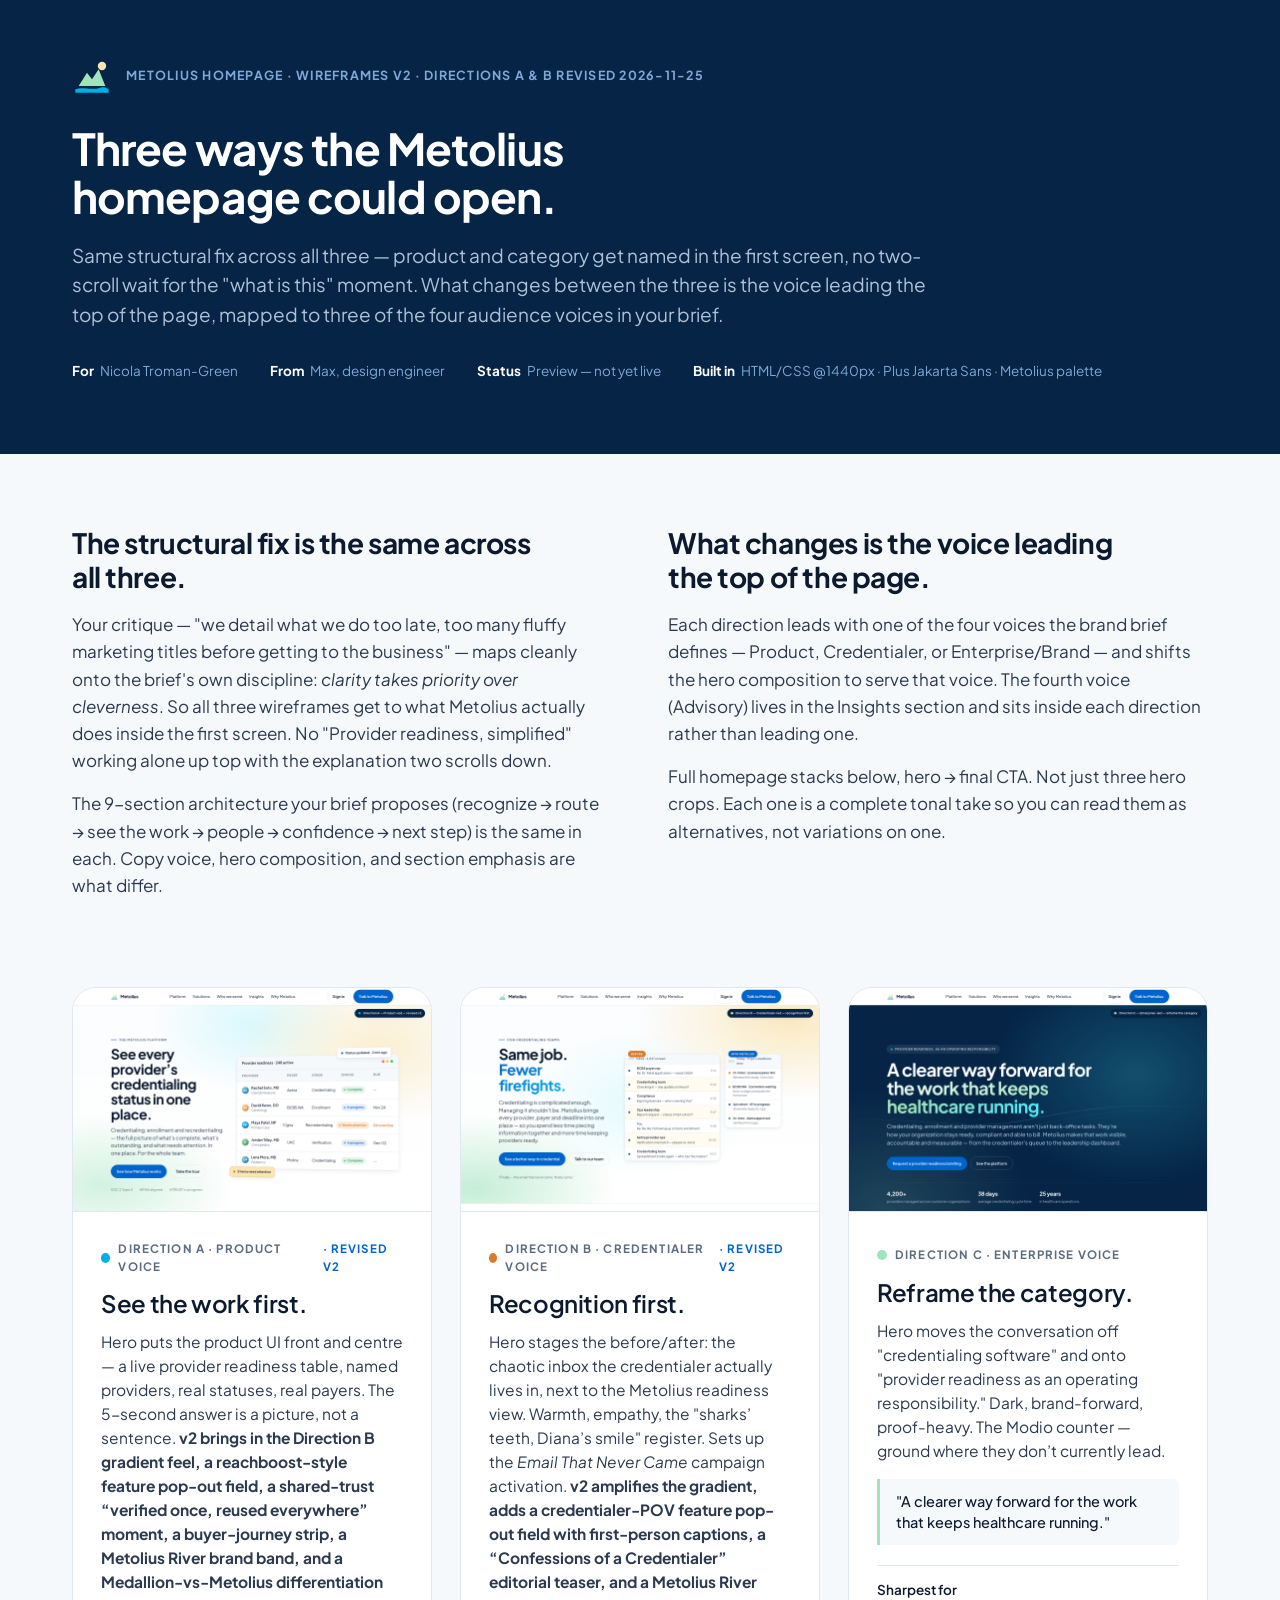
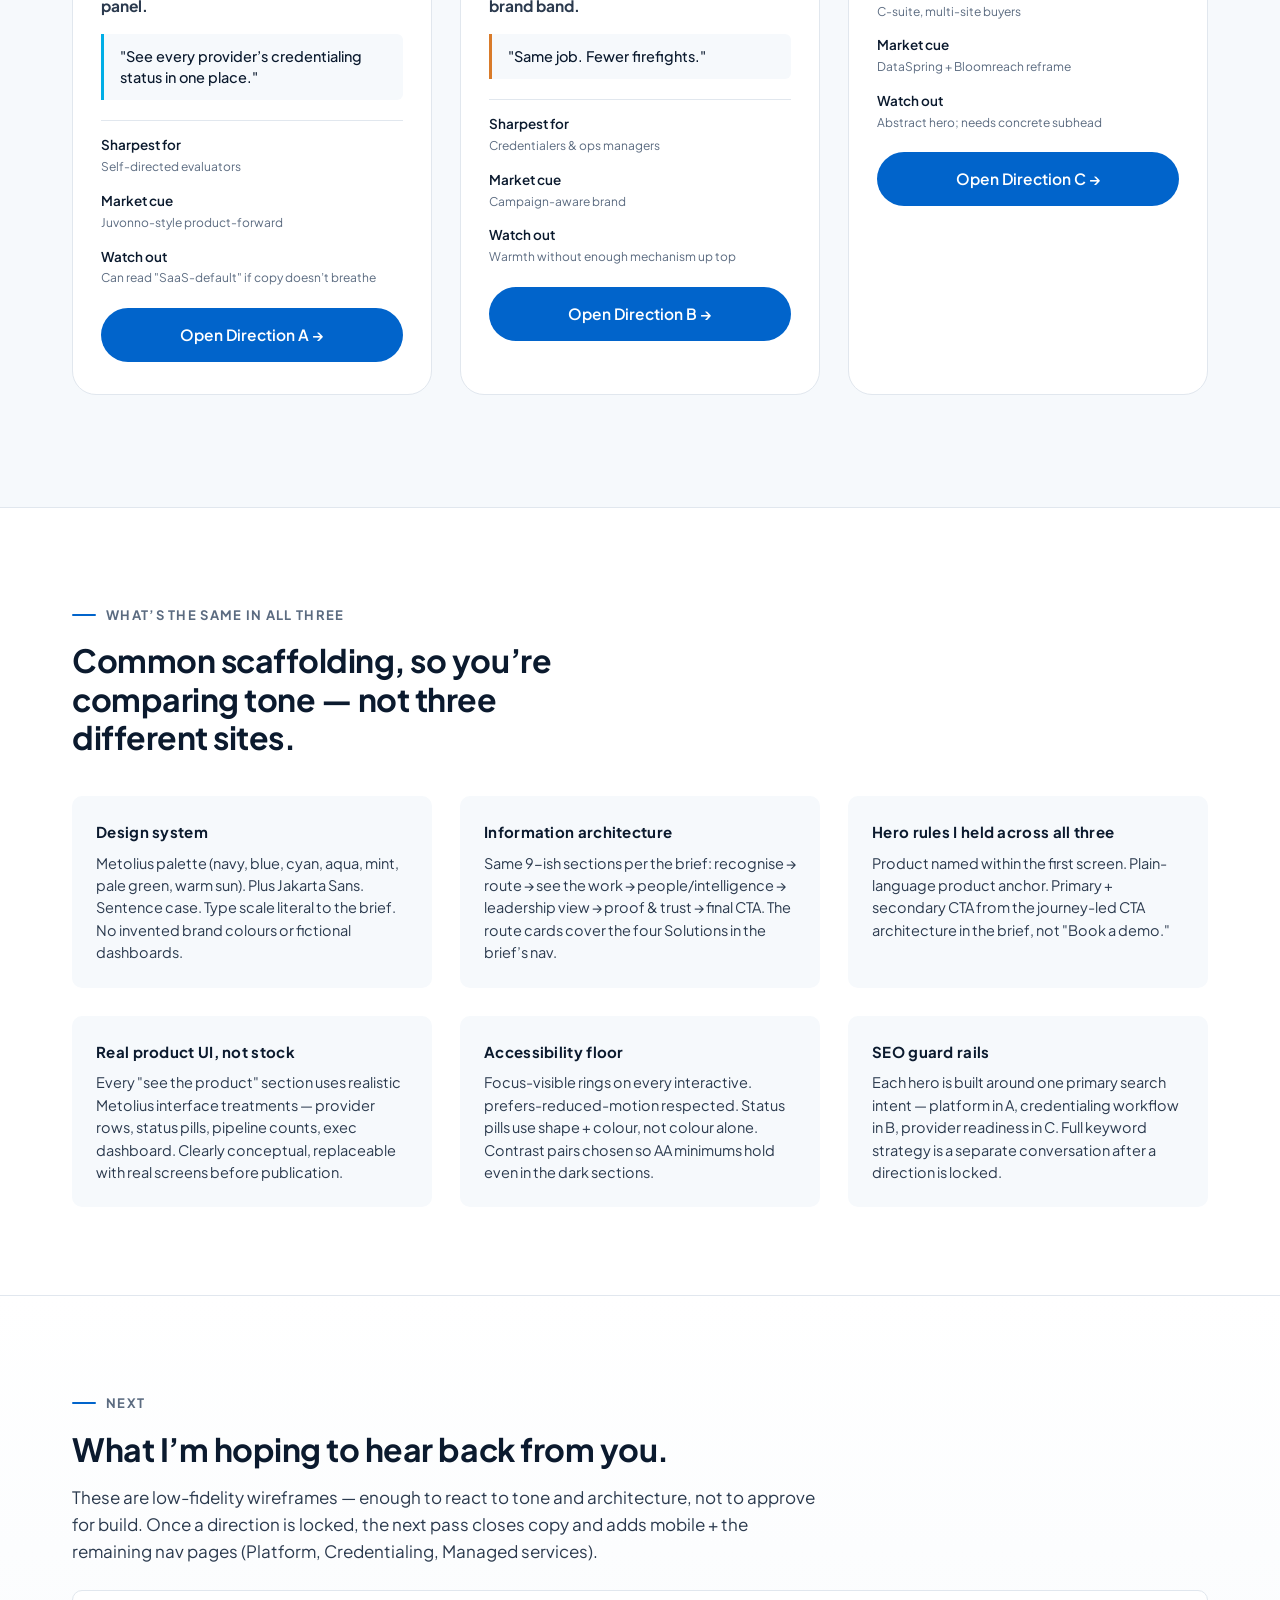
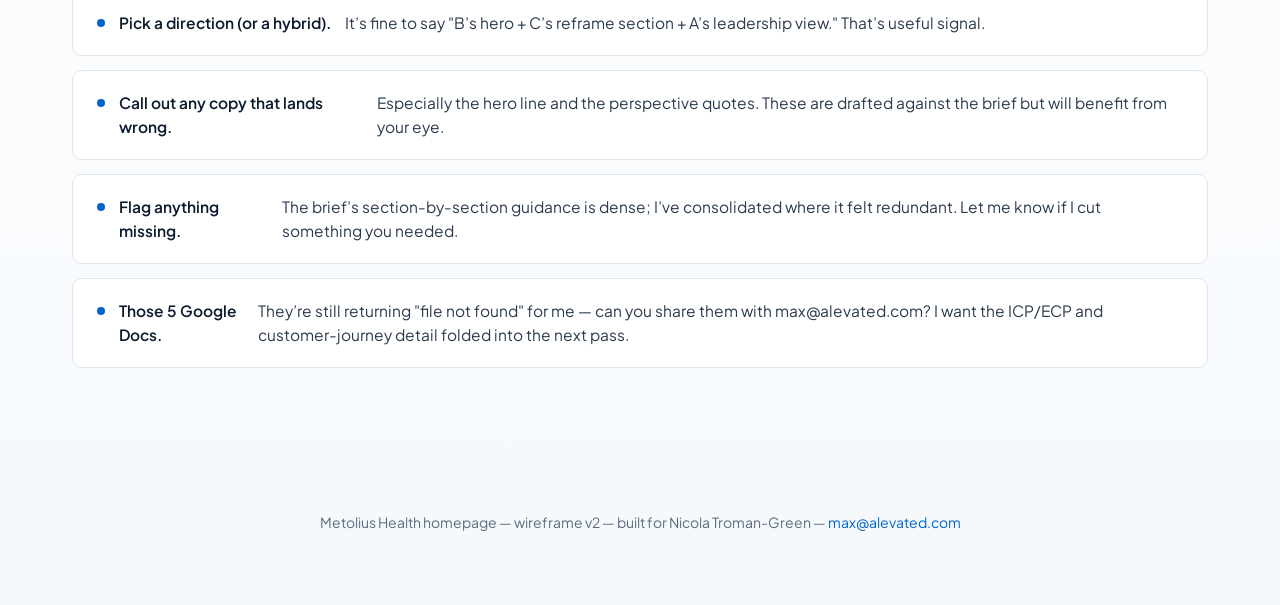
<file: index.html>
<!doctype html>
<html lang="en">
<head>
  <meta charset="utf-8">
  <meta name="viewport" content="width=device-width,initial-scale=1">
  <title>Metolius homepage — three tonal directions</title>
  <link rel="preconnect" href="https://fonts.googleapis.com">
  <link rel="preconnect" href="https://fonts.gstatic.com" crossorigin>
  <link href="https://fonts.googleapis.com/css2?family=Plus+Jakarta+Sans:wght@400;500;600;700;800&display=swap" rel="stylesheet">
  <link rel="stylesheet" href="shared/tokens.css">
  <link rel="stylesheet" href="shared/base.css">
  <style>
    body { background: var(--surface-2); }
    .top {
      background: var(--navy);
      color: #FFFFFF;
      padding: 56px 0 72px;
    }
    .top h1 { color: #FFFFFF; font-size: 44px; line-height: 1.1; letter-spacing: -0.02em; font-weight: 700; max-width: 22ch; margin: 0 0 20px; }
    .top p { color: #AFC1D6; font-size: 19px; line-height: 1.55; max-width: 62ch; margin: 0; }
    .top__meta { margin-top: 32px; display: flex; gap: 32px; color: #7FA8D8; font-size: 13.5px; }
    .top__meta strong { color: #FFFFFF; font-weight: 700; margin-right: 6px; }

    .intro {
      padding: 72px 0 24px;
    }
    .intro__grid { display: grid; grid-template-columns: 1fr 1fr; gap: 56px; }
    .intro h2 { font-size: 28px; letter-spacing: -0.015em; line-height: 1.2; margin: 0 0 18px; max-width: 24ch; }
    .intro p { font-size: 17px; line-height: 1.6; color: var(--ink-2); max-width: 62ch; }
    .intro p + p { margin-top: 16px; }

    .cards { padding: 64px 0 112px; }
    .cards__grid { display: grid; grid-template-columns: repeat(3, 1fr); gap: 28px; }
    .card {
      background: #FFFFFF;
      border: 1px solid var(--line);
      border-radius: var(--radius-xl);
      overflow: hidden;
      display: flex;
      flex-direction: column;
      transition: transform var(--motion-base) var(--ease-out),
                  box-shadow var(--motion-base) var(--ease-out);
    }
    .card:hover { transform: translateY(-4px); box-shadow: var(--shadow-3); }
    .card__preview {
      aspect-ratio: 16 / 10;
      overflow: hidden;
      border-bottom: 1px solid var(--line);
      background: var(--surface-2);
      display: block;
    }
    .card__preview img {
      width: 100%;
      height: 100%;
      object-fit: cover;
      object-position: top center;
      display: block;
    }
    .card__body { padding: 28px 28px 32px; }
    .card__eyebrow {
      display: inline-flex;
      align-items: center;
      gap: 8px;
      font-size: 11.5px;
      letter-spacing: 0.1em;
      text-transform: uppercase;
      font-weight: 700;
      color: var(--ink-3);
      margin-bottom: 14px;
    }
    .card__eyebrow .dot { width: 10px; height: 10px; border-radius: 50%; }
    .card--A .card__eyebrow .dot { background: var(--cyan); }
    .card--B .card__eyebrow .dot { background: #D97B2A; }
    .card--C .card__eyebrow .dot { background: var(--mint); }
    .card h3 { font-size: 24px; font-weight: 600; letter-spacing: -0.015em; line-height: 1.2; margin: 0 0 12px; }
    .card p { font-size: 15.5px; line-height: 1.55; color: var(--ink-2); margin: 0 0 16px; }
    .card__quote {
      margin: 16px 0 20px;
      padding: 12px 16px;
      border-left: 3px solid var(--accent);
      font-size: 14.5px;
      color: var(--ink);
      font-weight: 500;
      line-height: 1.45;
      background: var(--surface-2);
      border-radius: 0 var(--radius-sm) var(--radius-sm) 0;
    }
    .card--A .card__quote { border-left-color: var(--cyan); }
    .card--B .card__quote { border-left-color: #D97B2A; }
    .card--C .card__quote { border-left-color: var(--mint); }

    .card__meta {
      display: flex;
      flex-wrap: wrap;
      gap: 14px;
      margin: 0 0 20px;
      padding: 14px 0 0;
      border-top: 1px solid var(--line);
    }
    .card__meta div {
      font-size: 12px;
      color: var(--ink-3);
      display: flex;
      flex-direction: column;
      gap: 2px;
    }
    .card__meta strong {
      color: var(--ink);
      font-weight: 600;
      font-size: 13.5px;
    }

    .card__cta { margin-top: auto; }
    .card__cta .btn { width: 100%; justify-content: center; }

    /* What they share */
    .shared {
      background: #FFFFFF;
      border-top: 1px solid var(--line);
      border-bottom: 1px solid var(--line);
      padding: 88px 0;
    }
    .shared h2 { font-size: 32px; letter-spacing: -0.015em; line-height: 1.2; margin: 0 0 16px; max-width: 24ch; }
    .shared__grid { display: grid; grid-template-columns: repeat(3, 1fr); gap: 28px; margin-top: 40px; }
    .shared__item { padding: 24px; border-radius: var(--radius); background: var(--surface-2); }
    .shared__item h4 { font-size: 15px; font-weight: 700; letter-spacing: 0.02em; margin: 0 0 8px; color: var(--ink); }
    .shared__item p { font-size: 14.5px; line-height: 1.55; color: var(--ink-2); margin: 0; }

    .next {
      padding: 88px 0;
      background: linear-gradient(180deg, #FFFFFF 0%, var(--surface-2) 100%);
    }
    .next h2 { font-size: 32px; letter-spacing: -0.015em; line-height: 1.2; margin: 0 0 16px; max-width: 26ch; }
    .next p { font-size: 17px; line-height: 1.6; color: var(--ink-2); max-width: 62ch; }
    .next ul { margin: 24px 0 0; padding: 0; list-style: none; display: flex; flex-direction: column; gap: 14px; }
    .next li {
      padding: 20px 24px;
      background: #FFFFFF;
      border: 1px solid var(--line);
      border-radius: var(--radius);
      font-size: 15.5px;
      color: var(--ink-2);
      display: flex;
      align-items: flex-start;
      gap: 14px;
    }
    .next li::before {
      content: '';
      width: 8px; height: 8px;
      background: var(--accent);
      border-radius: 50%;
      margin-top: 8px;
      flex-shrink: 0;
    }
    .next strong { color: var(--ink); font-weight: 600; }

    .signature {
      padding: 56px 0 72px;
      text-align: center;
      color: var(--ink-3);
      font-size: 14px;
    }
    .signature a { color: var(--accent); }
  </style>
</head>
<body>

<section class="top">
  <div class="container">
    <div style="display:flex; align-items:center; gap:14px; margin-bottom:28px;">
      <svg width="40" height="40" viewBox="0 0 48 48" fill="none" xmlns="http://www.w3.org/2000/svg" aria-hidden="true">
        <path d="M8 36 L18 20 L24 28 L32 16 L40 36 Z" fill="#A0E4BC"/>
        <circle cx="36" cy="12" r="5" fill="#FCE5B0"/>
        <path d="M4 40 C14 36, 22 42, 34 38 C40 36, 44 40, 44 40 L44 44 L4 44 Z" fill="#00AEE6"/>
      </svg>
      <span style="color:#7FA8D8; letter-spacing:0.1em; text-transform:uppercase; font-size:12.5px; font-weight:700;">Metolius homepage · wireframes v2 · directions A &amp; B revised 2026-11-25</span>
    </div>
    <h1>Three ways the Metolius homepage could open.</h1>
    <p>Same structural fix across all three — product and category get named in the first screen, no two-scroll wait for the "what is this" moment. What changes between the three is the voice leading the top of the page, mapped to three of the four audience voices in your brief.</p>
    <div class="top__meta">
      <div><strong>For</strong>Nicola Troman-Green</div>
      <div><strong>From</strong>Max, design engineer</div>
      <div><strong>Status</strong>Preview — not yet live</div>
      <div><strong>Built in</strong>HTML/CSS @1440px · Plus Jakarta Sans · Metolius palette</div>
    </div>
  </div>
</section>

<section class="intro">
  <div class="container">
    <div class="intro__grid">
      <div>
        <h2>The structural fix is the same across all three.</h2>
        <p>Your critique — "we detail what we do too late, too many fluffy marketing titles before getting to the business" — maps cleanly onto the brief's own discipline: <em>clarity takes priority over cleverness</em>. So all three wireframes get to what Metolius actually does inside the first screen. No "Provider readiness, simplified" working alone up top with the explanation two scrolls down.</p>
        <p>The 9-section architecture your brief proposes (recognize → route → see the work → people → confidence → next step) is the same in each. Copy voice, hero composition, and section emphasis are what differ.</p>
      </div>
      <div>
        <h2>What changes is the voice leading the top of the page.</h2>
        <p>Each direction leads with one of the four voices the brand brief defines — Product, Credentialer, or Enterprise/Brand — and shifts the hero composition to serve that voice. The fourth voice (Advisory) lives in the Insights section and sits inside each direction rather than leading one.</p>
        <p>Full homepage stacks below, hero → final CTA. Not just three hero crops. Each one is a complete tonal take so you can read them as alternatives, not variations on one.</p>
      </div>
    </div>
  </div>
</section>

<section class="cards">
  <div class="container">
    <div class="cards__grid">

      <!-- Direction A -->
      <div class="card card--A">
        <a class="card__preview" href="A-product/index.html" target="_blank" rel="noopener">
          <img src="assets/preview-A-product-hero.png" alt="Direction A hero preview: product-led, with a live credentialing status table">
        </a>
        <div class="card__body">
          <span class="card__eyebrow"><span class="dot"></span>Direction A · Product voice <span style="color: var(--accent); font-weight:700;">· revised v2</span></span>
          <h3>See the work first.</h3>
          <p>Hero puts the product UI front and centre — a live provider readiness table, named providers, real statuses, real payers. The 5-second answer is a picture, not a sentence. <strong>v2 brings in the Direction B gradient feel, a reachboost-style feature pop-out field, a shared-trust &ldquo;verified once, reused everywhere&rdquo; moment, a buyer-journey strip, a Metolius River brand band, and a Medallion-vs-Metolius differentiation panel.</strong></p>
          <div class="card__quote">"See every provider&rsquo;s credentialing status in one place."</div>
          <div class="card__meta">
            <div><strong>Sharpest for</strong>Self-directed evaluators</div>
            <div><strong>Market cue</strong>Juvonno-style product-forward</div>
            <div><strong>Watch out</strong>Can read "SaaS-default" if copy doesn&rsquo;t breathe</div>
          </div>
          <div class="card__cta">
            <a class="btn btn--primary" href="A-product/index.html" target="_blank" rel="noopener">Open Direction A &rarr;</a>
          </div>
        </div>
      </div>

      <!-- Direction B -->
      <div class="card card--B">
        <a class="card__preview" href="B-credentialer/index.html" target="_blank" rel="noopener">
          <img src="assets/preview-B-credentialer-hero.png" alt="Direction B hero preview: credentialer-led, with chaotic inbox vs clean Metolius queue">
        </a>
        <div class="card__body">
          <span class="card__eyebrow"><span class="dot"></span>Direction B · Credentialer voice <span style="color: var(--accent); font-weight:700;">· revised v2</span></span>
          <h3>Recognition first.</h3>
          <p>Hero stages the before/after: the chaotic inbox the credentialer actually lives in, next to the Metolius readiness view. Warmth, empathy, the "sharks&rsquo; teeth, Diana&rsquo;s smile" register. Sets up the <em>Email That Never Came</em> campaign activation. <strong>v2 amplifies the gradient, adds a credentialer-POV feature pop-out field with first-person captions, a &ldquo;Confessions of a Credentialer&rdquo; editorial teaser, and a Metolius River brand band.</strong></p>
          <div class="card__quote">"Same job. Fewer firefights."</div>
          <div class="card__meta">
            <div><strong>Sharpest for</strong>Credentialers &amp; ops managers</div>
            <div><strong>Market cue</strong>Campaign-aware brand</div>
            <div><strong>Watch out</strong>Warmth without enough mechanism up top</div>
          </div>
          <div class="card__cta">
            <a class="btn btn--primary" href="B-credentialer/index.html" target="_blank" rel="noopener">Open Direction B &rarr;</a>
          </div>
        </div>
      </div>

      <!-- Direction C -->
      <div class="card card--C">
        <a class="card__preview" href="C-enterprise/index.html" target="_blank" rel="noopener">
          <img src="assets/preview-C-enterprise-hero.png" alt="Direction C hero preview: enterprise-led, dark brand hero with provider readiness framing">
        </a>
        <div class="card__body">
          <span class="card__eyebrow"><span class="dot"></span>Direction C · Enterprise voice</span>
          <h3>Reframe the category.</h3>
          <p>Hero moves the conversation off "credentialing software" and onto "provider readiness as an operating responsibility." Dark, brand-forward, proof-heavy. The Modio counter — ground where they don&rsquo;t currently lead.</p>
          <div class="card__quote">"A clearer way forward for the work that keeps healthcare running."</div>
          <div class="card__meta">
            <div><strong>Sharpest for</strong>C-suite, multi-site buyers</div>
            <div><strong>Market cue</strong>DataSpring + Bloomreach reframe</div>
            <div><strong>Watch out</strong>Abstract hero; needs concrete subhead</div>
          </div>
          <div class="card__cta">
            <a class="btn btn--primary" href="C-enterprise/index.html" target="_blank" rel="noopener">Open Direction C &rarr;</a>
          </div>
        </div>
      </div>

    </div>
  </div>
</section>

<section class="shared">
  <div class="container">
    <span class="kicker">What&rsquo;s the same in all three</span>
    <h2>Common scaffolding, so you&rsquo;re comparing tone — not three different sites.</h2>
    <div class="shared__grid">
      <div class="shared__item">
        <h4>Design system</h4>
        <p>Metolius palette (navy, blue, cyan, aqua, mint, pale green, warm sun). Plus Jakarta Sans. Sentence case. Type scale literal to the brief. No invented brand colours or fictional dashboards.</p>
      </div>
      <div class="shared__item">
        <h4>Information architecture</h4>
        <p>Same 9-ish sections per the brief: recognise → route → see the work → people/intelligence → leadership view → proof &amp; trust → final CTA. The route cards cover the four Solutions in the brief&rsquo;s nav.</p>
      </div>
      <div class="shared__item">
        <h4>Hero rules I held across all three</h4>
        <p>Product named within the first screen. Plain-language product anchor. Primary + secondary CTA from the journey-led CTA architecture in the brief, not "Book a demo."</p>
      </div>
      <div class="shared__item">
        <h4>Real product UI, not stock</h4>
        <p>Every "see the product" section uses realistic Metolius interface treatments — provider rows, status pills, pipeline counts, exec dashboard. Clearly conceptual, replaceable with real screens before publication.</p>
      </div>
      <div class="shared__item">
        <h4>Accessibility floor</h4>
        <p>Focus-visible rings on every interactive. prefers-reduced-motion respected. Status pills use shape + colour, not colour alone. Contrast pairs chosen so AA minimums hold even in the dark sections.</p>
      </div>
      <div class="shared__item">
        <h4>SEO guard rails</h4>
        <p>Each hero is built around one primary search intent — platform in A, credentialing workflow in B, provider readiness in C. Full keyword strategy is a separate conversation after a direction is locked.</p>
      </div>
    </div>
  </div>
</section>

<section class="next">
  <div class="container">
    <span class="kicker">Next</span>
    <h2>What I&rsquo;m hoping to hear back from you.</h2>
    <p>These are low-fidelity wireframes — enough to react to tone and architecture, not to approve for build. Once a direction is locked, the next pass closes copy and adds mobile + the remaining nav pages (Platform, Credentialing, Managed services).</p>
    <ul>
      <li><strong>Pick a direction (or a hybrid).</strong> It&rsquo;s fine to say "B&rsquo;s hero + C&rsquo;s reframe section + A&rsquo;s leadership view." That&rsquo;s useful signal.</li>
      <li><strong>Call out any copy that lands wrong.</strong> Especially the hero line and the perspective quotes. These are drafted against the brief but will benefit from your eye.</li>
      <li><strong>Flag anything missing.</strong> The brief&rsquo;s section-by-section guidance is dense; I&rsquo;ve consolidated where it felt redundant. Let me know if I cut something you needed.</li>
      <li><strong>Those 5 Google Docs.</strong> They&rsquo;re still returning "file not found" for me — can you share them with max@alevated.com? I want the ICP/ECP and customer-journey detail folded into the next pass.</li>
    </ul>
  </div>
</section>

<section class="signature">
  <div class="container">
    Metolius Health homepage — wireframe v2 — built for Nicola Troman-Green — <a href="mailto:max@alevated.com">max@alevated.com</a>
  </div>
</section>

<script>
  // Hide the direction badge on this overview page (it's only for the direction pages themselves).
</script>
</body>
</html>
</file>
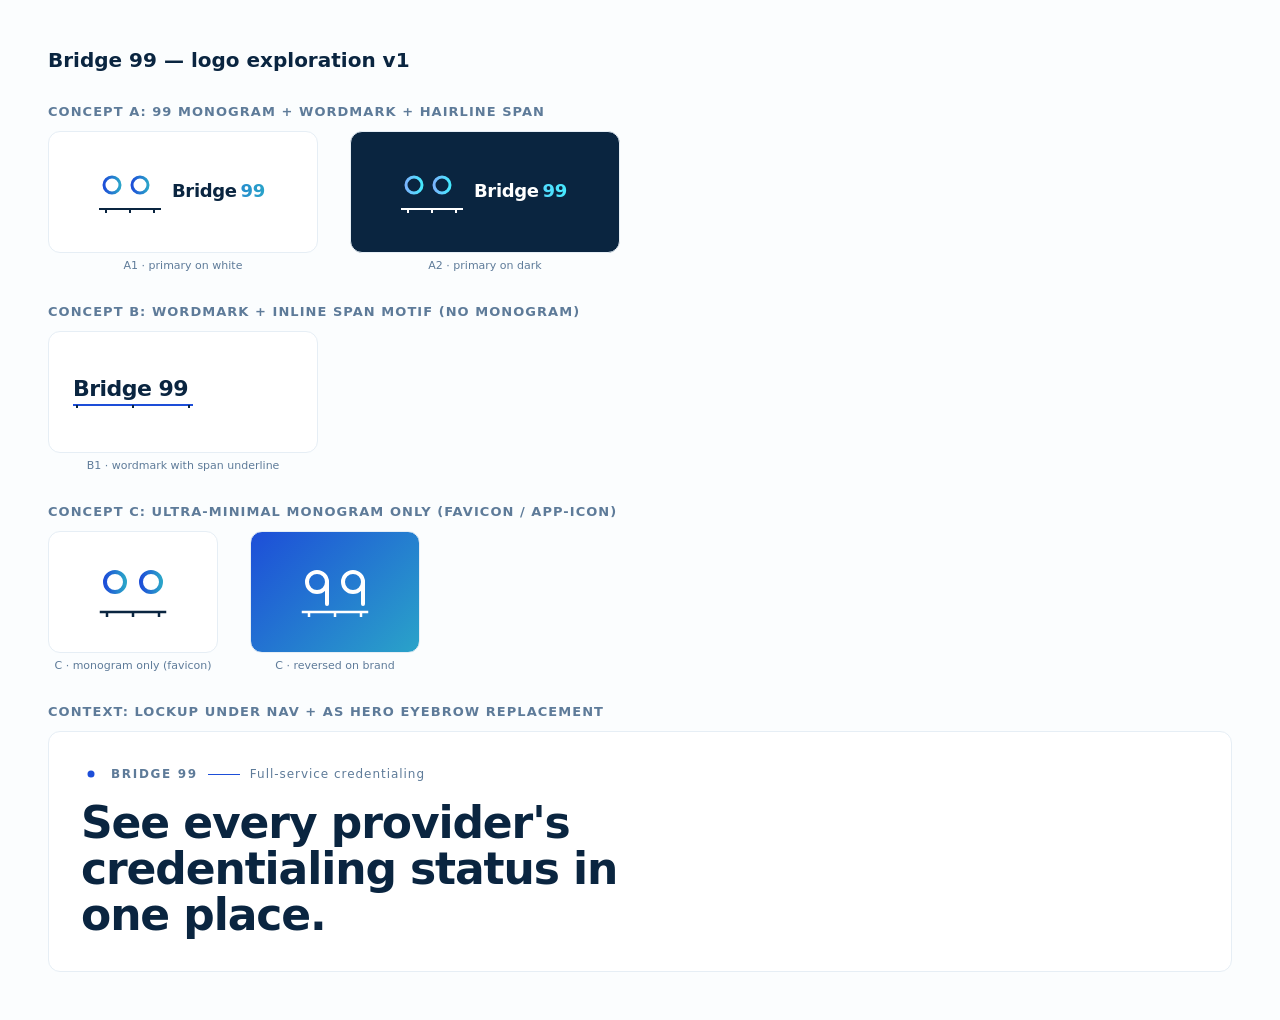
<file: _logo-preview/index.html>
<!DOCTYPE html>
<html>
<head>
<meta charset="utf-8">
<title>Bridge 99 logo exploration</title>
<style>
  body { font-family: -apple-system, 'Inter', system-ui, sans-serif; background: #FBFDFE; margin: 0; padding: 48px; color: #0A2540; }
  h1 { font-size: 20px; font-weight: 700; margin: 0 0 24px; }
  h2 { font-size: 13px; font-weight: 600; text-transform: uppercase; letter-spacing: 0.08em; color: #5E7B99; margin: 32px 0 12px; }
  .row { display: flex; gap: 32px; align-items: center; flex-wrap: wrap; margin-bottom: 16px; }
  .swatch { background: #FFF; border: 1px solid #E6EEF5; border-radius: 12px; padding: 24px; display: flex; align-items: center; justify-content: center; min-width: 220px; min-height: 72px; }
  .swatch--dark { background: #0A2540; }
  .swatch--brand { background: linear-gradient(135deg, #1D4ED8 0%, #2AA3C9 100%); }
  .tiny { font-size: 11px; color: #5E7B99; margin-top: 6px; text-align: center; }
  svg { display: block; }
</style>
</head>
<body>

<h1>Bridge 99 — logo exploration v1</h1>

<h2>Concept A: 99 monogram + wordmark + hairline span</h2>
<div class="row">
  <div>
    <div class="swatch">
      <!-- Primary -->
      <svg xmlns="http://www.w3.org/2000/svg" viewBox="0 0 170 50" width="170" height="50" role="img" aria-label="Bridge 99">
        <defs>
          <linearGradient id="g1" x1="0" y1="0" x2="1" y2="0">
            <stop offset="0" stop-color="#1D4ED8"/>
            <stop offset="1" stop-color="#2AA3C9"/>
          </linearGradient>
        </defs>
        <g fill="none" stroke="url(#g1)" stroke-width="3" stroke-linecap="round" stroke-linejoin="round">
          <circle cx="14" cy="18" r="8"/>
          <path d="M22 18 L22 34"/>
          <circle cx="42" cy="18" r="8"/>
          <path d="M50 18 L50 34"/>
        </g>
        <line x1="2" y1="42" x2="62" y2="42" stroke="#0A2540" stroke-width="2" stroke-linecap="square"/>
        <line x1="8" y1="42" x2="8" y2="46" stroke="#0A2540" stroke-width="2"/>
        <line x1="32" y1="42" x2="32" y2="46" stroke="#0A2540" stroke-width="2"/>
        <line x1="56" y1="42" x2="56" y2="46" stroke="#0A2540" stroke-width="2"/>
        <text x="74" y="30" font-family="Inter, system-ui" font-size="18" font-weight="700" letter-spacing="-0.02em" fill="#0A2540">Bridge<tspan dx="4" fill="url(#g1)">99</tspan></text>
      </svg>
    </div>
    <div class="tiny">A1 · primary on white</div>
  </div>

  <div>
    <div class="swatch swatch--dark">
      <svg xmlns="http://www.w3.org/2000/svg" viewBox="0 0 170 50" width="170" height="50">
        <defs>
          <linearGradient id="g1b" x1="0" y1="0" x2="1" y2="0">
            <stop offset="0" stop-color="#7AB5FF"/>
            <stop offset="1" stop-color="#45E9FE"/>
          </linearGradient>
        </defs>
        <g fill="none" stroke="url(#g1b)" stroke-width="3" stroke-linecap="round" stroke-linejoin="round">
          <circle cx="14" cy="18" r="8"/>
          <path d="M22 18 L22 34"/>
          <circle cx="42" cy="18" r="8"/>
          <path d="M50 18 L50 34"/>
        </g>
        <line x1="2" y1="42" x2="62" y2="42" stroke="#FFF" stroke-width="2" stroke-linecap="square"/>
        <line x1="8" y1="42" x2="8" y2="46" stroke="#FFF" stroke-width="2"/>
        <line x1="32" y1="42" x2="32" y2="46" stroke="#FFF" stroke-width="2"/>
        <line x1="56" y1="42" x2="56" y2="46" stroke="#FFF" stroke-width="2"/>
        <text x="74" y="30" font-family="Inter, system-ui" font-size="18" font-weight="700" letter-spacing="-0.02em" fill="#FFF">Bridge<tspan dx="4" fill="url(#g1b)">99</tspan></text>
      </svg>
    </div>
    <div class="tiny">A2 · primary on dark</div>
  </div>
</div>

<h2>Concept B: wordmark + inline span motif (no monogram)</h2>
<div class="row">
  <div>
    <div class="swatch">
      <svg xmlns="http://www.w3.org/2000/svg" viewBox="0 0 220 40" width="220" height="40">
        <text x="0" y="24" font-family="Inter, system-ui" font-size="22" font-weight="700" letter-spacing="-0.025em" fill="#0A2540">Bridge 99</text>
        <line x1="0" y1="33" x2="120" y2="33" stroke="#1D4ED8" stroke-width="2"/>
        <line x1="4" y1="33" x2="4" y2="36" stroke="#0A2540" stroke-width="2"/>
        <line x1="60" y1="33" x2="60" y2="36" stroke="#0A2540" stroke-width="2"/>
        <line x1="116" y1="33" x2="116" y2="36" stroke="#0A2540" stroke-width="2"/>
      </svg>
    </div>
    <div class="tiny">B1 · wordmark with span underline</div>
  </div>
</div>

<h2>Concept C: ultra-minimal monogram only (favicon / app-icon)</h2>
<div class="row">
  <div>
    <div class="swatch" style="min-width:120px;">
      <svg xmlns="http://www.w3.org/2000/svg" viewBox="0 0 72 56" width="72" height="56">
        <defs>
          <linearGradient id="gc1" x1="0" y1="0" x2="1" y2="0">
            <stop offset="0" stop-color="#1D4ED8"/>
            <stop offset="1" stop-color="#2AA3C9"/>
          </linearGradient>
        </defs>
        <g fill="none" stroke="url(#gc1)" stroke-width="4" stroke-linecap="round" stroke-linejoin="round">
          <circle cx="18" cy="18" r="10"/>
          <path d="M28 18 L28 40"/>
          <circle cx="54" cy="18" r="10"/>
          <path d="M64 18 L64 40"/>
        </g>
        <line x1="4" y1="48" x2="68" y2="48" stroke="#0A2540" stroke-width="2.5" stroke-linecap="square"/>
        <line x1="10" y1="48" x2="10" y2="53" stroke="#0A2540" stroke-width="2.5"/>
        <line x1="36" y1="48" x2="36" y2="53" stroke="#0A2540" stroke-width="2.5"/>
        <line x1="62" y1="48" x2="62" y2="53" stroke="#0A2540" stroke-width="2.5"/>
      </svg>
    </div>
    <div class="tiny">C · monogram only (favicon)</div>
  </div>

  <div>
    <div class="swatch swatch--brand" style="min-width:120px;">
      <svg xmlns="http://www.w3.org/2000/svg" viewBox="0 0 72 56" width="72" height="56">
        <g fill="none" stroke="#FFF" stroke-width="4" stroke-linecap="round" stroke-linejoin="round">
          <circle cx="18" cy="18" r="10"/>
          <path d="M28 18 L28 40"/>
          <circle cx="54" cy="18" r="10"/>
          <path d="M64 18 L64 40"/>
        </g>
        <line x1="4" y1="48" x2="68" y2="48" stroke="#FFF" stroke-width="2.5" stroke-linecap="square"/>
        <line x1="10" y1="48" x2="10" y2="53" stroke="#FFF" stroke-width="2.5"/>
        <line x1="36" y1="48" x2="36" y2="53" stroke="#FFF" stroke-width="2.5"/>
        <line x1="62" y1="48" x2="62" y2="53" stroke="#FFF" stroke-width="2.5"/>
      </svg>
    </div>
    <div class="tiny">C · reversed on brand</div>
  </div>
</div>

<h2>Context: lockup under nav + as hero eyebrow replacement</h2>
<div class="swatch" style="min-width: 600px; align-items: flex-start; flex-direction: column; padding: 32px;">
  <div style="display:flex; align-items:center; gap: 10px;">
    <svg width="20" height="20" viewBox="0 0 20 20" aria-hidden="true">
      <circle cx="10" cy="10" r="3.5" fill="#1D4ED8"/>
    </svg>
    <span style="font-size:12px; letter-spacing:0.14em; text-transform:uppercase; color:#5E7B99; font-weight:600;">Bridge 99</span>
    <span style="width:32px; height:1px; background:#1D4ED8;"></span>
    <span style="font-size:12px; letter-spacing:0.08em; color:#5E7B99;">Full-service credentialing</span>
  </div>
  <div style="font-size: 44px; font-weight: 700; letter-spacing:-0.025em; line-height:1.05; margin-top: 16px; max-width: 580px;">
    See every provider's credentialing status in one place.
  </div>
</div>

</body>
</html>
</file>
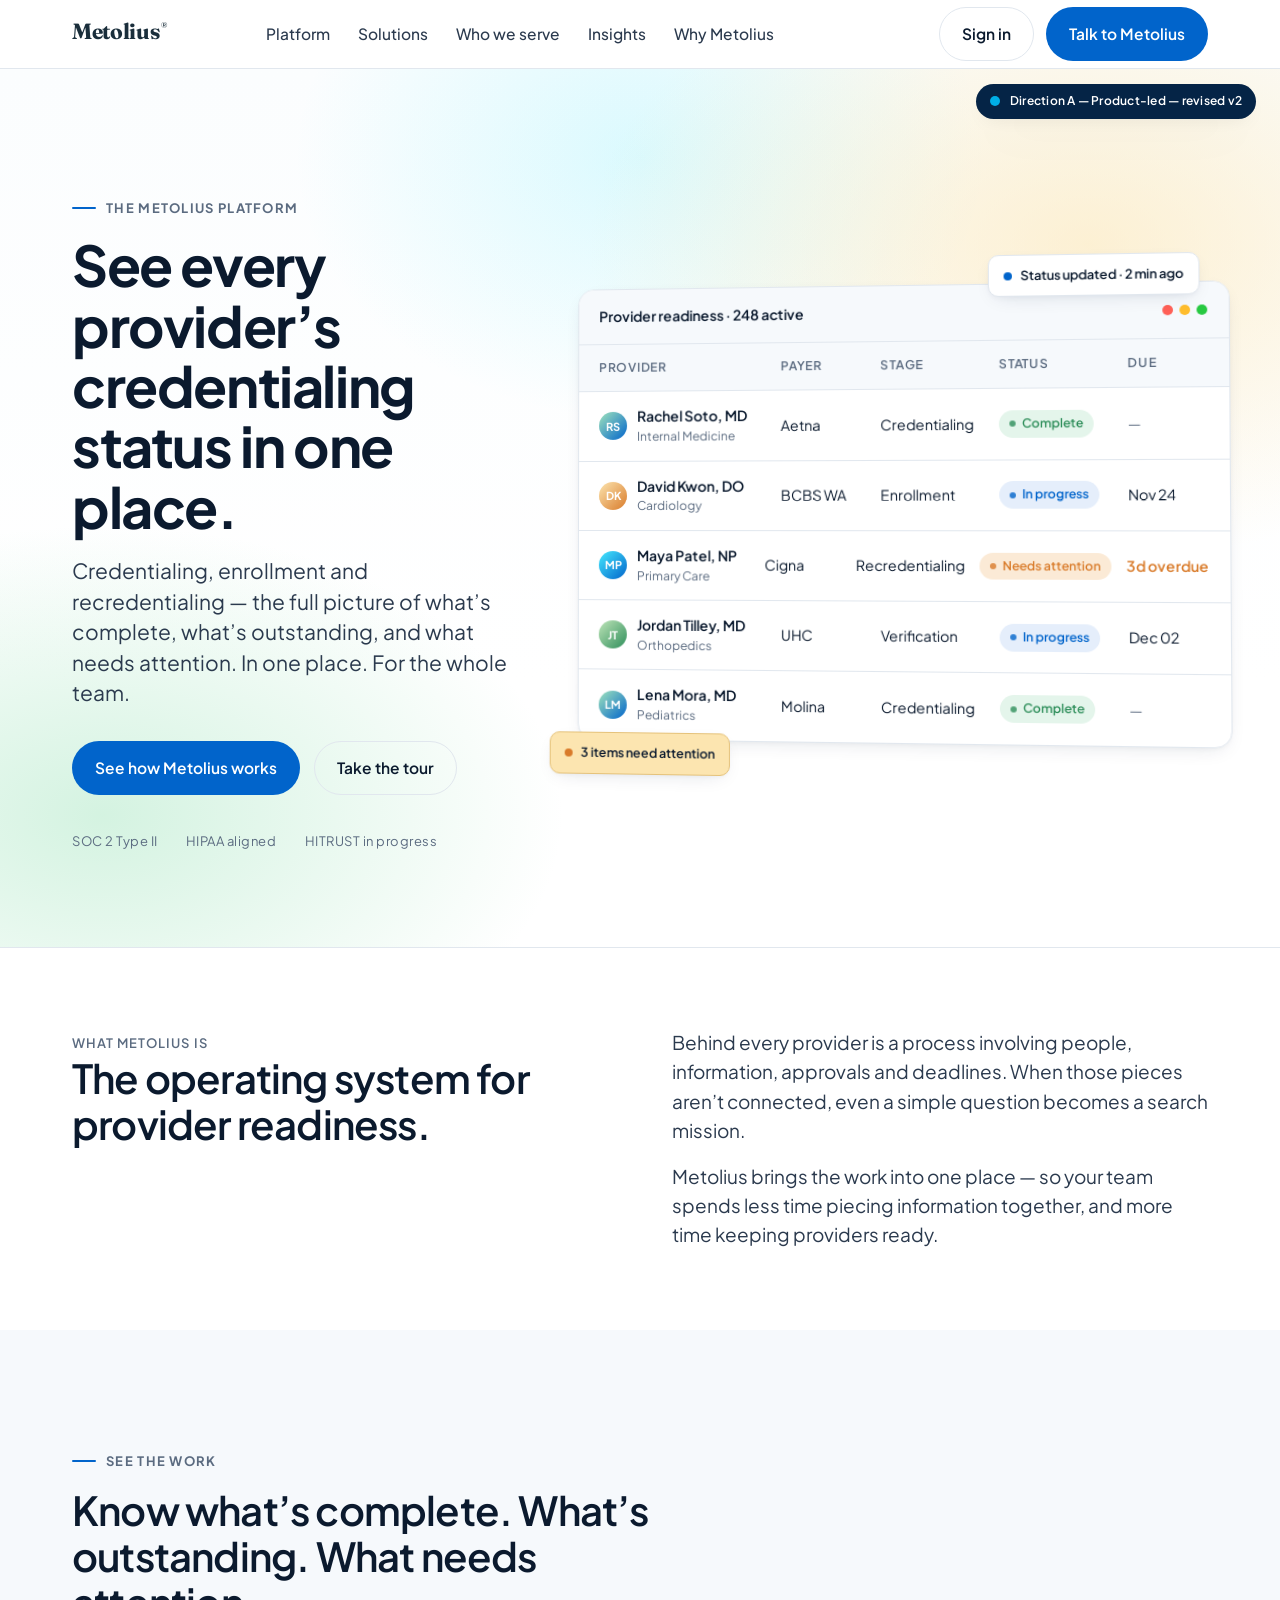
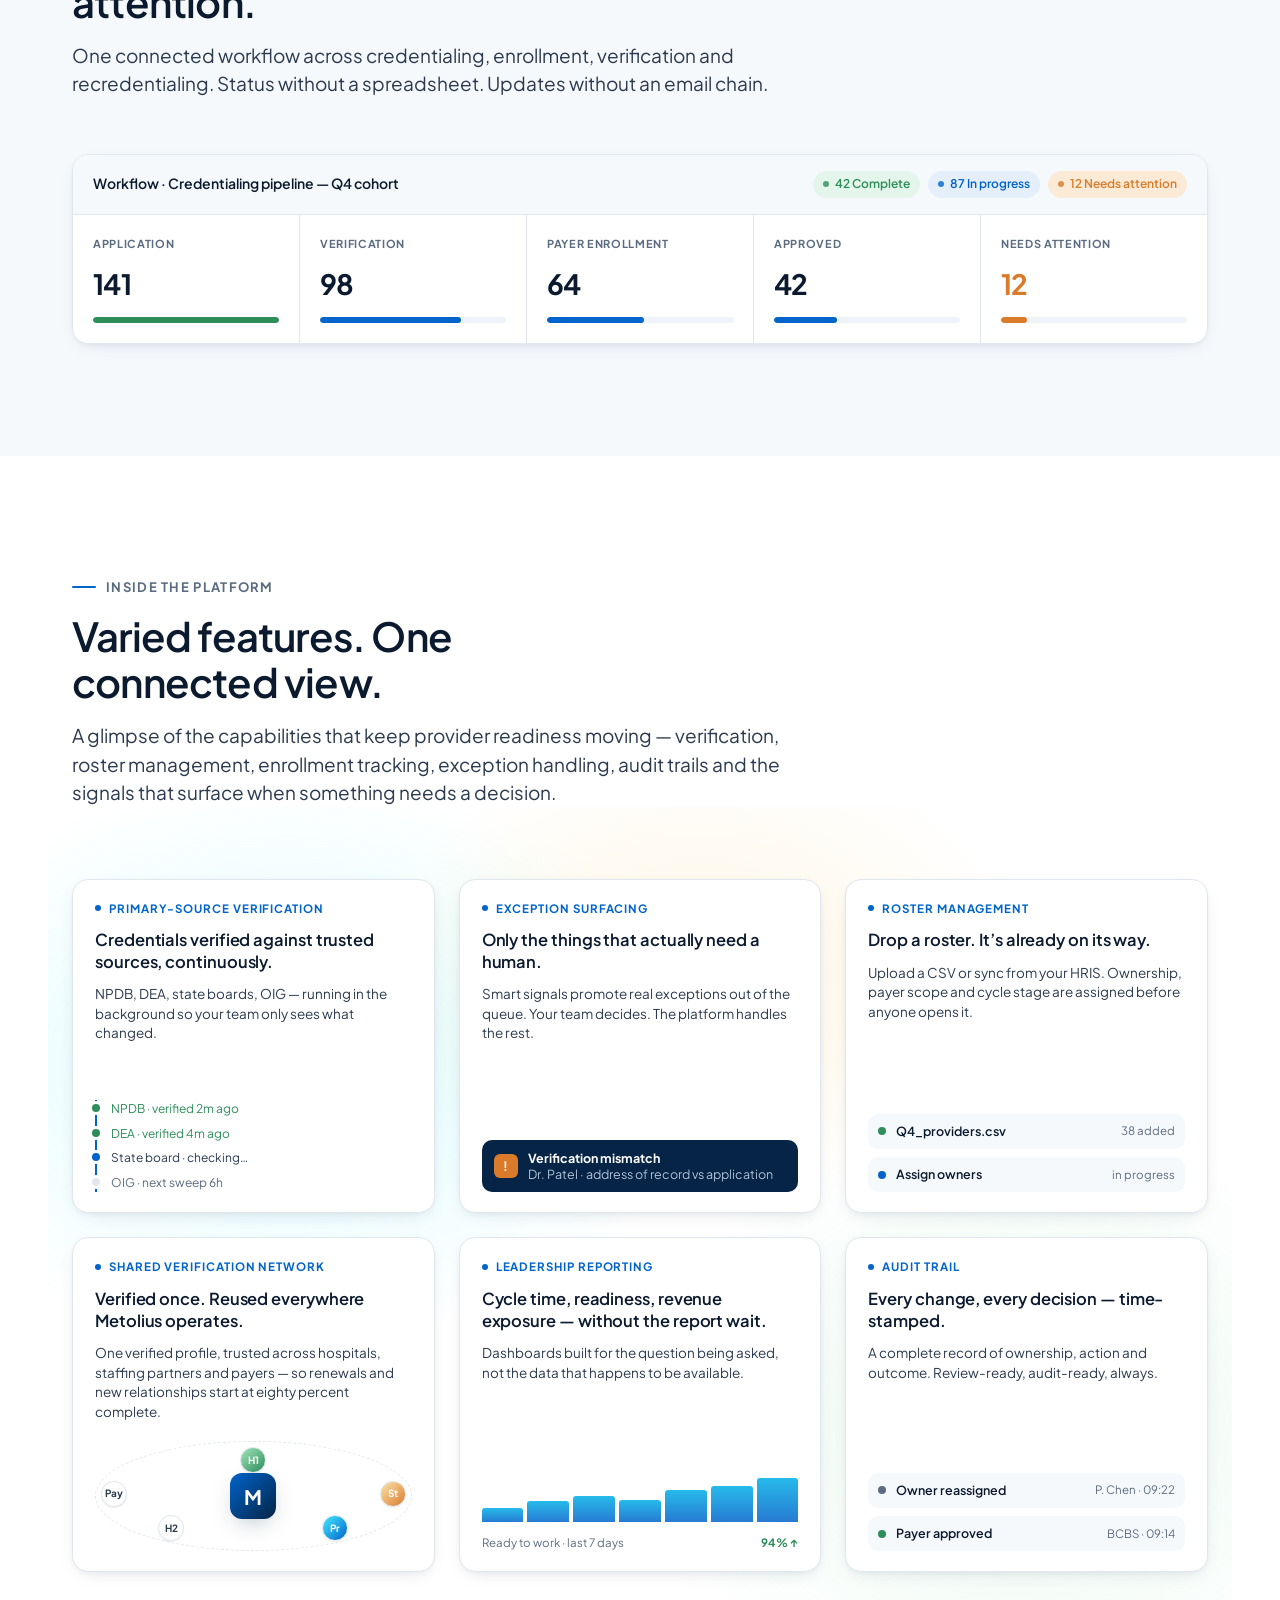
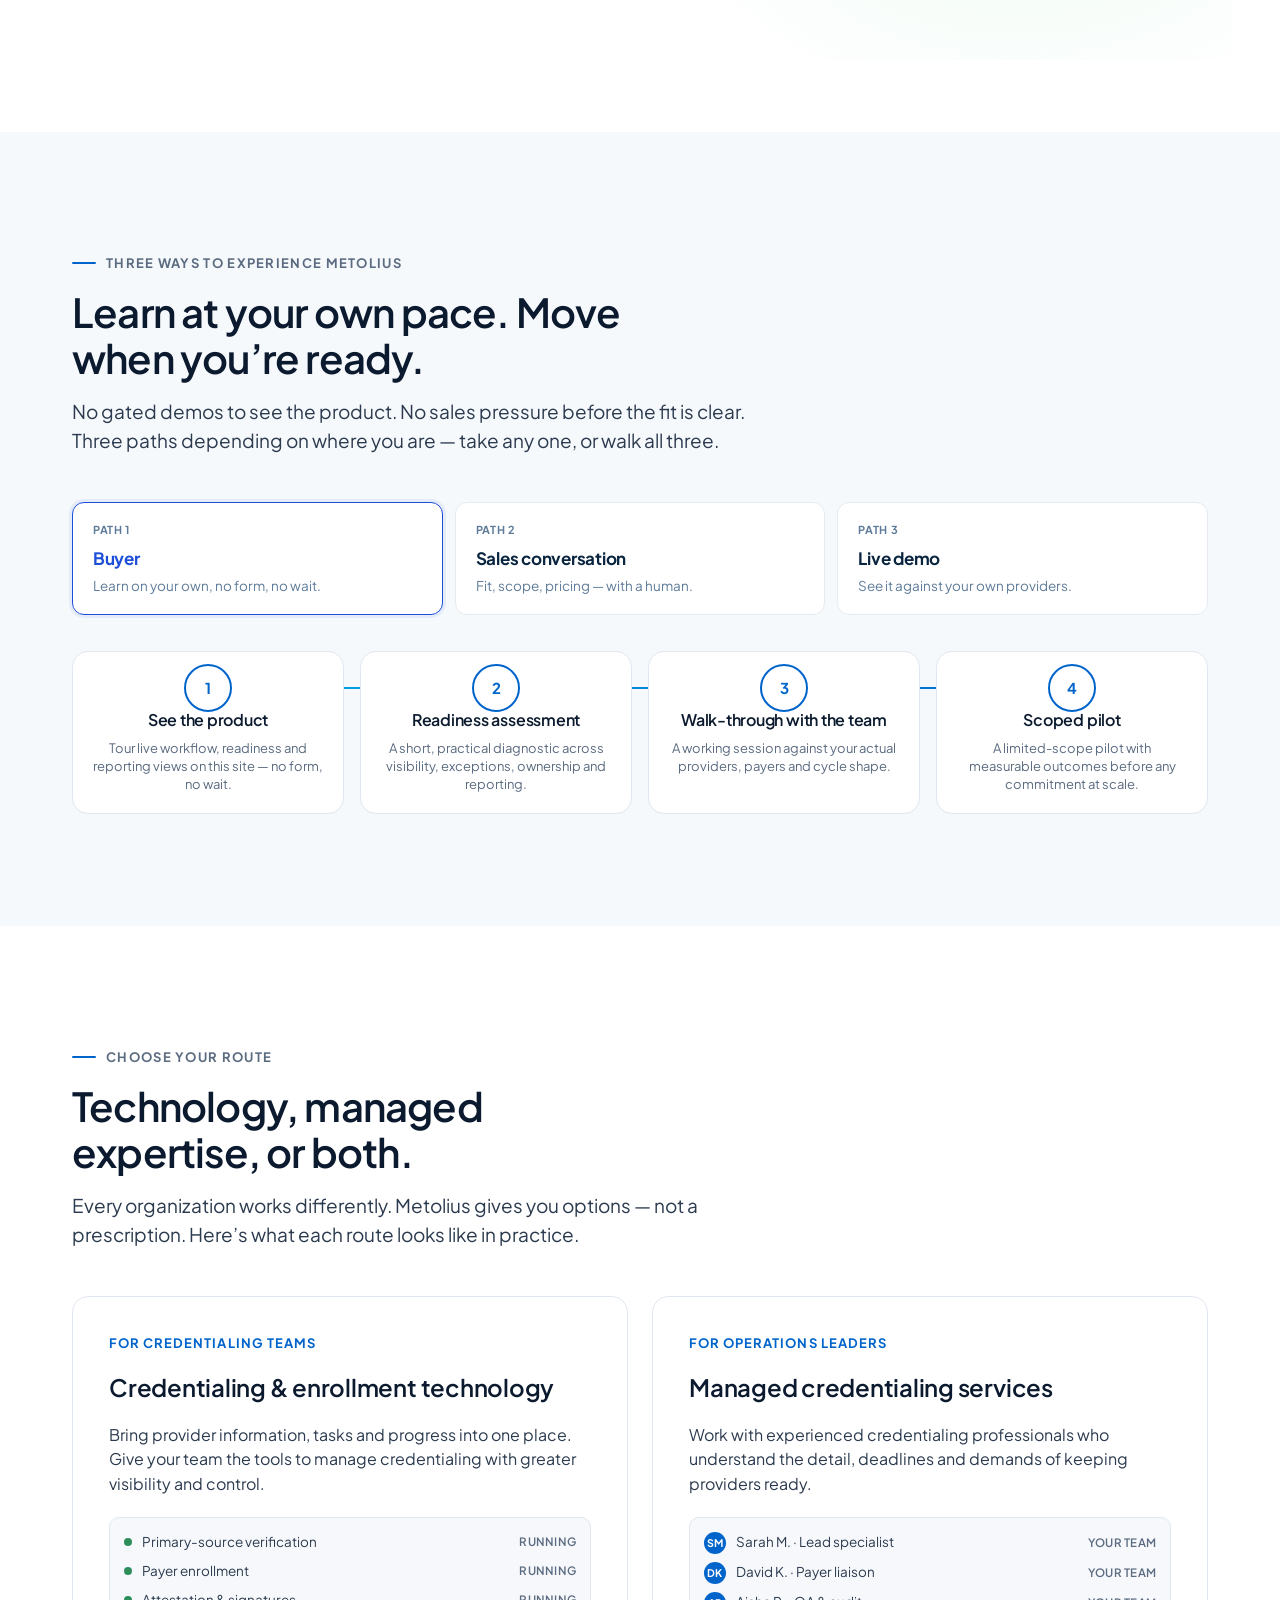
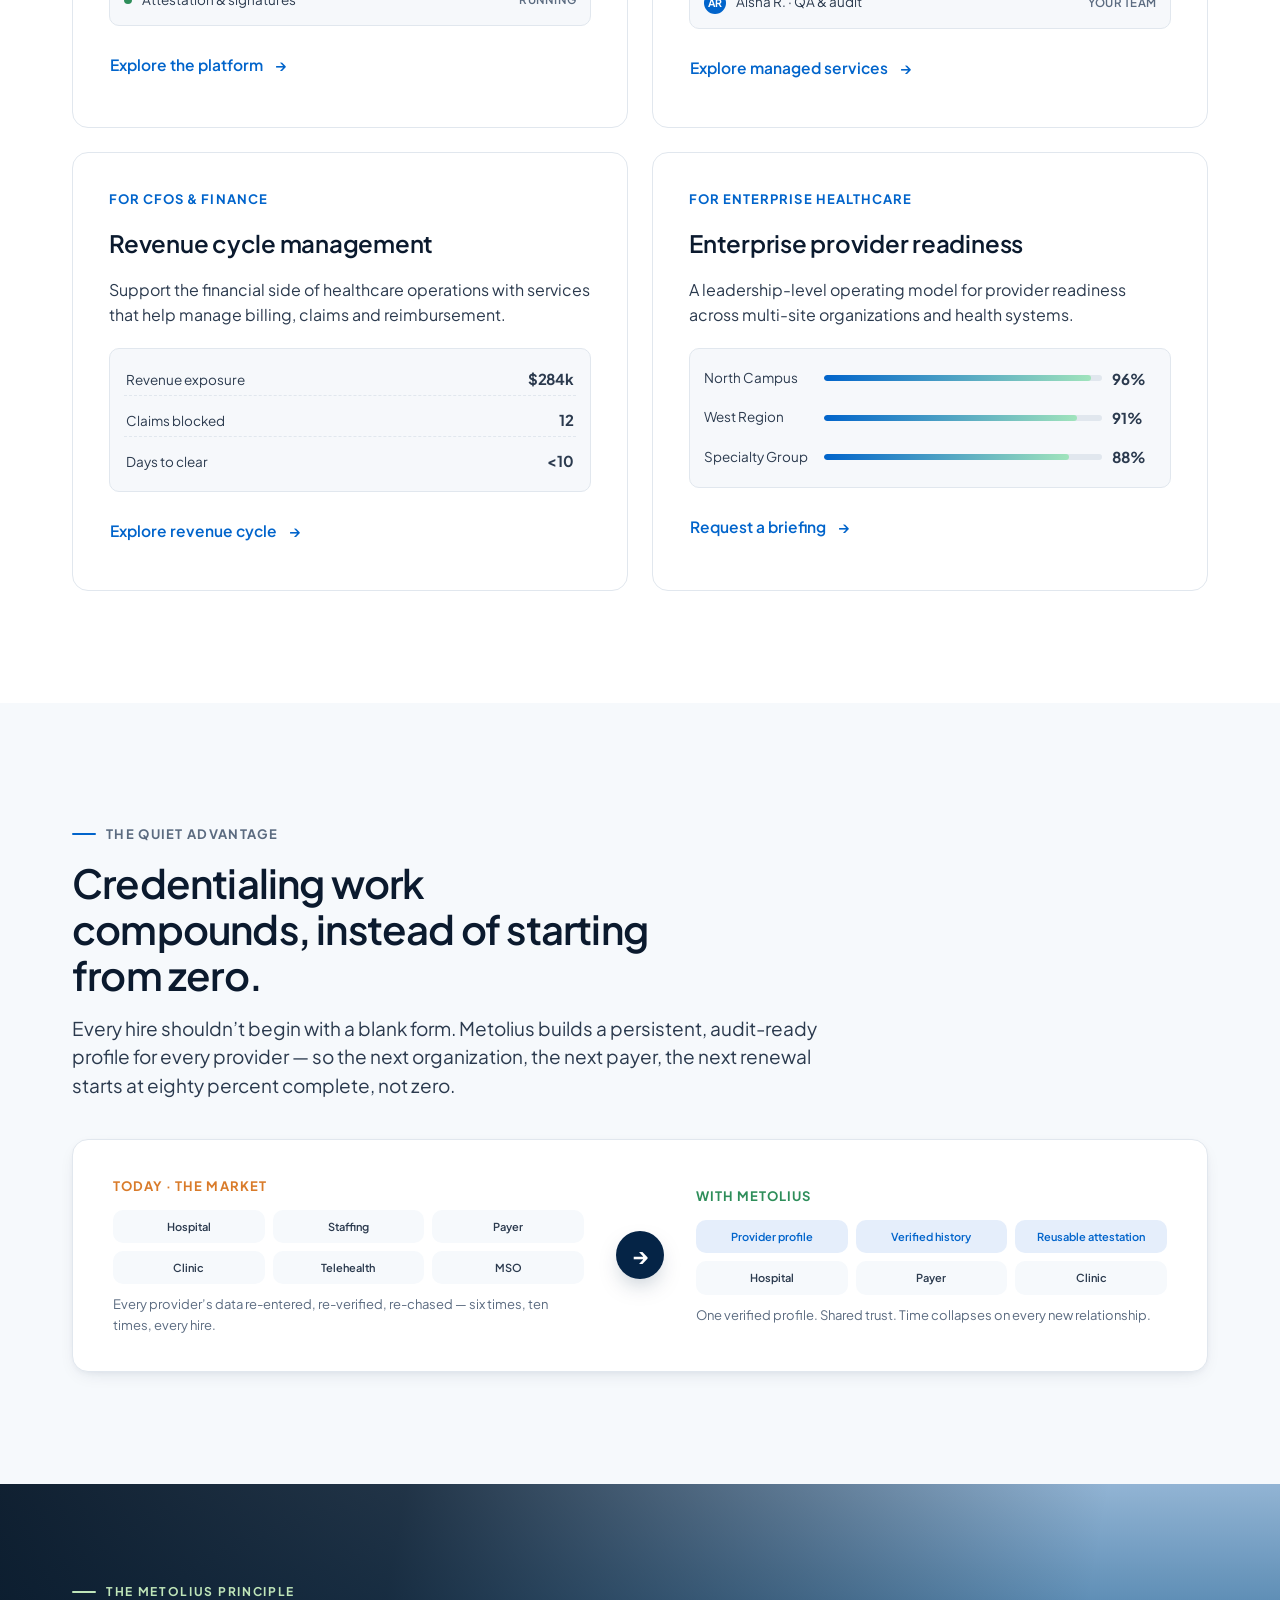
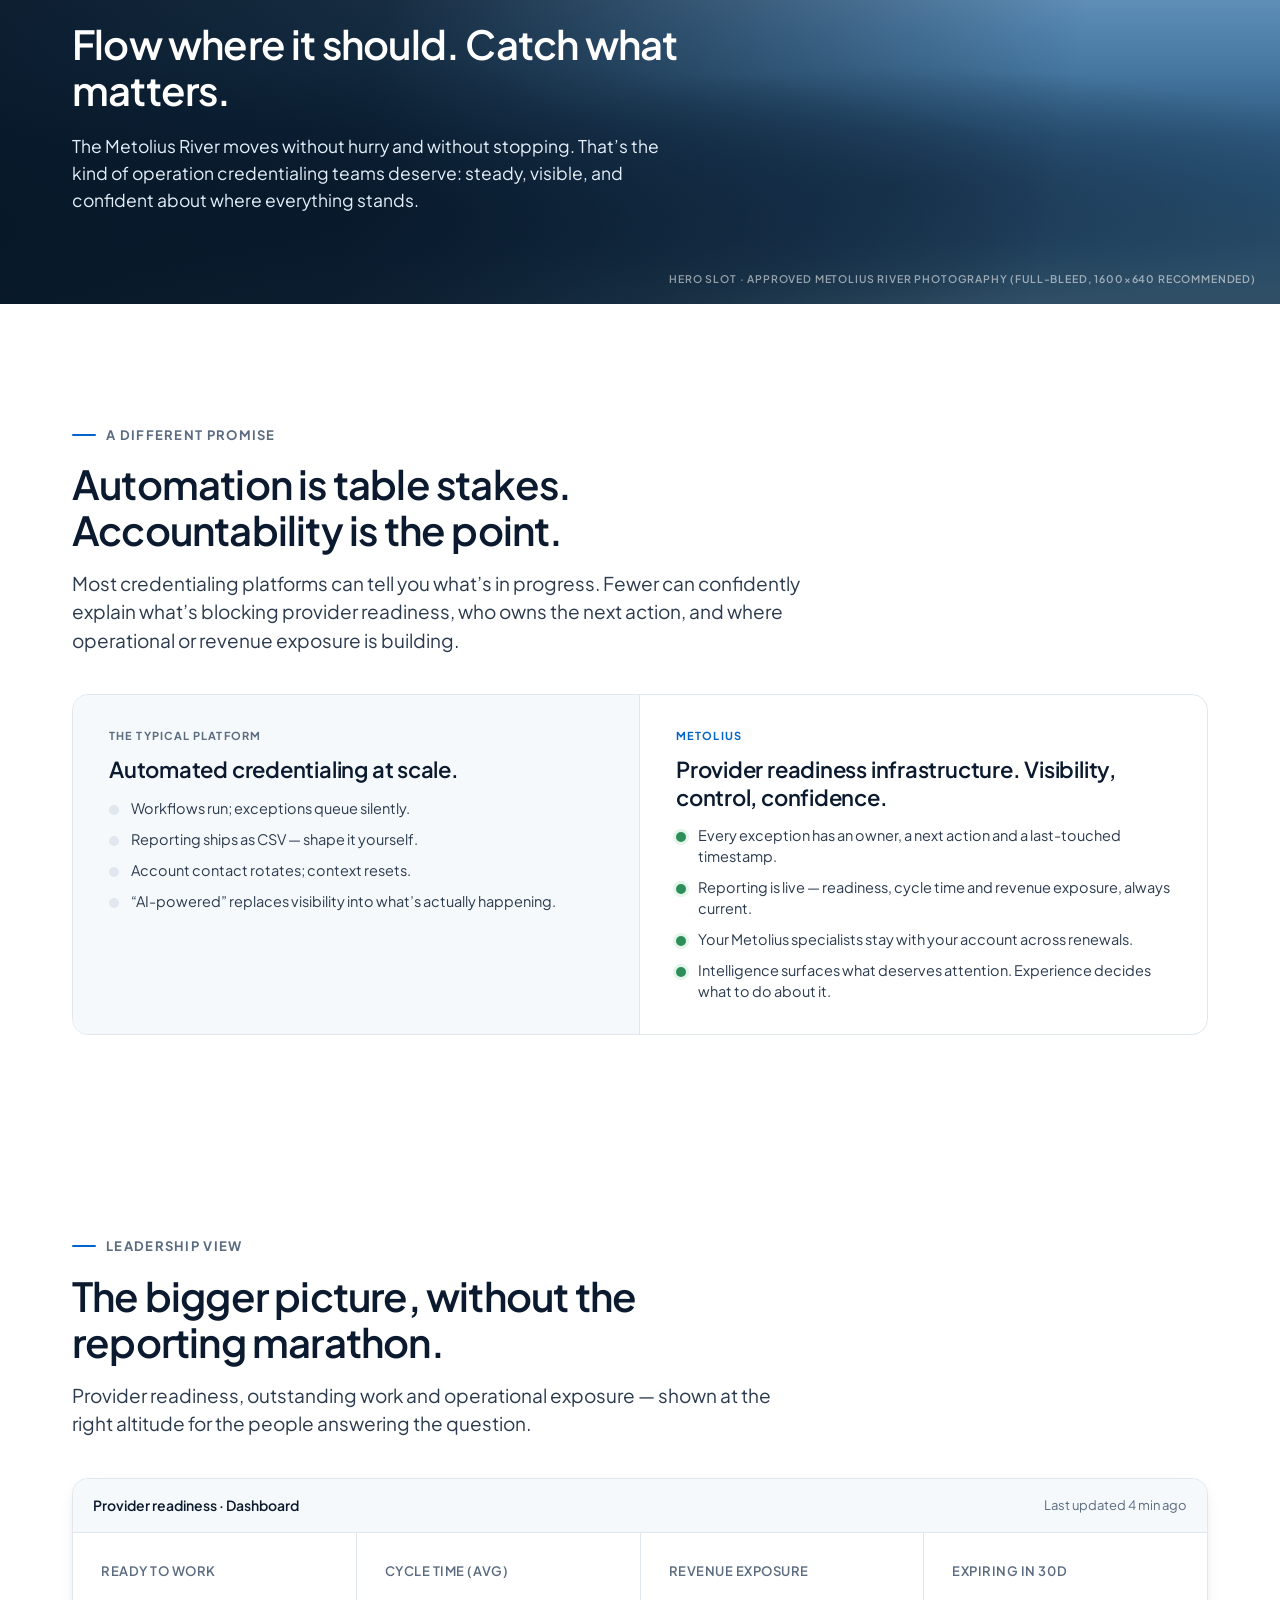
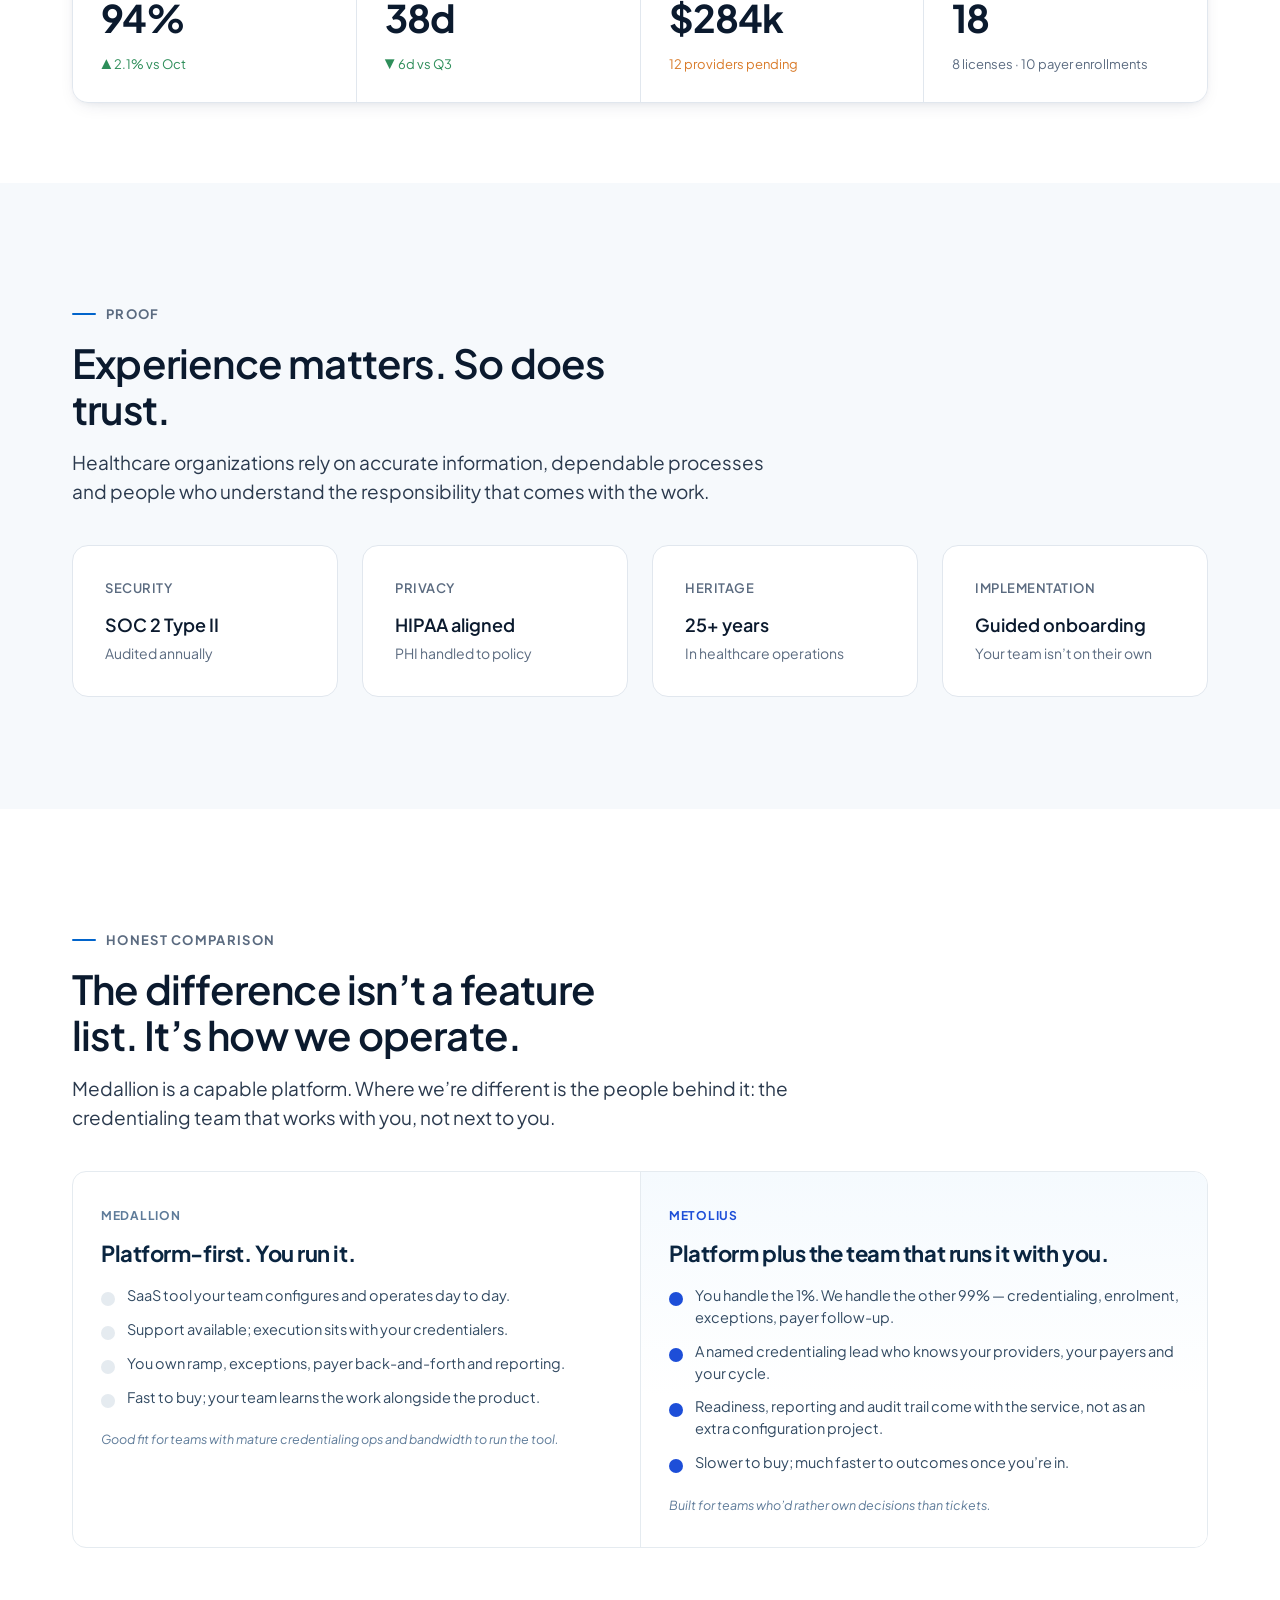
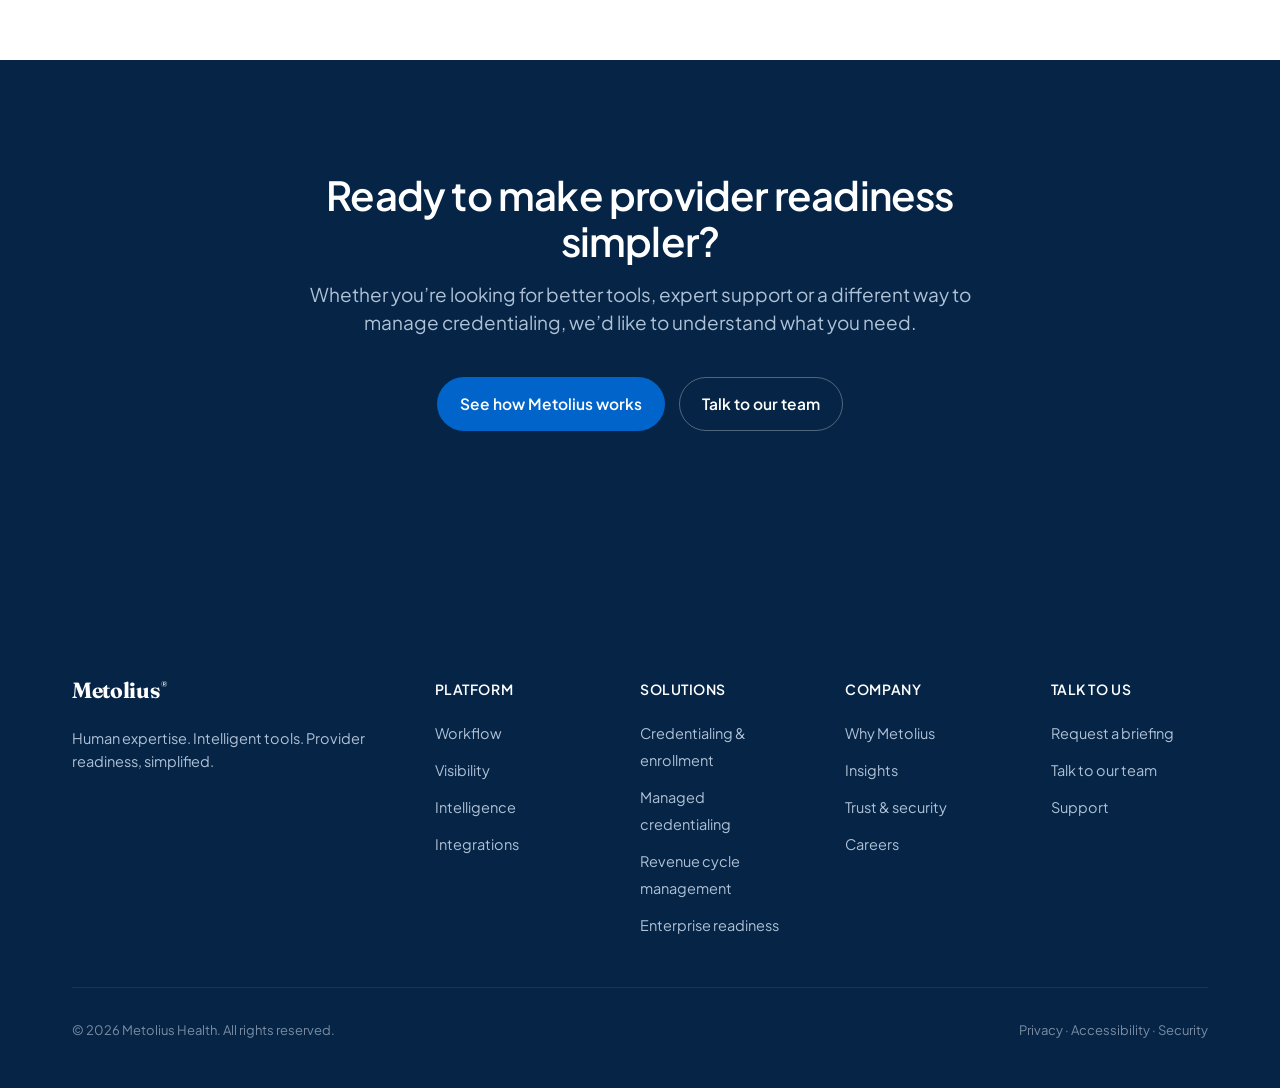
<file: A-product/index.html>
<!doctype html>
<html lang="en">
<head>
  <meta charset="utf-8">
  <meta name="viewport" content="width=device-width,initial-scale=1">
  <title>Metolius — Direction A (v2): Product-led, revised</title>
  <link rel="preconnect" href="https://fonts.googleapis.com">
  <link rel="preconnect" href="https://fonts.gstatic.com" crossorigin>
  <link href="https://fonts.googleapis.com/css2?family=Plus+Jakarta+Sans:wght@400;500;600;700;800&family=Fraunces:opsz,wght@9..144,600;9..144,700;9..144,800&display=swap" rel="stylesheet">
  <link rel="stylesheet" href="../shared/tokens.css?v=20261126-journey">
  <link rel="stylesheet" href="../shared/base.css?v=20261126-journey2">
  <style>
    /* Direction A v2 specifics —
     * Nicola 11/19 asks folded in:
     *  - keep product focus (hero still product-led)
     *  - bring B's gradient feel (warm-sun + mint + river-blue, approved palette)
     *  - more platform feature pop-outs in varied elements (reachboost pattern)
     *  - Metolius River brand moment
     *  - buyer/sales/demo journey consideration (GTM PDF)
     *  - Medallion differentiation (competitor landscape PDF)
     */
    .hero-A {
      position: relative;
      overflow: hidden;
      background:
        radial-gradient(ellipse 65% 60% at 85% 20%, rgba(252, 229, 176, 0.55) 0%, rgba(252, 229, 176, 0) 60%),
        radial-gradient(ellipse 60% 55% at 8% 85%, rgba(160, 228, 188, 0.45) 0%, rgba(160, 228, 188, 0) 60%),
        radial-gradient(ellipse 45% 50% at 50% 10%, rgba(69, 233, 254, 0.18) 0%, rgba(69, 233, 254, 0) 60%),
        linear-gradient(180deg, #FBFDFE 0%, #FFFFFF 70%);
      border-bottom: 1px solid var(--line);
    }
    .hero-A .container { position: relative; }
    .hero-A__grid {
      display: grid;
      grid-template-columns: 5fr 7fr;
      gap: 56px;
      align-items: center;
    }
    .hero-A__ui {
      position: relative;
      transform: perspective(1400px) rotateY(-5deg) rotateX(1deg);
      transform-origin: left center;
      padding: 8px 0 20px;
    }
    .hero-A__ui-callout {
      position: absolute;
      padding: 10px 14px;
      background: #FFFFFF;
      border: 1px solid var(--line);
      border-radius: 10px;
      box-shadow: var(--shadow-2);
      font-size: 12.5px;
      font-weight: 600;
      color: var(--ink);
      display: flex; align-items: center; gap: 8px;
      z-index: 3;
    }
    .hero-A__ui-callout::before {
      content: ''; width: 8px; height: 8px; border-radius: 50%; background: var(--accent);
    }
    .hero-A__ui-callout--1 { top: -20px; right: 28px; }
    .hero-A__ui-callout--2 {
      bottom: -14px; left: -28px;
      background: var(--warm-sun); border-color: #E5C27A;
    }
    .hero-A__ui-callout--2::before { background: var(--status-attention); }
    .hero-A__ui-callout--3 {
      top: 44%; right: -60px;
      background: var(--navy); color: #FFF; border-color: var(--navy);
      max-width: 220px;
      z-index: 4;
    }
    .hero-A__ui-callout--3::before { background: var(--mint); }
  </style>
</head>
<body data-direction="A" data-direction-name="Product-led — revised v2">
<div id="nav-mount"></div>

<!-- ============ HERO (Product voice, revised) ============ -->
<section class="hero-A section--hero">
  <div class="container">
    <div class="hero-A__grid">
      <div>
        <span class="kicker">The Metolius platform</span>
        <h1 class="hero-h">See every provider&rsquo;s credentialing status in one place.</h1>
        <p class="hero-sub">
          Credentialing, enrollment and recredentialing &mdash; the full picture of what&rsquo;s complete, what&rsquo;s outstanding, and what needs attention. In one place. For the whole team.
        </p>
        <div class="btn-row">
          <a class="btn btn--primary" href="#platform">See how Metolius works</a>
          <a class="btn btn--ghost" href="#journey">Take the tour</a>
        </div>
        <div style="margin-top:36px; display:flex; gap:28px; color:var(--ink-3); font-size:13px; letter-spacing:0.04em;">
          <span>SOC 2 Type II</span>
          <span>HIPAA aligned</span>
          <span>HITRUST in progress</span>
        </div>
      </div>
      <div class="hero-A__ui">
        <div class="ui-card">
          <div class="ui-card__header">
            <div class="ui-card__title">Provider readiness · 248 active</div>
            <div class="ui-dots"><span></span><span></span><span></span></div>
          </div>
          <div class="ui-row ui-row--head">
            <div>Provider</div><div>Payer</div><div>Stage</div><div>Status</div><div>Due</div>
          </div>
          <div class="ui-row">
            <div class="ui-provider"><span class="ui-avatar">RS</span><div><div style="font-weight:600;">Rachel Soto, MD</div><div style="color:var(--ink-3); font-size:12px;">Internal Medicine</div></div></div>
            <div>Aetna</div>
            <div>Credentialing</div>
            <div><span class="pill pill--complete">Complete</span></div>
            <div style="color:var(--ink-3);">&mdash;</div>
          </div>
          <div class="ui-row">
            <div class="ui-provider"><span class="ui-avatar ui-avatar--b">DK</span><div><div style="font-weight:600;">David Kwon, DO</div><div style="color:var(--ink-3); font-size:12px;">Cardiology</div></div></div>
            <div>BCBS WA</div>
            <div>Enrollment</div>
            <div><span class="pill pill--progress">In progress</span></div>
            <div>Nov 24</div>
          </div>
          <div class="ui-row">
            <div class="ui-provider"><span class="ui-avatar ui-avatar--c">MP</span><div><div style="font-weight:600;">Maya Patel, NP</div><div style="color:var(--ink-3); font-size:12px;">Primary Care</div></div></div>
            <div>Cigna</div>
            <div>Recredentialing</div>
            <div><span class="pill pill--attention">Needs attention</span></div>
            <div style="color:var(--status-attention); font-weight:600; white-space:nowrap;">3d overdue</div>
          </div>
          <div class="ui-row">
            <div class="ui-provider"><span class="ui-avatar ui-avatar--d">JT</span><div><div style="font-weight:600;">Jordan Tilley, MD</div><div style="color:var(--ink-3); font-size:12px;">Orthopedics</div></div></div>
            <div>UHC</div>
            <div>Verification</div>
            <div><span class="pill pill--progress">In progress</span></div>
            <div>Dec 02</div>
          </div>
          <div class="ui-row">
            <div class="ui-provider"><span class="ui-avatar">LM</span><div><div style="font-weight:600;">Lena Mora, MD</div><div style="color:var(--ink-3); font-size:12px;">Pediatrics</div></div></div>
            <div>Molina</div>
            <div>Credentialing</div>
            <div><span class="pill pill--complete">Complete</span></div>
            <div style="color:var(--ink-3);">&mdash;</div>
          </div>
        </div>
        <div class="hero-A__ui-callout hero-A__ui-callout--1">Status updated &middot; 2 min ago</div>
        <div class="hero-A__ui-callout hero-A__ui-callout--2">3 items need attention</div>
      </div>
    </div>
  </div>
</section>

<!-- ============ SECTION 2 — Introduction / product anchor ============ -->
<section class="section section--tight">
  <div class="container">
    <div class="grid-2">
      <div>
        <span class="eyebrow">What Metolius is</span>
        <h2 class="section-h">The operating system for provider readiness.</h2>
      </div>
      <div>
        <p style="font-size:19px; line-height:1.55; color:var(--ink-2); max-width:54ch; margin:0;">
          Behind every provider is a process involving people, information,
          approvals and deadlines. When those pieces aren&rsquo;t connected, even
          a simple question becomes a search mission.
        </p>
        <p style="font-size:19px; line-height:1.55; color:var(--ink-2); max-width:54ch; margin:16px 0 0;">
          Metolius brings the work into one place &mdash; so your team spends less time
          piecing information together, and more time keeping providers ready.
        </p>
      </div>
    </div>
  </div>
</section>

<!-- ============ SECTION 3 — See the work (workflow card) ============ -->
<section id="platform" class="section section--soft">
  <div class="container">
    <div class="section-intro" style="max-width:720px; margin-bottom:56px;">
      <span class="kicker">See the work</span>
      <h2 class="section-h">Know what&rsquo;s complete. What&rsquo;s outstanding. What needs attention.</h2>
      <p class="section-sub">
        One connected workflow across credentialing, enrollment, verification
        and recredentialing. Status without a spreadsheet. Updates without an
        email chain.
      </p>
    </div>

    <div class="ui-card" style="max-width:none;">
      <div class="ui-card__header">
        <div class="ui-card__title">Workflow &middot; Credentialing pipeline &mdash; Q4 cohort</div>
        <div style="display:flex; gap:8px;">
          <span class="pill pill--complete">42 Complete</span>
          <span class="pill pill--progress">87 In progress</span>
          <span class="pill pill--attention">12 Needs attention</span>
        </div>
      </div>
      <div style="display:grid; grid-template-columns:repeat(5, 1fr); gap:1px; background:var(--line);">
        <div style="padding:20px; background:#FFF;">
          <div style="font-size:11px; color:var(--ink-3); letter-spacing:0.06em; text-transform:uppercase; font-weight:700; margin-bottom:10px;">Application</div>
          <div style="font-size:28px; font-weight:700; letter-spacing:-0.02em;">141</div>
          <div class="progress" style="margin-top:12px;"><span style="width:100%; background:var(--status-complete);"></span></div>
        </div>
        <div style="padding:20px; background:#FFF;">
          <div style="font-size:11px; color:var(--ink-3); letter-spacing:0.06em; text-transform:uppercase; font-weight:700; margin-bottom:10px;">Verification</div>
          <div style="font-size:28px; font-weight:700; letter-spacing:-0.02em;">98</div>
          <div class="progress" style="margin-top:12px;"><span style="width:76%;"></span></div>
        </div>
        <div style="padding:20px; background:#FFF;">
          <div style="font-size:11px; color:var(--ink-3); letter-spacing:0.06em; text-transform:uppercase; font-weight:700; margin-bottom:10px;">Payer enrollment</div>
          <div style="font-size:28px; font-weight:700; letter-spacing:-0.02em;">64</div>
          <div class="progress" style="margin-top:12px;"><span style="width:52%;"></span></div>
        </div>
        <div style="padding:20px; background:#FFF;">
          <div style="font-size:11px; color:var(--ink-3); letter-spacing:0.06em; text-transform:uppercase; font-weight:700; margin-bottom:10px;">Approved</div>
          <div style="font-size:28px; font-weight:700; letter-spacing:-0.02em;">42</div>
          <div class="progress" style="margin-top:12px;"><span style="width:34%;"></span></div>
        </div>
        <div style="padding:20px; background:#FFF;">
          <div style="font-size:11px; color:var(--ink-3); letter-spacing:0.06em; text-transform:uppercase; font-weight:700; margin-bottom:10px;">Needs attention</div>
          <div style="font-size:28px; font-weight:700; letter-spacing:-0.02em; color:var(--status-attention);">12</div>
          <div class="progress" style="margin-top:12px;"><span style="width:14%; background:var(--status-attention);"></span></div>
        </div>
      </div>
    </div>
  </div>
</section>

<!-- ============ SECTION 3.5 — Feature pop-out field (NEW, reachboost-inspired) ============ -->
<section class="section">
  <div class="container">
    <div class="section-intro" style="max-width:760px; margin-bottom:12px;">
      <span class="kicker">Inside the platform</span>
      <h2 class="section-h">Varied features. One connected view.</h2>
      <p class="section-sub">
        A glimpse of the capabilities that keep provider readiness moving &mdash;
        verification, roster management, enrollment tracking, exception handling,
        audit trails and the signals that surface when something needs a decision.
      </p>
    </div>

    <div class="popout-field">
      <!-- Row 1 -->
      <!-- 1. Verification radar -->
      <div class="popout" style="grid-column: 1 / span 4;">
        <span class="popout__label">Primary-source verification</span>
        <h3 class="popout__title">Credentials verified against trusted sources, continuously.</h3>
        <p class="popout__body">NPDB, DEA, state boards, OIG &mdash; running in the background so your team only sees what changed.</p>
        <div class="popout__ui">
          <div class="popout-timeline">
            <div class="popout-timeline__step popout-timeline__step--done">NPDB &middot; verified 2m ago</div>
            <div class="popout-timeline__step popout-timeline__step--done">DEA &middot; verified 4m ago</div>
            <div class="popout-timeline__step">State board &middot; checking&hellip;</div>
            <div class="popout-timeline__step popout-timeline__step--muted">OIG &middot; next sweep 6h</div>
          </div>
        </div>
      </div>

      <!-- 2. Exception surfacing -->
      <div class="popout" style="grid-column: 5 / span 4;">
        <span class="popout__label">Exception surfacing</span>
        <h3 class="popout__title">Only the things that actually need a human.</h3>
        <p class="popout__body">Smart signals promote real exceptions out of the queue. Your team decides. The platform handles the rest.</p>
        <div class="popout__ui">
          <div class="popout-notif">
            <div class="popout-notif__icon">!</div>
            <div class="popout-notif__text">
              <strong>Verification mismatch</strong>
              <span>Dr. Patel &middot; address of record vs application</span>
            </div>
          </div>
        </div>
      </div>

      <!-- 3. Roster management -->
      <div class="popout" style="grid-column: 9 / span 4;">
        <span class="popout__label">Roster management</span>
        <h3 class="popout__title">Drop a roster. It&rsquo;s already on its way.</h3>
        <p class="popout__body">Upload a CSV or sync from your HRIS. Ownership, payer scope and cycle stage are assigned before anyone opens it.</p>
        <div class="popout__ui">
          <div class="popout-mini-row">
            <span class="popout-mini-row__dot" style="background: var(--status-complete);"></span>
            <span class="popout-mini-row__name">Q4_providers.csv</span>
            <span class="popout-mini-row__meta">38 added</span>
          </div>
          <div class="popout-mini-row">
            <span class="popout-mini-row__dot" style="background: var(--status-progress);"></span>
            <span class="popout-mini-row__name">Assign owners</span>
            <span class="popout-mini-row__meta">in progress</span>
          </div>
        </div>
      </div>

      <!-- Row 2 -->
      <!-- 4. Shared trust / network -->
      <div class="popout" style="grid-column: 1 / span 4;">
        <span class="popout__label">Shared verification network</span>
        <h3 class="popout__title">Verified once. Reused everywhere Metolius operates.</h3>
        <p class="popout__body">One verified profile, trusted across hospitals, staffing partners and payers &mdash; so renewals and new relationships start at eighty percent complete.</p>
        <div class="popout__ui">
          <div class="popout-ring">
            <div class="popout-ring__orbit"></div>
            <div class="popout-ring__core">M</div>
            <div class="popout-ring__node popout-ring__node--1">H1</div>
            <div class="popout-ring__node popout-ring__node--2">St</div>
            <div class="popout-ring__node popout-ring__node--3">Pr</div>
            <div class="popout-ring__node popout-ring__node--4">H2</div>
            <div class="popout-ring__node popout-ring__node--5">Pay</div>
          </div>
        </div>
      </div>

      <!-- 5. Leadership reporting -->
      <div class="popout" style="grid-column: 5 / span 4;">
        <span class="popout__label">Leadership reporting</span>
        <h3 class="popout__title">Cycle time, readiness, revenue exposure &mdash; without the report wait.</h3>
        <p class="popout__body">Dashboards built for the question being asked, not the data that happens to be available.</p>
        <div class="popout__ui">
          <div class="popout-spark">
            <div class="popout-spark__bar" style="height: 30%;"></div>
            <div class="popout-spark__bar" style="height: 45%;"></div>
            <div class="popout-spark__bar" style="height: 55%;"></div>
            <div class="popout-spark__bar" style="height: 48%;"></div>
            <div class="popout-spark__bar" style="height: 68%;"></div>
            <div class="popout-spark__bar" style="height: 78%;"></div>
            <div class="popout-spark__bar" style="height: 95%;"></div>
          </div>
          <div style="display:flex; justify-content:space-between; font-size:11.5px; color:var(--ink-3);">
            <span>Ready to work &middot; last 7 days</span>
            <span style="color:var(--status-complete); font-weight:700;">94% &uarr;</span>
          </div>
        </div>
      </div>

      <!-- 6. Audit trail -->
      <div class="popout" style="grid-column: 9 / span 4;">
        <span class="popout__label">Audit trail</span>
        <h3 class="popout__title">Every change, every decision &mdash; time-stamped.</h3>
        <p class="popout__body">A complete record of ownership, action and outcome. Review-ready, audit-ready, always.</p>
        <div class="popout__ui">
          <div class="popout-mini-row">
            <span class="popout-mini-row__dot" style="background: var(--ink-3);"></span>
            <span class="popout-mini-row__name">Owner reassigned</span>
            <span class="popout-mini-row__meta">P. Chen &middot; 09:22</span>
          </div>
          <div class="popout-mini-row">
            <span class="popout-mini-row__dot" style="background: var(--status-complete);"></span>
            <span class="popout-mini-row__name">Payer approved</span>
            <span class="popout-mini-row__meta">BCBS &middot; 09:14</span>
          </div>
        </div>
      </div>
    </div>
  </div>
</section>

<!-- ============ SECTION 4 — Three journeys: buyer / sales / demo (NEW, from GTM PDF) ============ -->
<section id="journey" class="section section--soft">
  <div class="container">
    <div class="section-intro" style="max-width:720px; margin-bottom:48px;">
      <span class="kicker">Three ways to experience Metolius</span>
      <h2 class="section-h">Learn at your own pace. Move when you&rsquo;re ready.</h2>
      <p class="section-sub">
        No gated demos to see the product. No sales pressure before the fit is clear.
        Three paths depending on where you are &mdash; take any one, or walk all three.
      </p>
    </div>

    <div class="journey-tabs" role="tablist" aria-label="Choose a path">
      <button class="journey-tab journey-tab--active" role="tab" aria-selected="true" data-tab="buyer">
        <span class="journey-tab__kicker">Path 1</span>
        <span class="journey-tab__title">Buyer</span>
        <span class="journey-tab__sub">Learn on your own, no form, no wait.</span>
      </button>
      <button class="journey-tab" role="tab" aria-selected="false" data-tab="sales">
        <span class="journey-tab__kicker">Path 2</span>
        <span class="journey-tab__title">Sales conversation</span>
        <span class="journey-tab__sub">Fit, scope, pricing &mdash; with a human.</span>
      </button>
      <button class="journey-tab" role="tab" aria-selected="false" data-tab="demo">
        <span class="journey-tab__kicker">Path 3</span>
        <span class="journey-tab__title">Live demo</span>
        <span class="journey-tab__sub">See it against your own providers.</span>
      </button>
    </div>

    <div class="journey" id="journey-buyer" role="tabpanel">
      <div class="journey__step">
        <div class="journey__num">1</div>
        <h4>See the product</h4>
        <p>Tour live workflow, readiness and reporting views on this site &mdash; no form, no wait.</p>
      </div>
      <div class="journey__step">
        <div class="journey__num">2</div>
        <h4>Readiness assessment</h4>
        <p>A short, practical diagnostic across visibility, exceptions, ownership and reporting.</p>
      </div>
      <div class="journey__step">
        <div class="journey__num">3</div>
        <h4>Walk-through with the team</h4>
        <p>A working session against your actual providers, payers and cycle shape.</p>
      </div>
      <div class="journey__step">
        <div class="journey__num">4</div>
        <h4>Scoped pilot</h4>
        <p>A limited-scope pilot with measurable outcomes before any commitment at scale.</p>
      </div>
    </div>

    <div class="journey" id="journey-sales" role="tabpanel" hidden>
      <div class="journey__step">
        <div class="journey__num">1</div>
        <h4>Fit call &mdash; 20 minutes</h4>
        <p>Your situation, your cycle shape, where the bottleneck actually lives. No deck.</p>
      </div>
      <div class="journey__step">
        <div class="journey__num">2</div>
        <h4>Scope &amp; pricing</h4>
        <p>What you&rsquo;d turn on, what you&rsquo;d keep, what it costs. Written, not spoken.</p>
      </div>
      <div class="journey__step">
        <div class="journey__num">3</div>
        <h4>Reference conversation</h4>
        <p>A credentialing leader at a similar organisation, on a direct call. No performance.</p>
      </div>
      <div class="journey__step">
        <div class="journey__num">4</div>
        <h4>Paper + pilot</h4>
        <p>MSA, SOW and a scoped pilot anchored in measurable outcomes.</p>
      </div>
    </div>

    <div class="journey" id="journey-demo" role="tabpanel" hidden>
      <div class="journey__step">
        <div class="journey__num">1</div>
        <h4>Bring your roster</h4>
        <p>Send a provider list in whatever shape it&rsquo;s already in. CSV, HRIS export, spreadsheet.</p>
      </div>
      <div class="journey__step">
        <div class="journey__num">2</div>
        <h4>We stand it up</h4>
        <p>Your own tenant, your real providers, inside 48 hours. Not a sandbox.</p>
      </div>
      <div class="journey__step">
        <div class="journey__num">3</div>
        <h4>Working session</h4>
        <p>Walk the readiness view, exception queue and reporting against your actual data.</p>
      </div>
      <div class="journey__step">
        <div class="journey__num">4</div>
        <h4>Decide from evidence</h4>
        <p>Keep the tenant or close it. Either way, you&rsquo;ve seen it on your providers, not ours.</p>
      </div>
    </div>
  </div>
</section>

<!-- ============ SECTION 5 — Audience routing (live preview of each route) ============ -->
<section id="solutions" class="section">
  <div class="container">
    <div class="section-intro" style="max-width:720px; margin-bottom:48px;">
      <span class="kicker">Choose your route</span>
      <h2 class="section-h">Technology, managed expertise, or both.</h2>
      <p class="section-sub">Every organization works differently. Metolius gives you options &mdash; not a prescription. Here&rsquo;s what each route looks like in practice.</p>
    </div>
    <div class="route-grid">
      <a class="route route--live" href="#">
        <span class="route__eyebrow">For credentialing teams</span>
        <h3>Credentialing &amp; enrollment technology</h3>
        <p>Bring provider information, tasks and progress into one place. Give your team the tools to manage credentialing with greater visibility and control.</p>
        <div class="route__ui">
          <div class="route__ui-row"><span class="route__ui-dot route__ui-dot--go"></span><span>Primary-source verification</span><span class="route__ui-meta">running</span></div>
          <div class="route__ui-row"><span class="route__ui-dot route__ui-dot--go"></span><span>Payer enrollment</span><span class="route__ui-meta">running</span></div>
          <div class="route__ui-row"><span class="route__ui-dot route__ui-dot--go"></span><span>Attestation &amp; signatures</span><span class="route__ui-meta">running</span></div>
        </div>
        <span class="btn btn--link">Explore the platform</span>
      </a>
      <a class="route route--live" href="#">
        <span class="route__eyebrow">For operations leaders</span>
        <h3>Managed credentialing services</h3>
        <p>Work with experienced credentialing professionals who understand the detail, deadlines and demands of keeping providers ready.</p>
        <div class="route__ui">
          <div class="route__ui-row"><span class="route__ui-avatar">SM</span><span>Sarah M. &middot; Lead specialist</span><span class="route__ui-meta">your team</span></div>
          <div class="route__ui-row"><span class="route__ui-avatar">DK</span><span>David K. &middot; Payer liaison</span><span class="route__ui-meta">your team</span></div>
          <div class="route__ui-row"><span class="route__ui-avatar">AR</span><span>Aisha R. &middot; QA &amp; audit</span><span class="route__ui-meta">your team</span></div>
        </div>
        <span class="btn btn--link">Explore managed services</span>
      </a>
      <a class="route route--live" href="#">
        <span class="route__eyebrow">For CFOs &amp; finance</span>
        <h3>Revenue cycle management</h3>
        <p>Support the financial side of healthcare operations with services that help manage billing, claims and reimbursement.</p>
        <div class="route__ui">
          <div class="route__ui-metric"><span>Revenue exposure</span><span class="route__ui-val">$284k</span></div>
          <div class="route__ui-metric"><span>Claims blocked</span><span class="route__ui-val">12</span></div>
          <div class="route__ui-metric"><span>Days to clear</span><span class="route__ui-val">&lt;10</span></div>
        </div>
        <span class="btn btn--link">Explore revenue cycle</span>
      </a>
      <a class="route route--live" href="#">
        <span class="route__eyebrow">For enterprise healthcare</span>
        <h3>Enterprise provider readiness</h3>
        <p>A leadership-level operating model for provider readiness across multi-site organizations and health systems.</p>
        <div class="route__ui">
          <div class="route__ui-site"><span>North Campus</span><span class="route__ui-bar"><span style="width:96%;"></span></span><span class="route__ui-val">96%</span></div>
          <div class="route__ui-site"><span>West Region</span><span class="route__ui-bar"><span style="width:91%;"></span></span><span class="route__ui-val">91%</span></div>
          <div class="route__ui-site"><span>Specialty Group</span><span class="route__ui-bar"><span style="width:88%;"></span></span><span class="route__ui-val">88%</span></div>
        </div>
        <span class="btn btn--link">Request a briefing</span>
      </a>
    </div>
  </div>
</section>

<!-- ============ SECTION 6 — MOAT / network effect (NEW, from MOAT PDF) ============ -->
<section class="section section--soft">
  <div class="container">
    <div class="section-intro" style="max-width:760px; margin-bottom:40px;">
      <span class="kicker">The quiet advantage</span>
      <h2 class="section-h">Credentialing work compounds, instead of starting from zero.</h2>
      <p class="section-sub">
        Every hire shouldn&rsquo;t begin with a blank form. Metolius builds a persistent,
        audit-ready profile for every provider &mdash; so the next organization, the next
        payer, the next renewal starts at eighty percent complete, not zero.
      </p>
    </div>
    <div class="moat">
      <div class="moat__col moat__col--before">
        <h4>Today &middot; the market</h4>
        <div class="moat__nodes">
          <div class="moat__node">Hospital</div>
          <div class="moat__node">Staffing</div>
          <div class="moat__node">Payer</div>
          <div class="moat__node">Clinic</div>
          <div class="moat__node">Telehealth</div>
          <div class="moat__node">MSO</div>
        </div>
        <p class="moat__caption">Every provider&rsquo;s data re-entered, re-verified, re-chased &mdash; six times, ten times, every hire.</p>
      </div>
      <div class="moat__arrow">&rarr;</div>
      <div class="moat__col moat__col--after">
        <h4>With Metolius</h4>
        <div class="moat__nodes">
          <div class="moat__node moat__node--data">Provider profile</div>
          <div class="moat__node moat__node--data">Verified history</div>
          <div class="moat__node moat__node--data">Reusable attestation</div>
          <div class="moat__node">Hospital</div>
          <div class="moat__node">Payer</div>
          <div class="moat__node">Clinic</div>
        </div>
        <p class="moat__caption">One verified profile. Shared trust. Time collapses on every new relationship.</p>
      </div>
    </div>
  </div>
</section>

<!-- ============ SECTION 7 — Metolius River brand moment ============ -->
<section class="river-band" role="img" aria-label="Metolius River — placeholder for approved photography">
  <div class="river-band__img" aria-hidden="true"></div>
  <div class="river-band__scrim" aria-hidden="true"></div>
  <div class="river-band__inner">
    <span class="river-band__eyebrow">The Metolius principle</span>
    <h2 class="river-band__h">Flow where it should. Catch what matters.</h2>
    <p class="river-band__sub">
      The Metolius River moves without hurry and without stopping. That&rsquo;s the
      kind of operation credentialing teams deserve: steady, visible, and
      confident about where everything stands.
    </p>
  </div>
  <span class="river-band__placeholder-tag">Hero slot &middot; approved Metolius River photography (full-bleed, 1600&times;640 recommended)</span>
</section>

<!-- ============ SECTION 8 — Differentiation (NEW, from Competitor PDF) ============ -->
<section class="section">
  <div class="container">
    <div class="section-intro" style="max-width:760px; margin-bottom:40px;">
      <span class="kicker">A different promise</span>
      <h2 class="section-h">Automation is table stakes. Accountability is the point.</h2>
      <p class="section-sub">
        Most credentialing platforms can tell you what&rsquo;s in progress. Fewer can
        confidently explain what&rsquo;s blocking provider readiness, who owns the next
        action, and where operational or revenue exposure is building.
      </p>
    </div>
    <div class="vs-split">
      <div class="vs-split__col vs-split__col--them">
        <div class="vs-split__eyebrow">The typical platform</div>
        <h3 class="vs-split__h">Automated credentialing at scale.</h3>
        <ul class="vs-split__list">
          <li>Workflows run; exceptions queue silently.</li>
          <li>Reporting ships as CSV &mdash; shape it yourself.</li>
          <li>Account contact rotates; context resets.</li>
          <li>&ldquo;AI-powered&rdquo; replaces visibility into what&rsquo;s actually happening.</li>
        </ul>
      </div>
      <div class="vs-split__col vs-split__col--us">
        <div class="vs-split__eyebrow">Metolius</div>
        <h3 class="vs-split__h">Provider readiness infrastructure. Visibility, control, confidence.</h3>
        <ul class="vs-split__list">
          <li>Every exception has an owner, a next action and a last-touched timestamp.</li>
          <li>Reporting is live &mdash; readiness, cycle time and revenue exposure, always current.</li>
          <li>Your Metolius specialists stay with your account across renewals.</li>
          <li>Intelligence surfaces what deserves attention. Experience decides what to do about it.</li>
        </ul>
      </div>
    </div>
  </div>
</section>

<!-- ============ SECTION 9 — Leadership view ============ -->
<section class="section section--tight">
  <div class="container">
    <div class="section-intro" style="max-width:720px; margin-bottom:40px;">
      <span class="kicker">Leadership view</span>
      <h2 class="section-h">The bigger picture, without the reporting marathon.</h2>
      <p class="section-sub">
        Provider readiness, outstanding work and operational exposure &mdash; shown
        at the right altitude for the people answering the question.
      </p>
    </div>
    <div class="ui-card">
      <div class="ui-card__header">
        <div class="ui-card__title">Provider readiness &middot; Dashboard</div>
        <div style="display:flex; gap:12px; font-size:13px; color:var(--ink-3);">
          <span>Last updated 4 min ago</span>
        </div>
      </div>
      <div style="display:grid; grid-template-columns: repeat(4, 1fr); gap:1px; background:var(--line);">
        <div style="padding:28px; background:#FFF;">
          <div style="font-size:13px; color:var(--ink-3); font-weight:600; letter-spacing:0.04em; text-transform:uppercase; margin-bottom:8px;">Ready to work</div>
          <div style="font-size:38px; font-weight:700; letter-spacing:-0.02em;">94%</div>
          <div style="font-size:13px; color:var(--status-complete); margin-top:6px;">&#9650; 2.1% vs Oct</div>
        </div>
        <div style="padding:28px; background:#FFF;">
          <div style="font-size:13px; color:var(--ink-3); font-weight:600; letter-spacing:0.04em; text-transform:uppercase; margin-bottom:8px;">Cycle time (avg)</div>
          <div style="font-size:38px; font-weight:700; letter-spacing:-0.02em;">38d</div>
          <div style="font-size:13px; color:var(--status-complete); margin-top:6px;">&#9660; 6d vs Q3</div>
        </div>
        <div style="padding:28px; background:#FFF;">
          <div style="font-size:13px; color:var(--ink-3); font-weight:600; letter-spacing:0.04em; text-transform:uppercase; margin-bottom:8px;">Revenue exposure</div>
          <div style="font-size:38px; font-weight:700; letter-spacing:-0.02em;">$284k</div>
          <div style="font-size:13px; color:var(--status-attention); margin-top:6px;">12 providers pending</div>
        </div>
        <div style="padding:28px; background:#FFF;">
          <div style="font-size:13px; color:var(--ink-3); font-weight:600; letter-spacing:0.04em; text-transform:uppercase; margin-bottom:8px;">Expiring in 30d</div>
          <div style="font-size:38px; font-weight:700; letter-spacing:-0.02em;">18</div>
          <div style="font-size:13px; color:var(--ink-3); margin-top:6px;">8 licenses &middot; 10 payer enrollments</div>
        </div>
      </div>
    </div>
  </div>
</section>

<!-- ============ SECTION 10 — Proof / trust ============ -->
<section id="why" class="section section--soft">
  <div class="container">
    <div class="section-intro" style="max-width:720px; margin-bottom:40px;">
      <span class="kicker">Proof</span>
      <h2 class="section-h">Experience matters. So does trust.</h2>
      <p class="section-sub">Healthcare organizations rely on accurate information, dependable processes and people who understand the responsibility that comes with the work.</p>
    </div>
    <div style="display:grid; grid-template-columns: repeat(4, 1fr); gap:24px;">
      <div class="feature">
        <div style="font-size:13px; color:var(--ink-3); font-weight:600; letter-spacing:0.04em; text-transform:uppercase; margin-bottom:12px;">Security</div>
        <div style="font-size:18px; font-weight:600;">SOC 2 Type II</div>
        <div style="font-size:14px; color:var(--ink-3); margin-top:4px;">Audited annually</div>
      </div>
      <div class="feature">
        <div style="font-size:13px; color:var(--ink-3); font-weight:600; letter-spacing:0.04em; text-transform:uppercase; margin-bottom:12px;">Privacy</div>
        <div style="font-size:18px; font-weight:600;">HIPAA aligned</div>
        <div style="font-size:14px; color:var(--ink-3); margin-top:4px;">PHI handled to policy</div>
      </div>
      <div class="feature">
        <div style="font-size:13px; color:var(--ink-3); font-weight:600; letter-spacing:0.04em; text-transform:uppercase; margin-bottom:12px;">Heritage</div>
        <div style="font-size:18px; font-weight:600;">25+ years</div>
        <div style="font-size:14px; color:var(--ink-3); margin-top:4px;">In healthcare operations</div>
      </div>
      <div class="feature">
        <div style="font-size:13px; color:var(--ink-3); font-weight:600; letter-spacing:0.04em; text-transform:uppercase; margin-bottom:12px;">Implementation</div>
        <div style="font-size:18px; font-weight:600;">Guided onboarding</div>
        <div style="font-size:14px; color:var(--ink-3); margin-top:4px;">Your team isn&rsquo;t on their own</div>
      </div>
    </div>
  </div>
</section>

<!-- ============ SECTION 10.5 — Medallion contrast (NEW, from MOAT + competitor PDF) ============ -->
<section id="why-metolius-not-medallion" class="section">
  <div class="container">
    <div class="section-intro" style="max-width:720px; margin-bottom:36px;">
      <span class="kicker">Honest comparison</span>
      <h2 class="section-h">The difference isn&rsquo;t a feature list. It&rsquo;s how we operate.</h2>
      <p class="section-sub">
        Medallion is a capable platform. Where we&rsquo;re different is the people behind it:
        the credentialing team that works with you, not next to you.
      </p>
    </div>
    <div class="contrast-grid">
      <div class="contrast-col">
        <div class="contrast-col__name">Medallion</div>
        <h3 class="contrast-col__h">Platform-first. You run it.</h3>
        <ul class="contrast-col__list">
          <li>SaaS tool your team configures and operates day to day.</li>
          <li>Support available; execution sits with your credentialers.</li>
          <li>You own ramp, exceptions, payer back-and-forth and reporting.</li>
          <li>Fast to buy; your team learns the work alongside the product.</li>
        </ul>
        <div class="contrast-col__foot">
          Good fit for teams with mature credentialing ops and bandwidth to run the tool.
        </div>
      </div>
      <div class="contrast-col contrast-col--metolius">
        <div class="contrast-col__name">Metolius</div>
        <h3 class="contrast-col__h">Platform plus the team that runs it with you.</h3>
        <ul class="contrast-col__list">
          <li>You handle the 1%. We handle the other 99% &mdash; credentialing, enrolment, exceptions, payer follow-up.</li>
          <li>A named credentialing lead who knows your providers, your payers and your cycle.</li>
          <li>Readiness, reporting and audit trail come with the service, not as an extra configuration project.</li>
          <li>Slower to buy; much faster to outcomes once you&rsquo;re in.</li>
        </ul>
        <div class="contrast-col__foot">
          Built for teams who&rsquo;d rather own decisions than tickets.
        </div>
      </div>
    </div>
  </div>
</section>

<!-- ============ SECTION 11 — Final CTA ============ -->
<section id="cta" class="section section--dark">
  <div class="container">
    <div class="section-intro section-intro--center" style="text-align:center;">
      <h2 class="section-h" style="max-width:24ch; margin-left:auto; margin-right:auto;">Ready to make provider readiness simpler?</h2>
      <p class="section-sub" style="max-width:54ch; margin-left:auto; margin-right:auto;">Whether you&rsquo;re looking for better tools, expert support or a different way to manage credentialing, we&rsquo;d like to understand what you need.</p>
      <div class="btn-row" style="justify-content:center;">
        <a class="btn btn--primary" href="#">See how Metolius works</a>
        <a class="btn btn--ghost btn--on-dark" href="#">Talk to our team</a>
      </div>
    </div>
  </div>
</section>

<div id="footer-mount"></div>
<script src="../shared/shell.js?v=20261126-journey"></script>
</body>
</html>
</file>
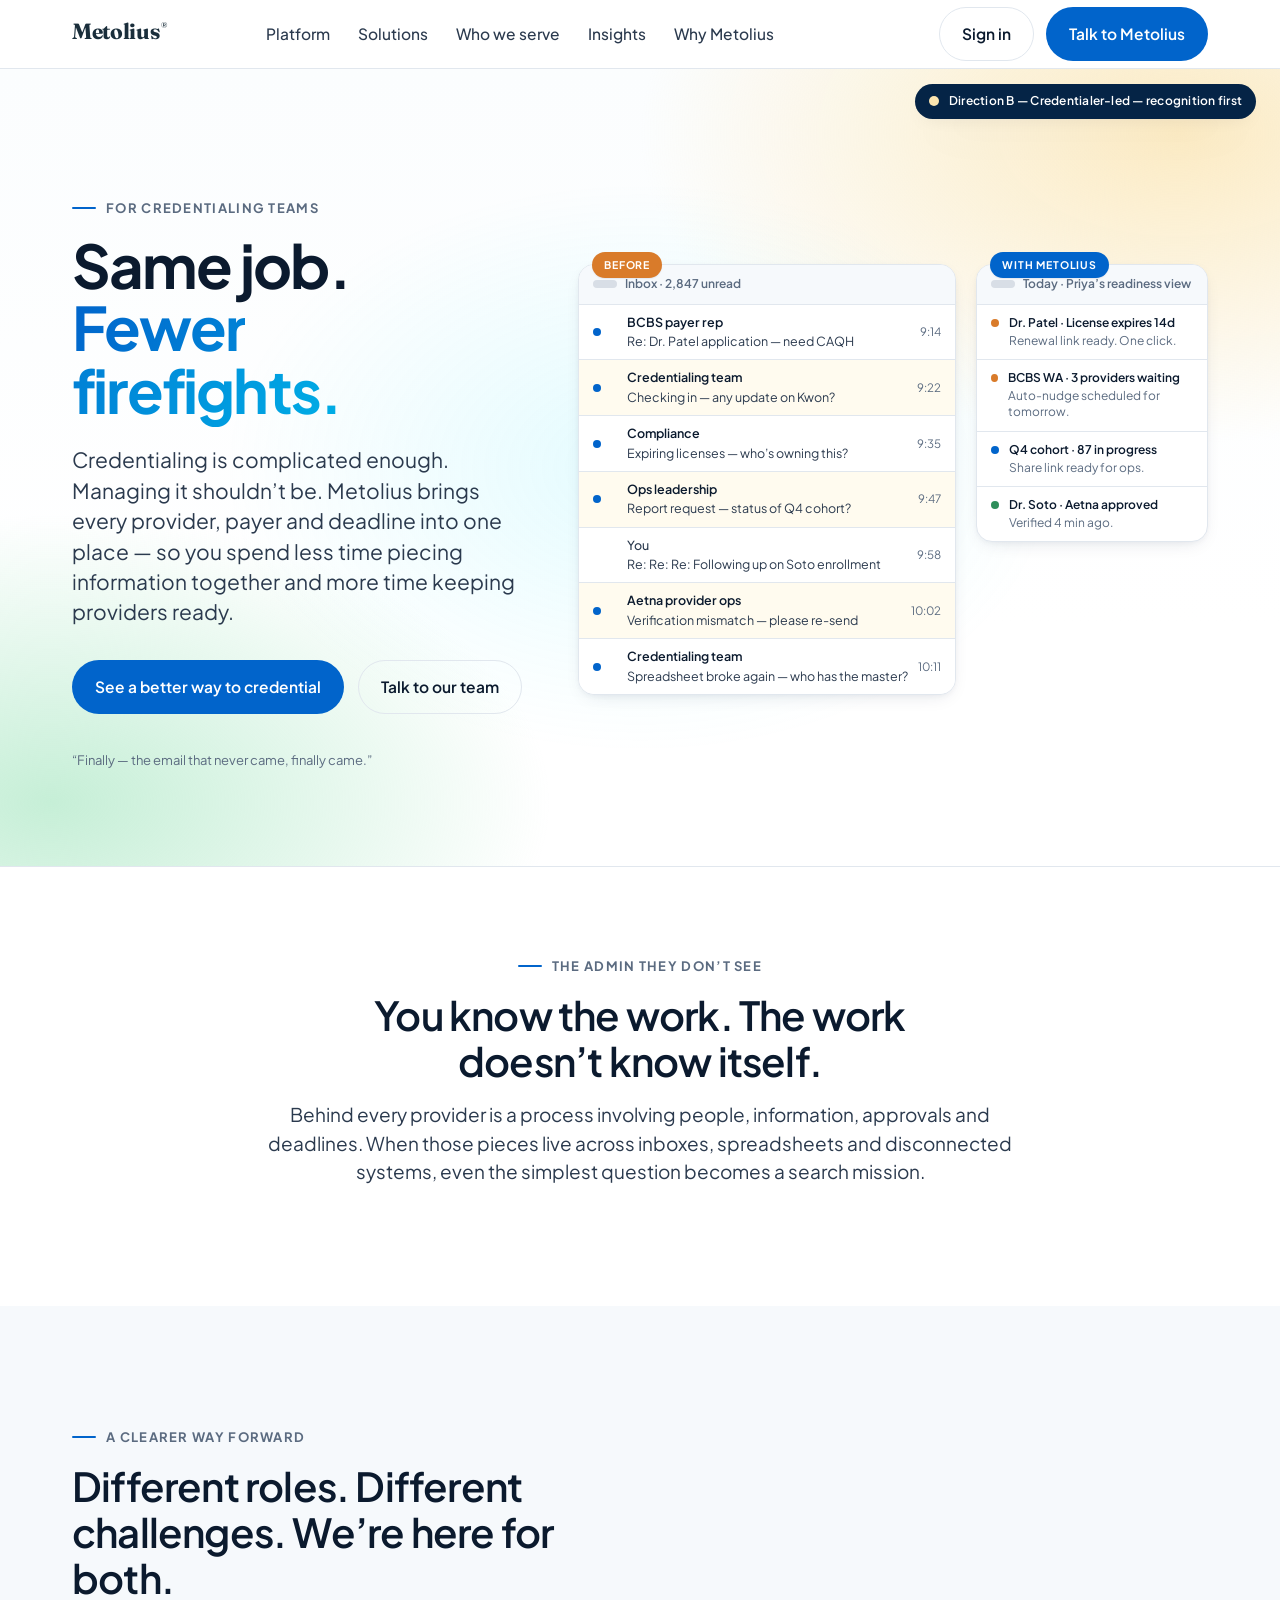
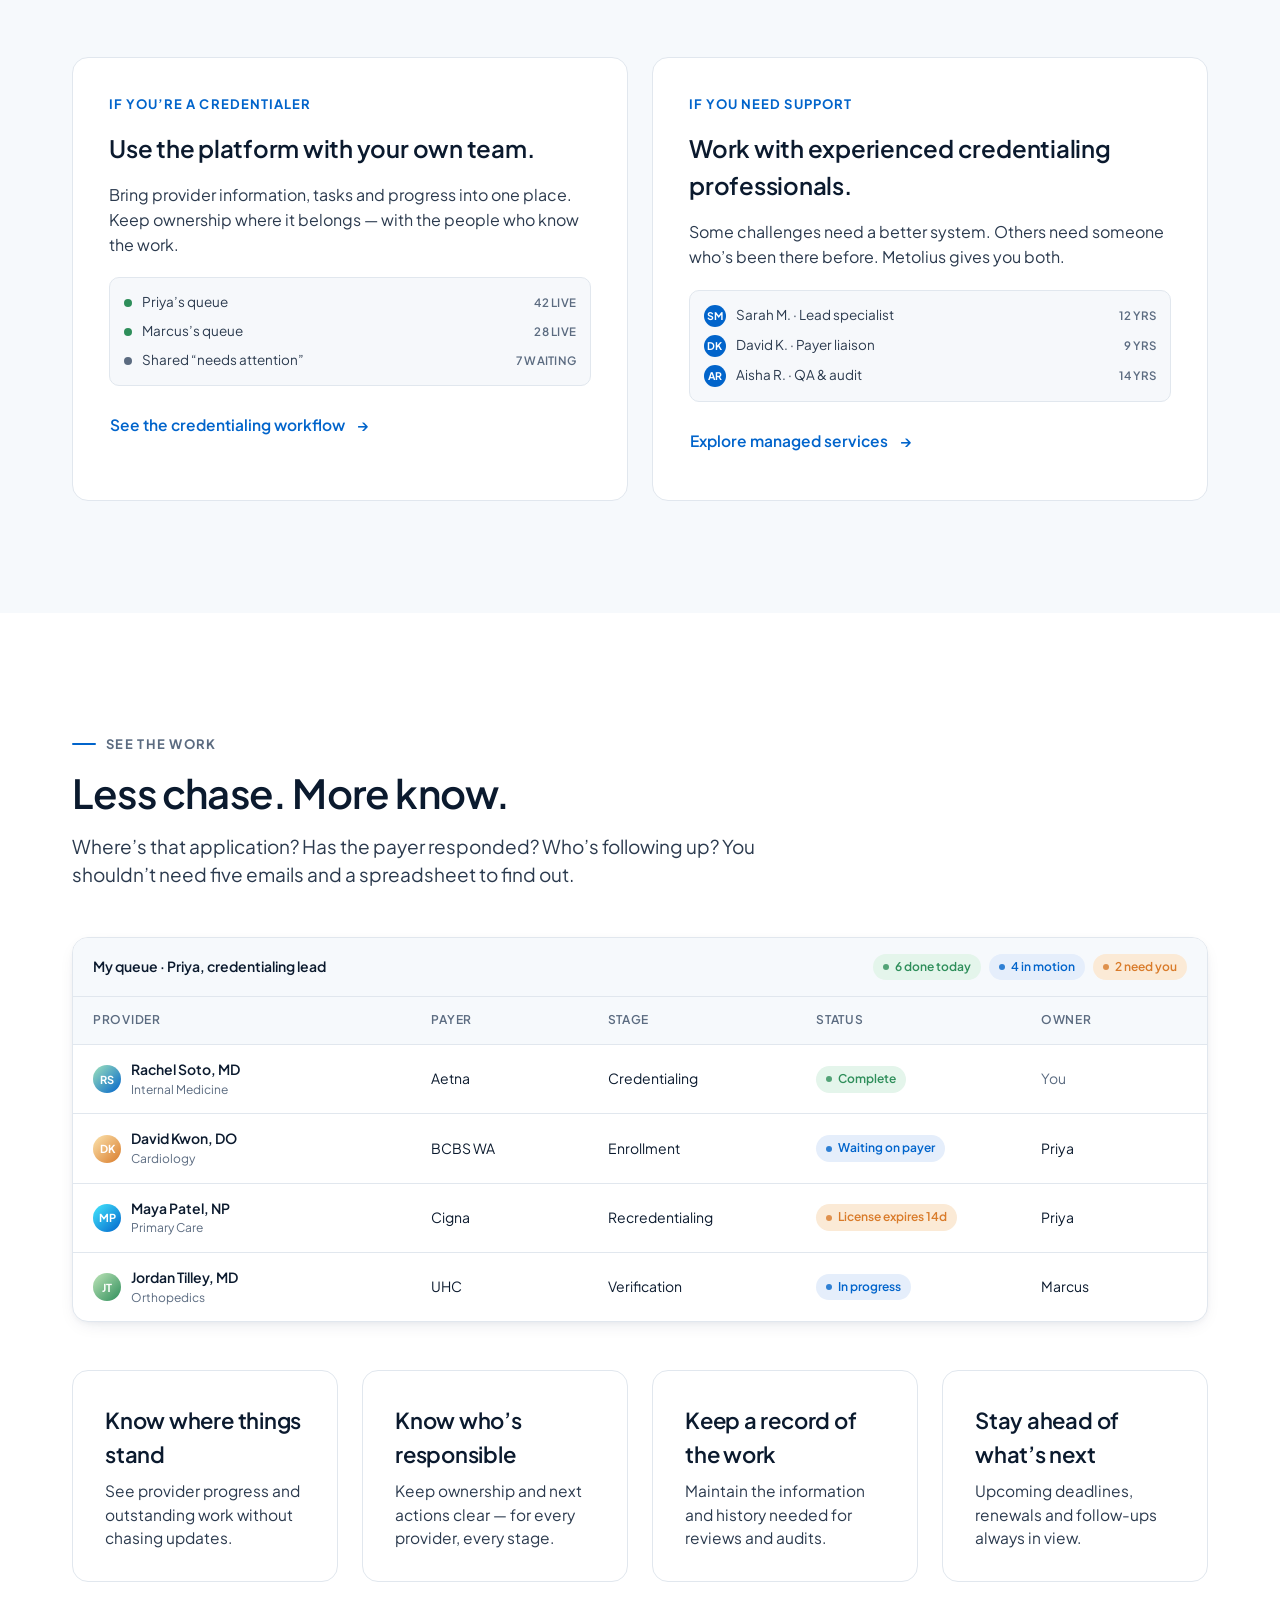
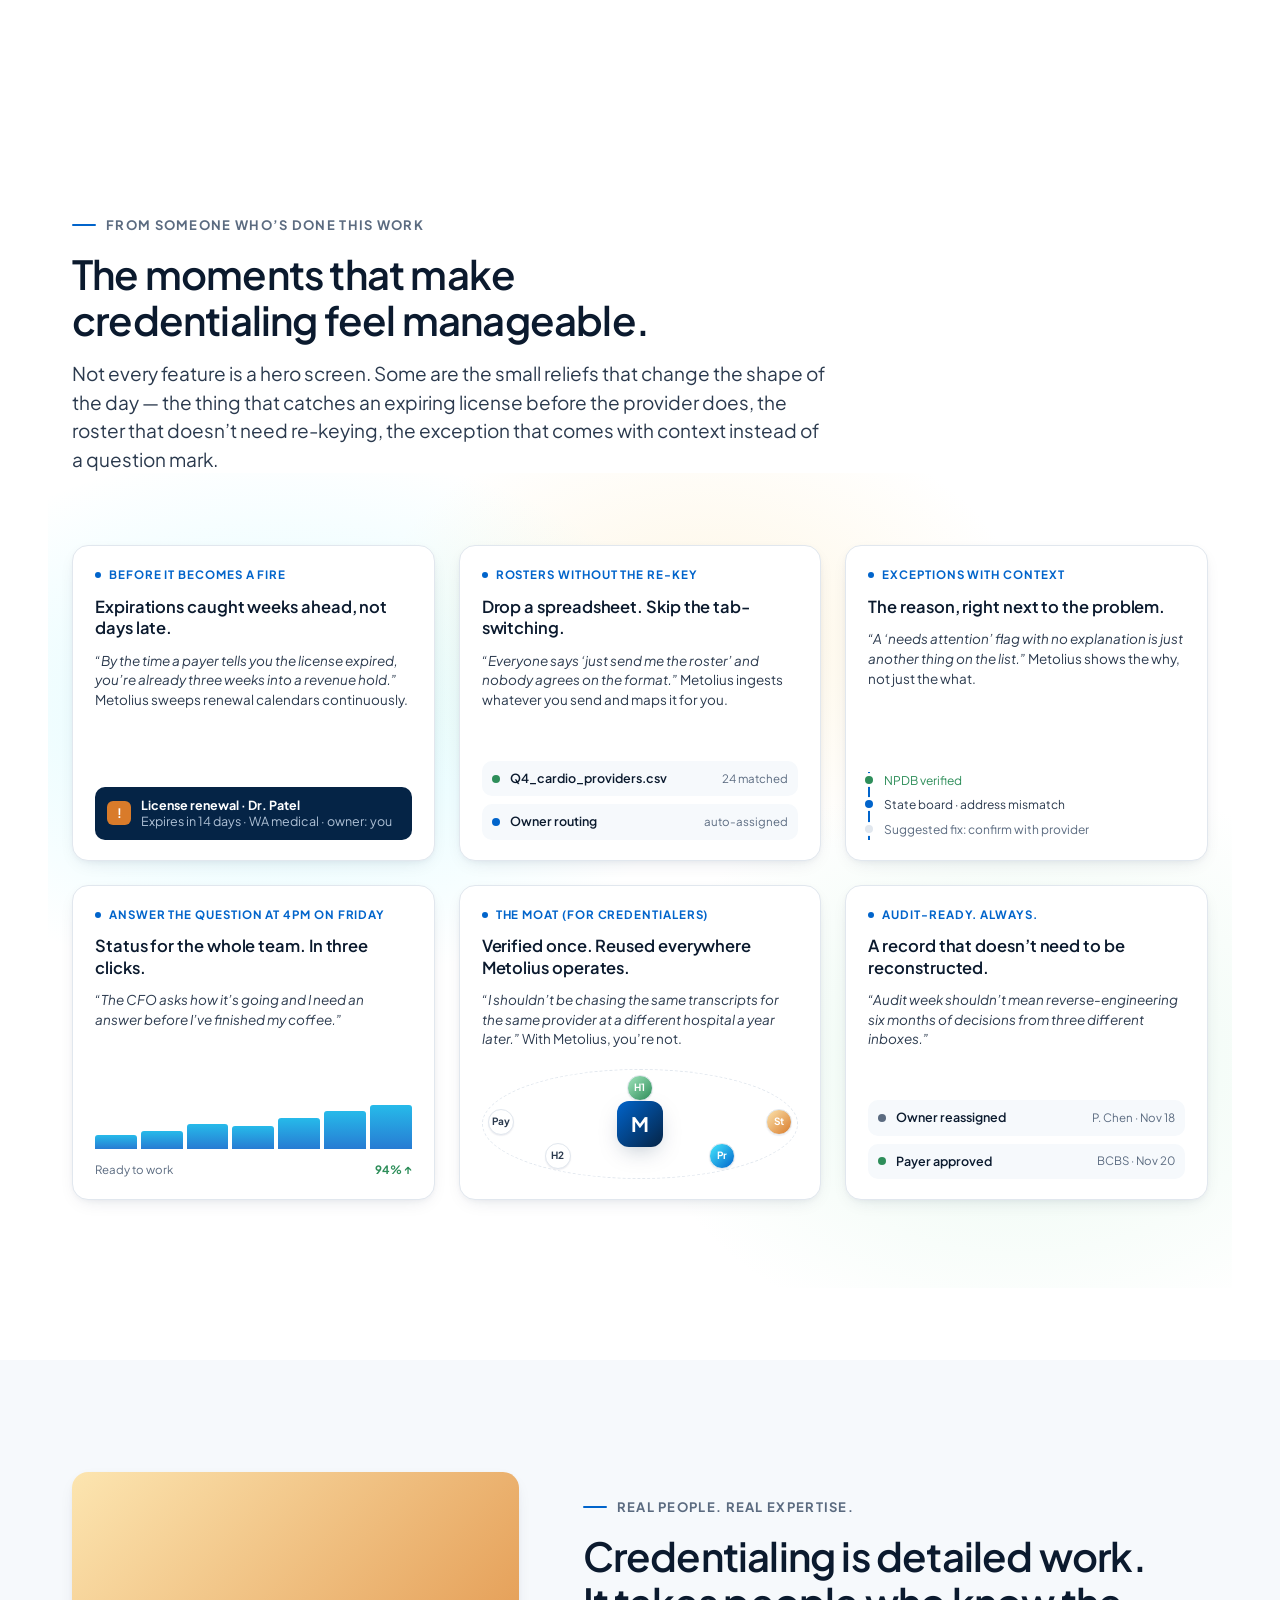
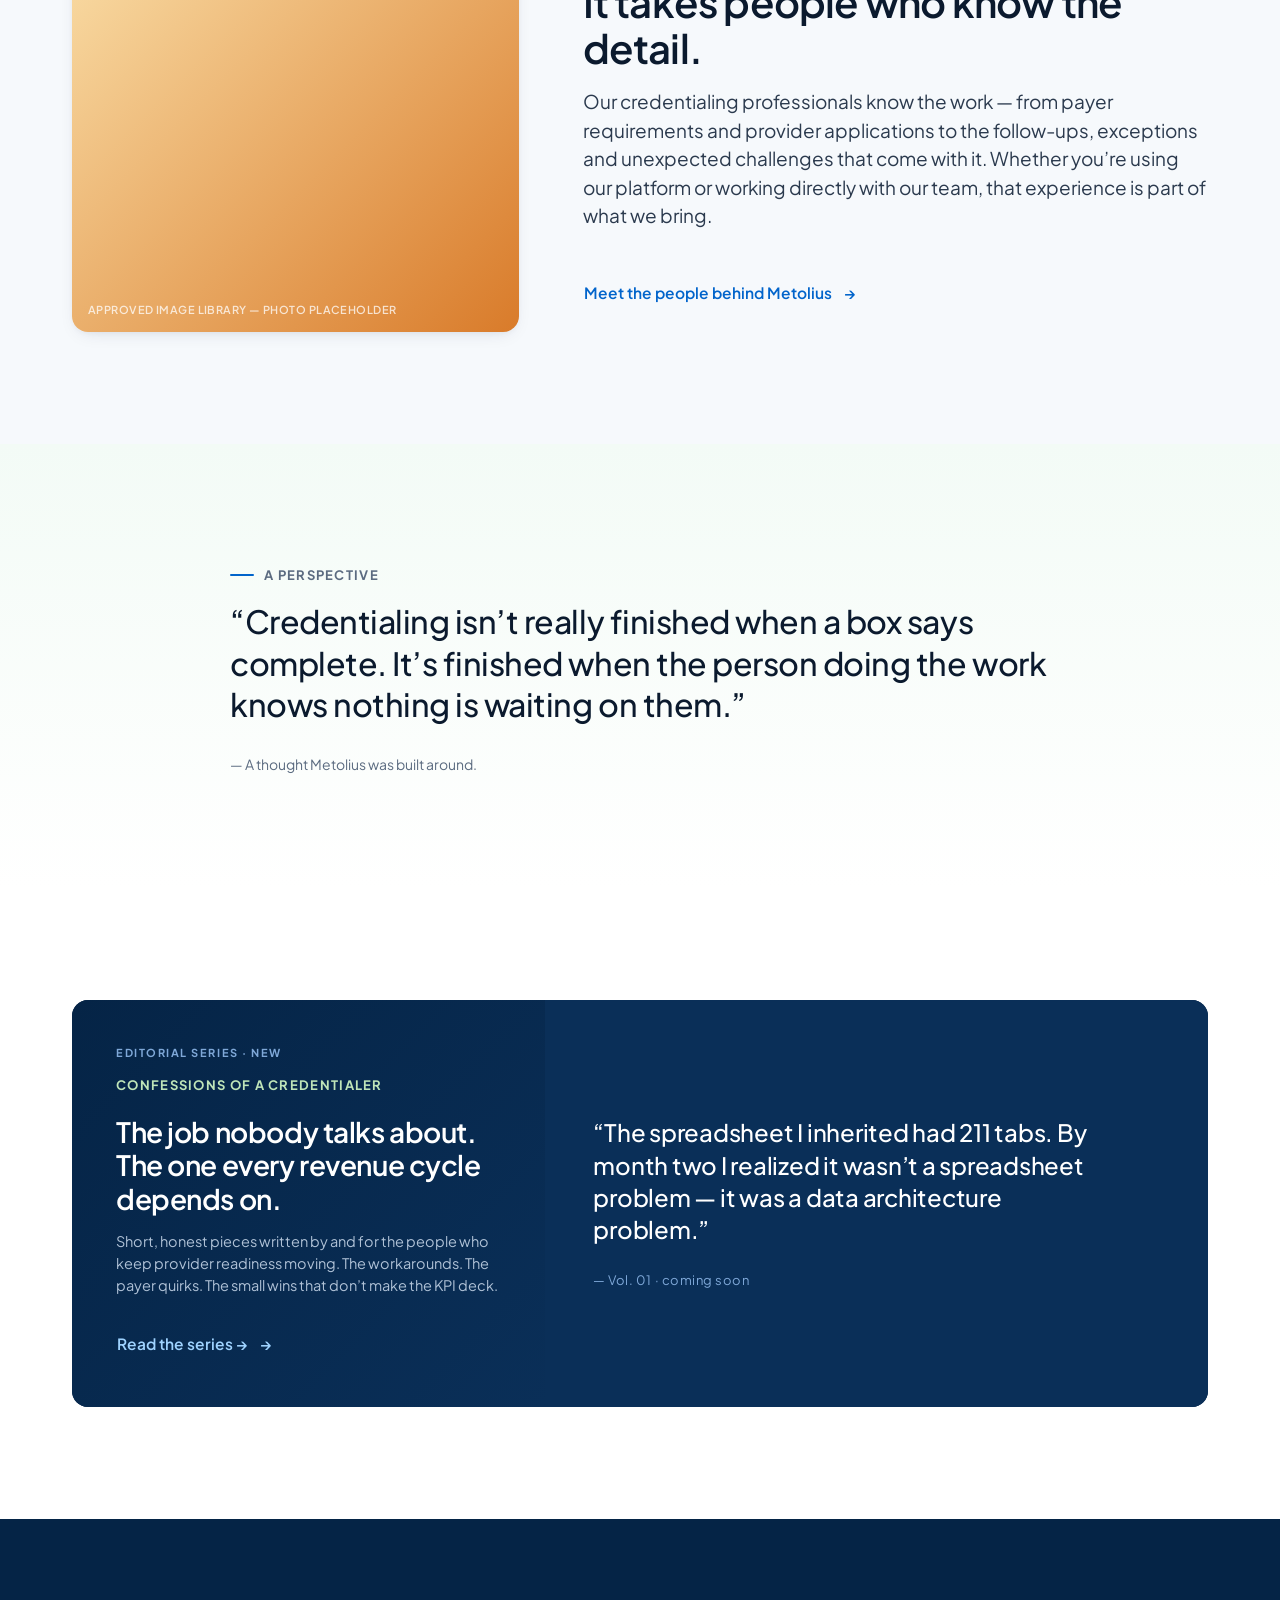
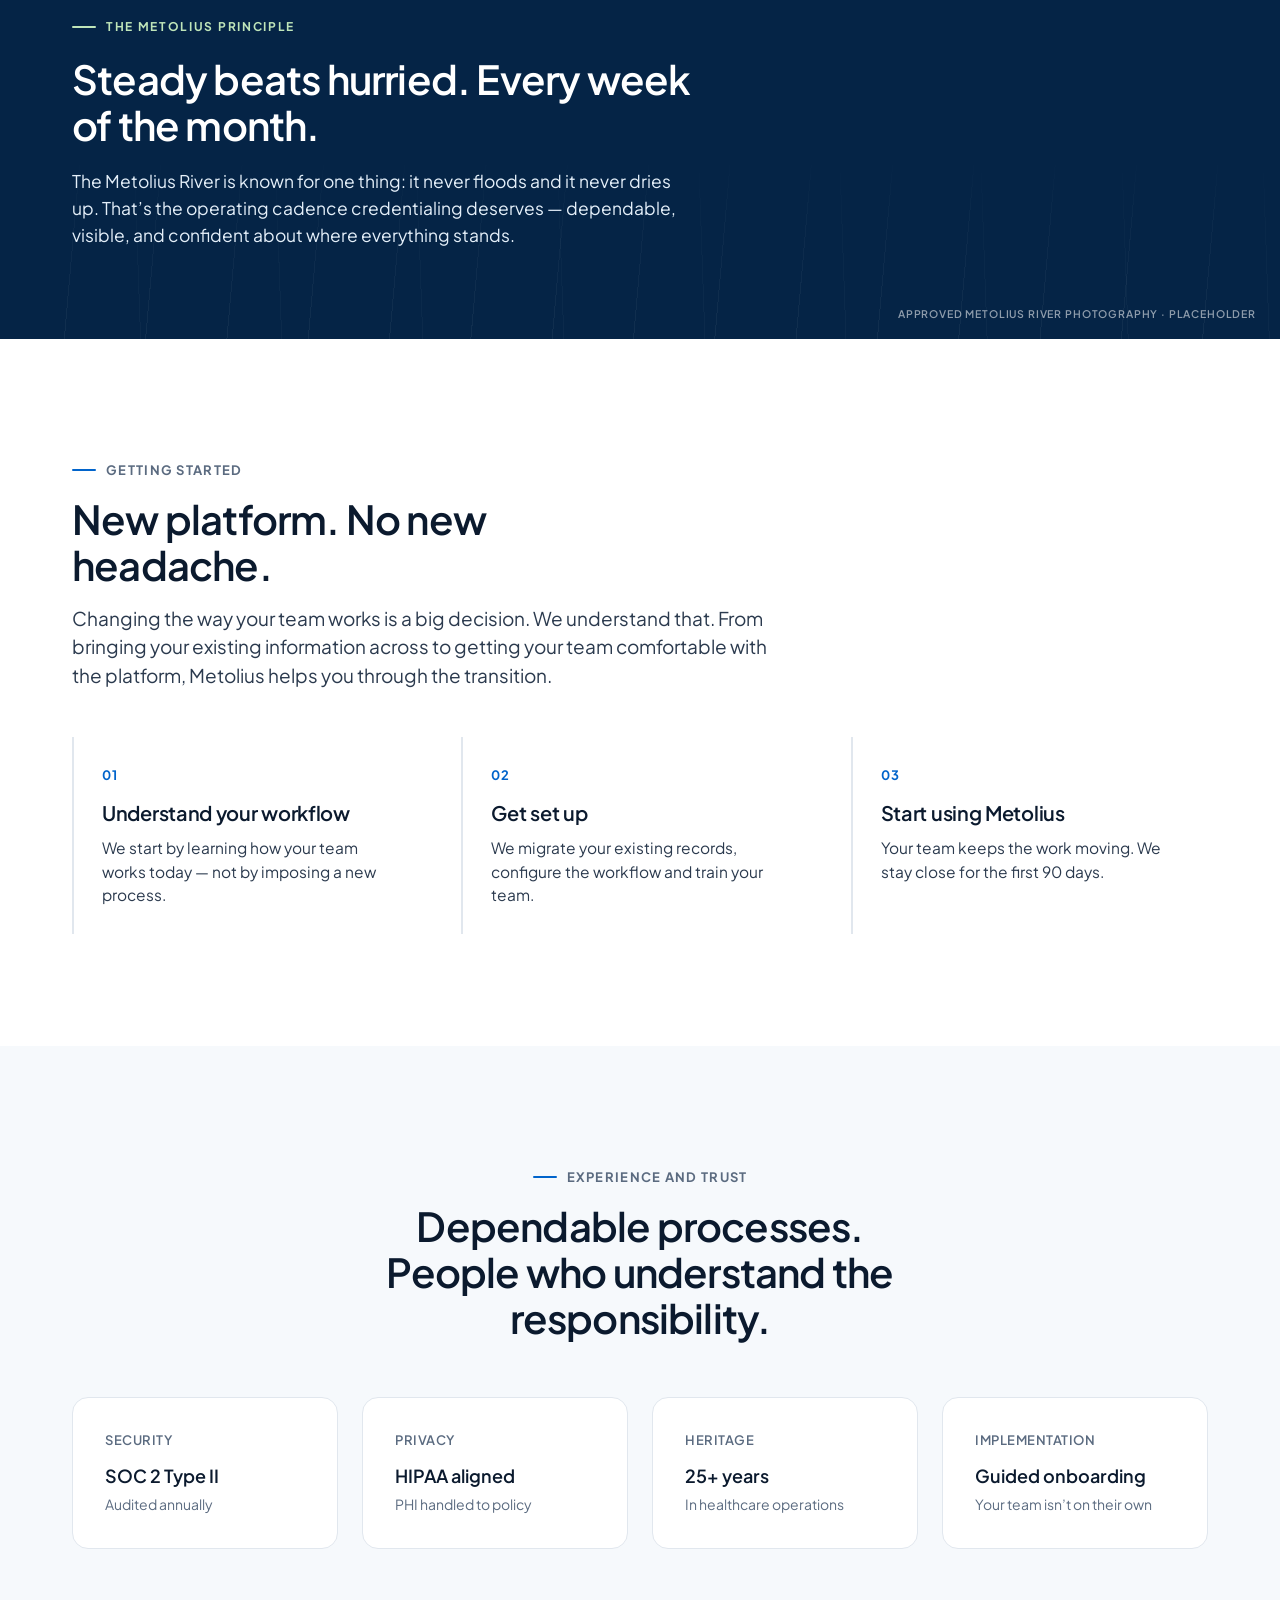
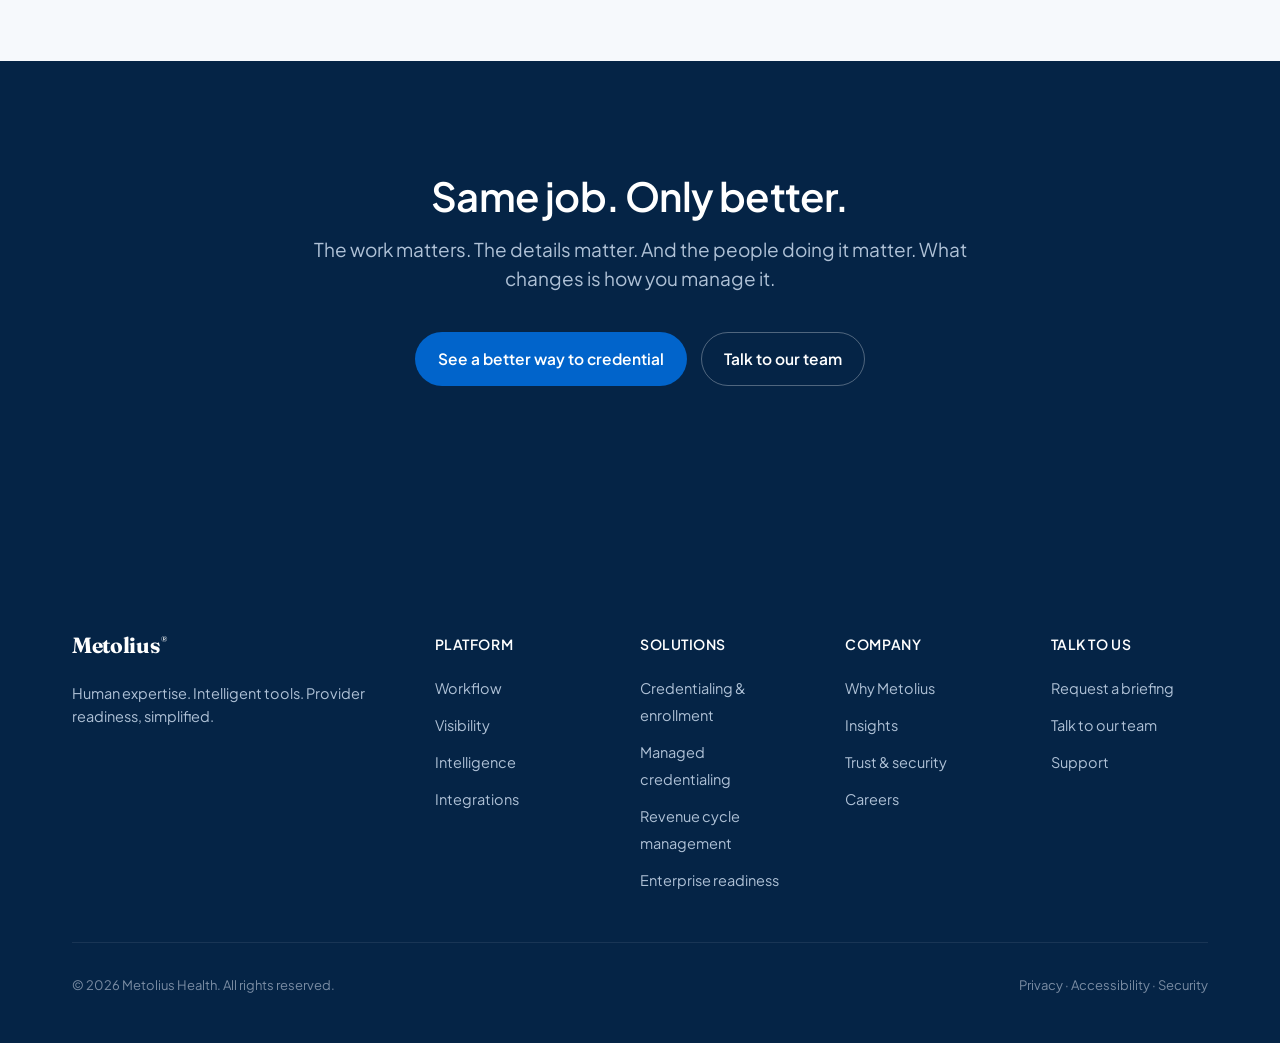
<file: B-credentialer/index.html>
<!doctype html>
<html lang="en">
<head>
  <meta charset="utf-8">
  <meta name="viewport" content="width=device-width,initial-scale=1">
  <title>Metolius — Direction B (v2): Credentialer voice, revised</title>
  <link rel="preconnect" href="https://fonts.googleapis.com">
  <link rel="preconnect" href="https://fonts.gstatic.com" crossorigin>
  <link href="https://fonts.googleapis.com/css2?family=Plus+Jakarta+Sans:wght@400;500;600;700;800&family=Fraunces:opsz,wght@9..144,600;9..144,700;9..144,800&display=swap" rel="stylesheet">
  <link rel="stylesheet" href="../shared/tokens.css?v=20261126-journey">
  <link rel="stylesheet" href="../shared/base.css?v=20261126-journey2">
  <style>
    /* Direction B — Credentialer voice: recognition-first, warmer palette accent,
       opens with the inbox reality then reveals the product. */
    .hero-B {
      position: relative;
      overflow: hidden;
      background:
        radial-gradient(ellipse 70% 65% at 92% 8%, rgba(252, 229, 176, 0.75) 0%, rgba(252, 229, 176, 0) 60%),
        radial-gradient(ellipse 65% 60% at 4% 92%, rgba(160, 228, 188, 0.60) 0%, rgba(160, 228, 188, 0) 60%),
        radial-gradient(ellipse 50% 55% at 50% 50%, rgba(69, 233, 254, 0.14) 0%, rgba(69, 233, 254, 0) 65%),
        linear-gradient(180deg, #FBFDFE 0%, #FFFFFF 70%);
      border-bottom: 1px solid var(--line);
    }
    .hero-B__grid {
      display: grid;
      grid-template-columns: 5fr 7fr;
      gap: 56px;
      align-items: center;
    }
    .hero-B__h {
      font-size: 60px;
      line-height: 1.04;
      letter-spacing: -0.03em;
      font-weight: 700;
      max-width: 14ch;
      margin: 0 0 24px;
    }
    .hero-B__h em {
      font-style: normal;
      background: linear-gradient(120deg, var(--blue) 0%, var(--cyan) 100%);
      -webkit-background-clip: text;
      background-clip: text;
      color: transparent;
    }
    /* The "inbox vs Metolius" visual */
    .inbox-vs {
      display: grid;
      grid-template-columns: 1fr 1fr;
      gap: 20px;
      position: relative;
      align-items: start;
    }
    /* Arrow removed — was clipping the inbox row. The pill labels do the work. */
    .mock {
      background: #FFF;
      border: 1px solid var(--line);
      border-radius: var(--radius-lg);
      box-shadow: var(--shadow-2);
      overflow: hidden;
    }
    .mock__chrome {
      padding: 10px 14px;
      border-bottom: 1px solid var(--line);
      font-size: 12px;
      color: var(--ink-3);
      font-weight: 600;
      display: flex;
      align-items: center;
      gap: 8px;
      background: var(--surface-2);
    }
    .mock__chrome::before {
      content: '';
      display: block;
      width: 24px; height: 8px;
      background: #D8DEE6;
      border-radius: 4px;
    }
    .inbox-row {
      display: grid;
      grid-template-columns: 24px 1fr auto;
      gap: 10px;
      align-items: center;
      padding: 8px 14px;
      border-bottom: 1px solid var(--line);
      font-size: 12.5px;
    }
    .inbox-row:last-child { border-bottom: 0; }
    .inbox-row__dot {
      width: 8px; height: 8px;
      border-radius: 50%;
      background: var(--accent);
    }
    .inbox-row--read .inbox-row__dot { background: transparent; }
    .inbox-row__from { font-weight: 600; color: var(--ink); white-space: nowrap; }
    .inbox-row--read .inbox-row__from { font-weight: 500; color: var(--ink-2); }
    .inbox-row__subject { color: var(--ink-2); overflow: hidden; text-overflow: ellipsis; white-space: nowrap; }
    .inbox-row__time { color: var(--ink-3); font-size: 11.5px; }
    .mock--chaos .inbox-row { background: #FFFBEF; }
    .mock--chaos .inbox-row:nth-child(2n) { background: #FFF; }
    .mock__label {
      position: absolute;
      top: -12px;
      left: 14px;
      padding: 5px 12px;
      border-radius: 999px;
      font-size: 10.5px;
      font-weight: 700;
      letter-spacing: 0.08em;
      text-transform: uppercase;
      box-shadow: var(--shadow-1);
      z-index: 2;
    }
    .mock__wrap { position: relative; }
    .mock__label--old { background: #D97B2A; color: #FFFFFF; }
    .mock__label--new { background: var(--blue); color: #FFFFFF; }

    .inbox-signature {
      display: flex;
      gap: 10px;
      padding: 10px 14px;
      border-bottom: 1px solid var(--line);
      font-size: 12px;
      align-items: flex-start;
      line-height: 1.35;
    }
    .inbox-signature__dot { width: 8px; height: 8px; border-radius: 50%; margin-top: 4px; }
  </style>
</head>
<body data-direction="B" data-direction-name="Credentialer-led — recognition first">
<div id="nav-mount"></div>

<!-- ============ HERO (Credentialer voice) ============ -->
<section class="hero-B section--hero">
  <div class="container">
    <div class="hero-B__grid">
      <div>
        <span class="kicker">For credentialing teams</span>
        <h1 class="hero-B__h">Same job. <em>Fewer firefights.</em></h1>
        <p class="hero-sub">
          Credentialing is complicated enough. Managing it shouldn&rsquo;t be.
          Metolius brings every provider, payer and deadline into one place —
          so you spend less time piecing information together and more time
          keeping providers ready.
        </p>
        <div class="btn-row">
          <a class="btn btn--primary" href="#platform">See a better way to credential</a>
          <a class="btn btn--ghost" href="#cta">Talk to our team</a>
        </div>
        <div style="margin-top:36px; display:flex; gap:24px; color:var(--ink-3); font-size:13px;">
          <span>&ldquo;Finally — the email that never came, finally came.&rdquo;</span>
        </div>
      </div>
      <div class="inbox-vs">
        <div class="mock__wrap">
          <span class="mock__label mock__label--old">Before</span>
          <div class="mock mock--chaos">
            <div class="mock__chrome">Inbox · 2,847 unread</div>
            <div class="inbox-row">
              <span class="inbox-row__dot"></span>
              <div>
                <div class="inbox-row__from">BCBS payer rep</div>
                <div class="inbox-row__subject">Re: Dr. Patel application — need CAQH</div>
              </div>
              <span class="inbox-row__time">9:14</span>
            </div>
            <div class="inbox-row">
              <span class="inbox-row__dot"></span>
              <div>
                <div class="inbox-row__from">Credentialing team</div>
                <div class="inbox-row__subject">Checking in — any update on Kwon?</div>
              </div>
              <span class="inbox-row__time">9:22</span>
            </div>
            <div class="inbox-row">
              <span class="inbox-row__dot"></span>
              <div>
                <div class="inbox-row__from">Compliance</div>
                <div class="inbox-row__subject">Expiring licenses — who&rsquo;s owning this?</div>
              </div>
              <span class="inbox-row__time">9:35</span>
            </div>
            <div class="inbox-row">
              <span class="inbox-row__dot"></span>
              <div>
                <div class="inbox-row__from">Ops leadership</div>
                <div class="inbox-row__subject">Report request — status of Q4 cohort?</div>
              </div>
              <span class="inbox-row__time">9:47</span>
            </div>
            <div class="inbox-row inbox-row--read">
              <span class="inbox-row__dot"></span>
              <div>
                <div class="inbox-row__from">You</div>
                <div class="inbox-row__subject">Re: Re: Re: Following up on Soto enrollment</div>
              </div>
              <span class="inbox-row__time">9:58</span>
            </div>
            <div class="inbox-row">
              <span class="inbox-row__dot"></span>
              <div>
                <div class="inbox-row__from">Aetna provider ops</div>
                <div class="inbox-row__subject">Verification mismatch — please re-send</div>
              </div>
              <span class="inbox-row__time">10:02</span>
            </div>
            <div class="inbox-row">
              <span class="inbox-row__dot"></span>
              <div>
                <div class="inbox-row__from">Credentialing team</div>
                <div class="inbox-row__subject">Spreadsheet broke again — who has the master?</div>
              </div>
              <span class="inbox-row__time">10:11</span>
            </div>
          </div>
        </div>
        <div class="mock__wrap">
          <span class="mock__label mock__label--new">With Metolius</span>
          <div class="mock">
            <div class="mock__chrome">Today · Priya&rsquo;s readiness view</div>
            <div class="inbox-signature">
              <span class="inbox-signature__dot" style="background: var(--status-attention);"></span>
              <div>
                <div style="font-weight: 600;">Dr. Patel · License expires 14d</div>
                <div style="color: var(--ink-3); margin-top: 2px;">Renewal link ready. One click.</div>
              </div>
            </div>
            <div class="inbox-signature">
              <span class="inbox-signature__dot" style="background: var(--status-attention);"></span>
              <div>
                <div style="font-weight: 600;">BCBS WA · 3 providers waiting</div>
                <div style="color: var(--ink-3); margin-top: 2px;">Auto-nudge scheduled for tomorrow.</div>
              </div>
            </div>
            <div class="inbox-signature">
              <span class="inbox-signature__dot" style="background: var(--status-progress);"></span>
              <div>
                <div style="font-weight: 600;">Q4 cohort · 87 in progress</div>
                <div style="color: var(--ink-3); margin-top: 2px;">Share link ready for ops.</div>
              </div>
            </div>
            <div class="inbox-signature" style="border-bottom: 0;">
              <span class="inbox-signature__dot" style="background: var(--status-complete);"></span>
              <div>
                <div style="font-weight: 600;">Dr. Soto · Aetna approved</div>
                <div style="color: var(--ink-3); margin-top: 2px;">Verified 4 min ago.</div>
              </div>
            </div>
          </div>
        </div>

      </div>
    </div>
  </div>
</section>

<!-- ============ SECTION 2 — Recognition ============ -->
<section class="section section--tight">
  <div class="container">
    <div style="max-width: 760px; margin: 0 auto; text-align: center;">
      <span class="kicker" style="justify-content: center;">The admin they don&rsquo;t see</span>
      <h2 class="section-h" style="margin-left: auto; margin-right: auto; max-width: 20ch;">You know the work. The work doesn&rsquo;t know itself.</h2>
      <p class="section-sub" style="margin-left: auto; margin-right: auto;">
        Behind every provider is a process involving people, information, approvals and deadlines.
        When those pieces live across inboxes, spreadsheets and disconnected systems, even the
        simplest question becomes a search mission.
      </p>
    </div>
  </div>
</section>

<!-- ============ SECTION 3 — The route ============ -->
<section id="solutions" class="section section--soft">
  <div class="container">
    <div style="max-width:720px; margin-bottom: 56px;">
      <span class="kicker">A clearer way forward</span>
      <h2 class="section-h">Different roles. Different challenges. We&rsquo;re here for both.</h2>
    </div>
    <div class="route-grid">
      <a class="route route--live" href="#">
        <span class="route__eyebrow">If you&rsquo;re a credentialer</span>
        <h3>Use the platform with your own team.</h3>
        <p>Bring provider information, tasks and progress into one place. Keep ownership where it belongs — with the people who know the work.</p>
        <div class="route__ui">
          <div class="route__ui-row"><span class="route__ui-dot route__ui-dot--go"></span><span>Priya&rsquo;s queue</span><span class="route__ui-meta">42 live</span></div>
          <div class="route__ui-row"><span class="route__ui-dot route__ui-dot--go"></span><span>Marcus&rsquo;s queue</span><span class="route__ui-meta">28 live</span></div>
          <div class="route__ui-row"><span class="route__ui-dot"></span><span>Shared &ldquo;needs attention&rdquo;</span><span class="route__ui-meta">7 waiting</span></div>
        </div>
        <span class="btn btn--link">See the credentialing workflow</span>
      </a>
      <a class="route route--live" href="#">
        <span class="route__eyebrow">If you need support</span>
        <h3>Work with experienced credentialing professionals.</h3>
        <p>Some challenges need a better system. Others need someone who&rsquo;s been there before. Metolius gives you both.</p>
        <div class="route__ui">
          <div class="route__ui-row"><span class="route__ui-avatar">SM</span><span>Sarah M. &middot; Lead specialist</span><span class="route__ui-meta">12 yrs</span></div>
          <div class="route__ui-row"><span class="route__ui-avatar">DK</span><span>David K. &middot; Payer liaison</span><span class="route__ui-meta">9 yrs</span></div>
          <div class="route__ui-row"><span class="route__ui-avatar">AR</span><span>Aisha R. &middot; QA &amp; audit</span><span class="route__ui-meta">14 yrs</span></div>
        </div>
        <span class="btn btn--link">Explore managed services</span>
      </a>
    </div>
  </div>
</section>

<!-- ============ SECTION 4 — Workflow (see the work) ============ -->
<section id="platform" class="section">
  <div class="container">
    <div class="section-intro" style="max-width:720px; margin-bottom:48px;">
      <span class="kicker">See the work</span>
      <h2 class="section-h">Less chase. More know.</h2>
      <p class="section-sub">
        Where&rsquo;s that application? Has the payer responded? Who&rsquo;s following up?
        You shouldn&rsquo;t need five emails and a spreadsheet to find out.
      </p>
    </div>

    <div class="ui-card">
      <div class="ui-card__header">
        <div class="ui-card__title">My queue · Priya, credentialing lead</div>
        <div style="display:flex; gap:8px;">
          <span class="pill pill--complete">6 done today</span>
          <span class="pill pill--progress">4 in motion</span>
          <span class="pill pill--attention">2 need you</span>
        </div>
      </div>
      <div class="ui-row ui-row--head">
        <div>Provider</div><div>Payer</div><div>Stage</div><div>Status</div><div>Owner</div>
      </div>
      <div class="ui-row">
        <div class="ui-provider"><span class="ui-avatar">RS</span><div><div style="font-weight:600;">Rachel Soto, MD</div><div style="color:var(--ink-3); font-size:12px;">Internal Medicine</div></div></div>
        <div>Aetna</div>
        <div>Credentialing</div>
        <div><span class="pill pill--complete">Complete</span></div>
        <div style="color:var(--ink-3);">You</div>
      </div>
      <div class="ui-row">
        <div class="ui-provider"><span class="ui-avatar ui-avatar--b">DK</span><div><div style="font-weight:600;">David Kwon, DO</div><div style="color:var(--ink-3); font-size:12px;">Cardiology</div></div></div>
        <div>BCBS WA</div>
        <div>Enrollment</div>
        <div><span class="pill pill--progress">Waiting on payer</span></div>
        <div>Priya</div>
      </div>
      <div class="ui-row">
        <div class="ui-provider"><span class="ui-avatar ui-avatar--c">MP</span><div><div style="font-weight:600;">Maya Patel, NP</div><div style="color:var(--ink-3); font-size:12px;">Primary Care</div></div></div>
        <div>Cigna</div>
        <div>Recredentialing</div>
        <div><span class="pill pill--attention">License expires 14d</span></div>
        <div>Priya</div>
      </div>
      <div class="ui-row">
        <div class="ui-provider"><span class="ui-avatar ui-avatar--d">JT</span><div><div style="font-weight:600;">Jordan Tilley, MD</div><div style="color:var(--ink-3); font-size:12px;">Orthopedics</div></div></div>
        <div>UHC</div>
        <div>Verification</div>
        <div><span class="pill pill--progress">In progress</span></div>
        <div>Marcus</div>
      </div>
    </div>

    <div class="feature-grid feature-grid--4" style="margin-top:48px;">
      <div class="feature">
        <h3 class="card-h">Know where things stand</h3>
        <p>See provider progress and outstanding work without chasing updates.</p>
      </div>
      <div class="feature">
        <h3 class="card-h">Know who&rsquo;s responsible</h3>
        <p>Keep ownership and next actions clear — for every provider, every stage.</p>
      </div>
      <div class="feature">
        <h3 class="card-h">Keep a record of the work</h3>
        <p>Maintain the information and history needed for reviews and audits.</p>
      </div>
      <div class="feature">
        <h3 class="card-h">Stay ahead of what&rsquo;s next</h3>
        <p>Upcoming deadlines, renewals and follow-ups always in view.</p>
      </div>
    </div>
  </div>
</section>

<!-- ============ SECTION 4.5 — Feature pop-outs (NEW, credentialer POV captions) ============ -->
<section class="section">
  <div class="container">
    <div class="section-intro" style="max-width:760px; margin-bottom:12px;">
      <span class="kicker">From someone who&rsquo;s done this work</span>
      <h2 class="section-h">The moments that make credentialing feel manageable.</h2>
      <p class="section-sub">
        Not every feature is a hero screen. Some are the small reliefs that
        change the shape of the day &mdash; the thing that catches an expiring license
        before the provider does, the roster that doesn&rsquo;t need re-keying, the
        exception that comes with context instead of a question mark.
      </p>
    </div>

    <div class="popout-field">
      <!-- 1. The &quot;before it becomes a fire&quot; signal -->
      <div class="popout" style="grid-column: 1 / span 4;">
        <span class="popout__label">Before it becomes a fire</span>
        <h3 class="popout__title">Expirations caught weeks ahead, not days late.</h3>
        <p class="popout__body">
          <em>&ldquo;By the time a payer tells you the license expired, you&rsquo;re already
          three weeks into a revenue hold.&rdquo;</em> Metolius sweeps renewal calendars continuously.
        </p>
        <div class="popout__ui">
          <div class="popout-notif">
            <div class="popout-notif__icon">!</div>
            <div class="popout-notif__text">
              <strong>License renewal &middot; Dr. Patel</strong>
              <span>Expires in 14 days &middot; WA medical &middot; owner: you</span>
            </div>
          </div>
        </div>
      </div>

      <!-- 2. Roster without the re-key -->
      <div class="popout" style="grid-column: 5 / span 4;">
        <span class="popout__label">Rosters without the re-key</span>
        <h3 class="popout__title">Drop a spreadsheet. Skip the tab-switching.</h3>
        <p class="popout__body">
          <em>&ldquo;Everyone says &lsquo;just send me the roster&rsquo; and nobody agrees on the
          format.&rdquo;</em> Metolius ingests whatever you send and maps it for you.
        </p>
        <div class="popout__ui">
          <div class="popout-mini-row">
            <span class="popout-mini-row__dot" style="background: var(--status-complete);"></span>
            <span class="popout-mini-row__name">Q4_cardio_providers.csv</span>
            <span class="popout-mini-row__meta">24 matched</span>
          </div>
          <div class="popout-mini-row">
            <span class="popout-mini-row__dot" style="background: var(--status-progress);"></span>
            <span class="popout-mini-row__name">Owner routing</span>
            <span class="popout-mini-row__meta">auto-assigned</span>
          </div>
        </div>
      </div>

      <!-- 3. Exceptions with context -->
      <div class="popout" style="grid-column: 9 / span 4;">
        <span class="popout__label">Exceptions with context</span>
        <h3 class="popout__title">The reason, right next to the problem.</h3>
        <p class="popout__body">
          <em>&ldquo;A &lsquo;needs attention&rsquo; flag with no explanation is just another
          thing on the list.&rdquo;</em> Metolius shows the why, not just the what.
        </p>
        <div class="popout__ui">
          <div class="popout-timeline">
            <div class="popout-timeline__step popout-timeline__step--done">NPDB verified</div>
            <div class="popout-timeline__step">State board &middot; address mismatch</div>
            <div class="popout-timeline__step popout-timeline__step--muted">Suggested fix: confirm with provider</div>
          </div>
        </div>
      </div>

      <!-- 4. Answer the question without the report wait -->
      <div class="popout" style="grid-column: 1 / span 4;">
        <span class="popout__label">Answer the question at 4pm on Friday</span>
        <h3 class="popout__title">Status for the whole team. In three clicks.</h3>
        <p class="popout__body">
          <em>&ldquo;The CFO asks how it&rsquo;s going and I need an answer before I&rsquo;ve
          finished my coffee.&rdquo;</em>
        </p>
        <div class="popout__ui">
          <div class="popout-spark">
            <div class="popout-spark__bar" style="height: 30%;"></div>
            <div class="popout-spark__bar" style="height: 40%;"></div>
            <div class="popout-spark__bar" style="height: 55%;"></div>
            <div class="popout-spark__bar" style="height: 50%;"></div>
            <div class="popout-spark__bar" style="height: 68%;"></div>
            <div class="popout-spark__bar" style="height: 82%;"></div>
            <div class="popout-spark__bar" style="height: 95%;"></div>
          </div>
          <div style="display:flex; justify-content:space-between; font-size:11.5px; color:var(--ink-3);">
            <span>Ready to work</span>
            <span style="color:var(--status-complete); font-weight:700;">94% &uarr;</span>
          </div>
        </div>
      </div>

      <!-- 5. Verified once, reused everywhere -->
      <div class="popout" style="grid-column: 5 / span 4;">
        <span class="popout__label">The MOAT (for credentialers)</span>
        <h3 class="popout__title">Verified once. Reused everywhere Metolius operates.</h3>
        <p class="popout__body">
          <em>&ldquo;I shouldn&rsquo;t be chasing the same transcripts for the same provider
          at a different hospital a year later.&rdquo;</em> With Metolius, you&rsquo;re not.
        </p>
        <div class="popout__ui">
          <div class="popout-ring">
            <div class="popout-ring__orbit"></div>
            <div class="popout-ring__core">M</div>
            <div class="popout-ring__node popout-ring__node--1">H1</div>
            <div class="popout-ring__node popout-ring__node--2">St</div>
            <div class="popout-ring__node popout-ring__node--3">Pr</div>
            <div class="popout-ring__node popout-ring__node--4">H2</div>
            <div class="popout-ring__node popout-ring__node--5">Pay</div>
          </div>
        </div>
      </div>

      <!-- 6. Audit-ready without the scramble -->
      <div class="popout" style="grid-column: 9 / span 4;">
        <span class="popout__label">Audit-ready. Always.</span>
        <h3 class="popout__title">A record that doesn&rsquo;t need to be reconstructed.</h3>
        <p class="popout__body">
          <em>&ldquo;Audit week shouldn&rsquo;t mean reverse-engineering six months of
          decisions from three different inboxes.&rdquo;</em>
        </p>
        <div class="popout__ui">
          <div class="popout-mini-row">
            <span class="popout-mini-row__dot" style="background: var(--ink-3);"></span>
            <span class="popout-mini-row__name">Owner reassigned</span>
            <span class="popout-mini-row__meta">P. Chen &middot; Nov 18</span>
          </div>
          <div class="popout-mini-row">
            <span class="popout-mini-row__dot" style="background: var(--status-complete);"></span>
            <span class="popout-mini-row__name">Payer approved</span>
            <span class="popout-mini-row__meta">BCBS &middot; Nov 20</span>
          </div>
        </div>
      </div>
    </div>
  </div>
</section>

<!-- ============ SECTION 5 — People ============ -->
<section id="who" class="section section--soft">
  <div class="container">
    <div class="grid-5-7">
      <div>
        <div class="photo photo--warm" style="min-height: 460px;"></div>
      </div>
      <div>
        <span class="kicker">Real people. Real expertise.</span>
        <h2 class="section-h">Credentialing is detailed work. It takes people who know the detail.</h2>
        <p class="section-sub">
          Our credentialing professionals know the work — from payer requirements
          and provider applications to the follow-ups, exceptions and unexpected
          challenges that come with it. Whether you&rsquo;re using our platform or
          working directly with our team, that experience is part of what we bring.
        </p>
        <a class="btn btn--link" href="#">Meet the people behind Metolius</a>
      </div>
    </div>
  </div>
</section>

<!-- ============ SECTION 6 — Perspective (quote-forward) ============ -->
<section class="section section--mint">
  <div class="container">
    <div style="max-width: 820px; margin: 0 auto;">
      <span class="kicker">A perspective</span>
      <p class="quote" style="font-size: 32px; line-height: 1.3; max-width: none; font-weight: 500; letter-spacing: -0.015em;">
        &ldquo;Credentialing isn&rsquo;t really finished when a box says complete.
        It&rsquo;s finished when the person doing the work knows nothing is waiting on them.&rdquo;
      </p>
      <p class="quote__meta" style="margin-top: 28px;">— A thought Metolius was built around.</p>
    </div>
  </div>
</section>

<!-- ============ SECTION 6.5 — Confessions of a Credentialer (NEW, editorial teaser) ============ -->
<section class="section">
  <div class="container">
    <div class="confess">
      <div class="confess__meta">
        <div class="confess__num">Editorial series &middot; new</div>
        <div class="confess__kicker">Confessions of a Credentialer</div>
        <h2 class="confess__h">The job nobody talks about. The one every revenue cycle depends on.</h2>
        <p>
          Short, honest pieces written by and for the people who keep provider
          readiness moving. The workarounds. The payer quirks. The small wins
          that don&rsquo;t make the KPI deck.
        </p>
        <div style="margin-top:24px;"><a class="btn btn--link" style="color:#9FD3FF;" href="#">Read the series &rarr;</a></div>
      </div>
      <div class="confess__quote">
        <blockquote>
          &ldquo;The spreadsheet I inherited had 211 tabs. By month two I realized it
          wasn&rsquo;t a spreadsheet problem &mdash; it was a data architecture problem.&rdquo;
        </blockquote>
        <cite>&mdash; Vol. 01 &middot; coming soon</cite>
      </div>
    </div>
  </div>
</section>

<!-- ============ SECTION 6.75 — Metolius River brand moment (NEW) ============ -->
<section class="river-band">
  <div class="river-band__inner">
    <span class="river-band__eyebrow">The Metolius principle</span>
    <h2 class="river-band__h">Steady beats hurried. Every week of the month.</h2>
    <p class="river-band__sub">
      The Metolius River is known for one thing: it never floods and it never
      dries up. That&rsquo;s the operating cadence credentialing deserves &mdash; dependable,
      visible, and confident about where everything stands.
    </p>
  </div>
  <span class="river-band__placeholder-tag">Approved Metolius River photography &middot; placeholder</span>
</section>

<!-- ============ SECTION 7 — Implementation ============ -->
<section class="section">
  <div class="container">
    <div style="max-width:720px; margin-bottom:48px;">
      <span class="kicker">Getting started</span>
      <h2 class="section-h">New platform. No new headache.</h2>
      <p class="section-sub">
        Changing the way your team works is a big decision. We understand that.
        From bringing your existing information across to getting your team
        comfortable with the platform, Metolius helps you through the transition.
      </p>
    </div>
    <div class="steps">
      <div class="step">
        <h4>Understand your workflow</h4>
        <p>We start by learning how your team works today — not by imposing a new process.</p>
      </div>
      <div class="step">
        <h4>Get set up</h4>
        <p>We migrate your existing records, configure the workflow and train your team.</p>
      </div>
      <div class="step">
        <h4>Start using Metolius</h4>
        <p>Your team keeps the work moving. We stay close for the first 90 days.</p>
      </div>
    </div>
  </div>
</section>

<!-- ============ SECTION 8 — Proof ============ -->
<section id="why" class="section section--soft">
  <div class="container">
    <div style="max-width: 760px; margin: 0 auto 56px; text-align: center;">
      <span class="kicker" style="justify-content: center;">Experience and trust</span>
      <h2 class="section-h" style="margin-left:auto; margin-right:auto;">Dependable processes. People who understand the responsibility.</h2>
    </div>
    <div style="display:grid; grid-template-columns: repeat(4, 1fr); gap:24px;">
      <div class="feature">
        <div style="font-size:13px; color:var(--ink-3); font-weight:600; letter-spacing:0.04em; text-transform:uppercase; margin-bottom:12px;">Security</div>
        <div style="font-size:18px; font-weight:600;">SOC 2 Type II</div>
        <div style="font-size:14px; color:var(--ink-3); margin-top:4px;">Audited annually</div>
      </div>
      <div class="feature">
        <div style="font-size:13px; color:var(--ink-3); font-weight:600; letter-spacing:0.04em; text-transform:uppercase; margin-bottom:12px;">Privacy</div>
        <div style="font-size:18px; font-weight:600;">HIPAA aligned</div>
        <div style="font-size:14px; color:var(--ink-3); margin-top:4px;">PHI handled to policy</div>
      </div>
      <div class="feature">
        <div style="font-size:13px; color:var(--ink-3); font-weight:600; letter-spacing:0.04em; text-transform:uppercase; margin-bottom:12px;">Heritage</div>
        <div style="font-size:18px; font-weight:600;">25+ years</div>
        <div style="font-size:14px; color:var(--ink-3); margin-top:4px;">In healthcare operations</div>
      </div>
      <div class="feature">
        <div style="font-size:13px; color:var(--ink-3); font-weight:600; letter-spacing:0.04em; text-transform:uppercase; margin-bottom:12px;">Implementation</div>
        <div style="font-size:18px; font-weight:600;">Guided onboarding</div>
        <div style="font-size:14px; color:var(--ink-3); margin-top:4px;">Your team isn&rsquo;t on their own</div>
      </div>
    </div>
  </div>
</section>

<!-- ============ SECTION 9 — Final CTA ============ -->
<section id="cta" class="section section--dark">
  <div class="container">
    <div class="section-intro section-intro--center" style="text-align:center;">
      <h2 class="section-h" style="max-width:24ch; margin-left:auto; margin-right:auto;">Same job. Only better.</h2>
      <p class="section-sub" style="max-width:54ch; margin-left:auto; margin-right:auto;">The work matters. The details matter. And the people doing it matter. What changes is how you manage it.</p>
      <div class="btn-row" style="justify-content:center;">
        <a class="btn btn--primary" href="#">See a better way to credential</a>
        <a class="btn btn--ghost btn--on-dark" href="#">Talk to our team</a>
      </div>
    </div>
  </div>
</section>

<div id="footer-mount"></div>
<script src="../shared/shell.js?v=20261126-journey"></script>
</body>
</html>
</file>
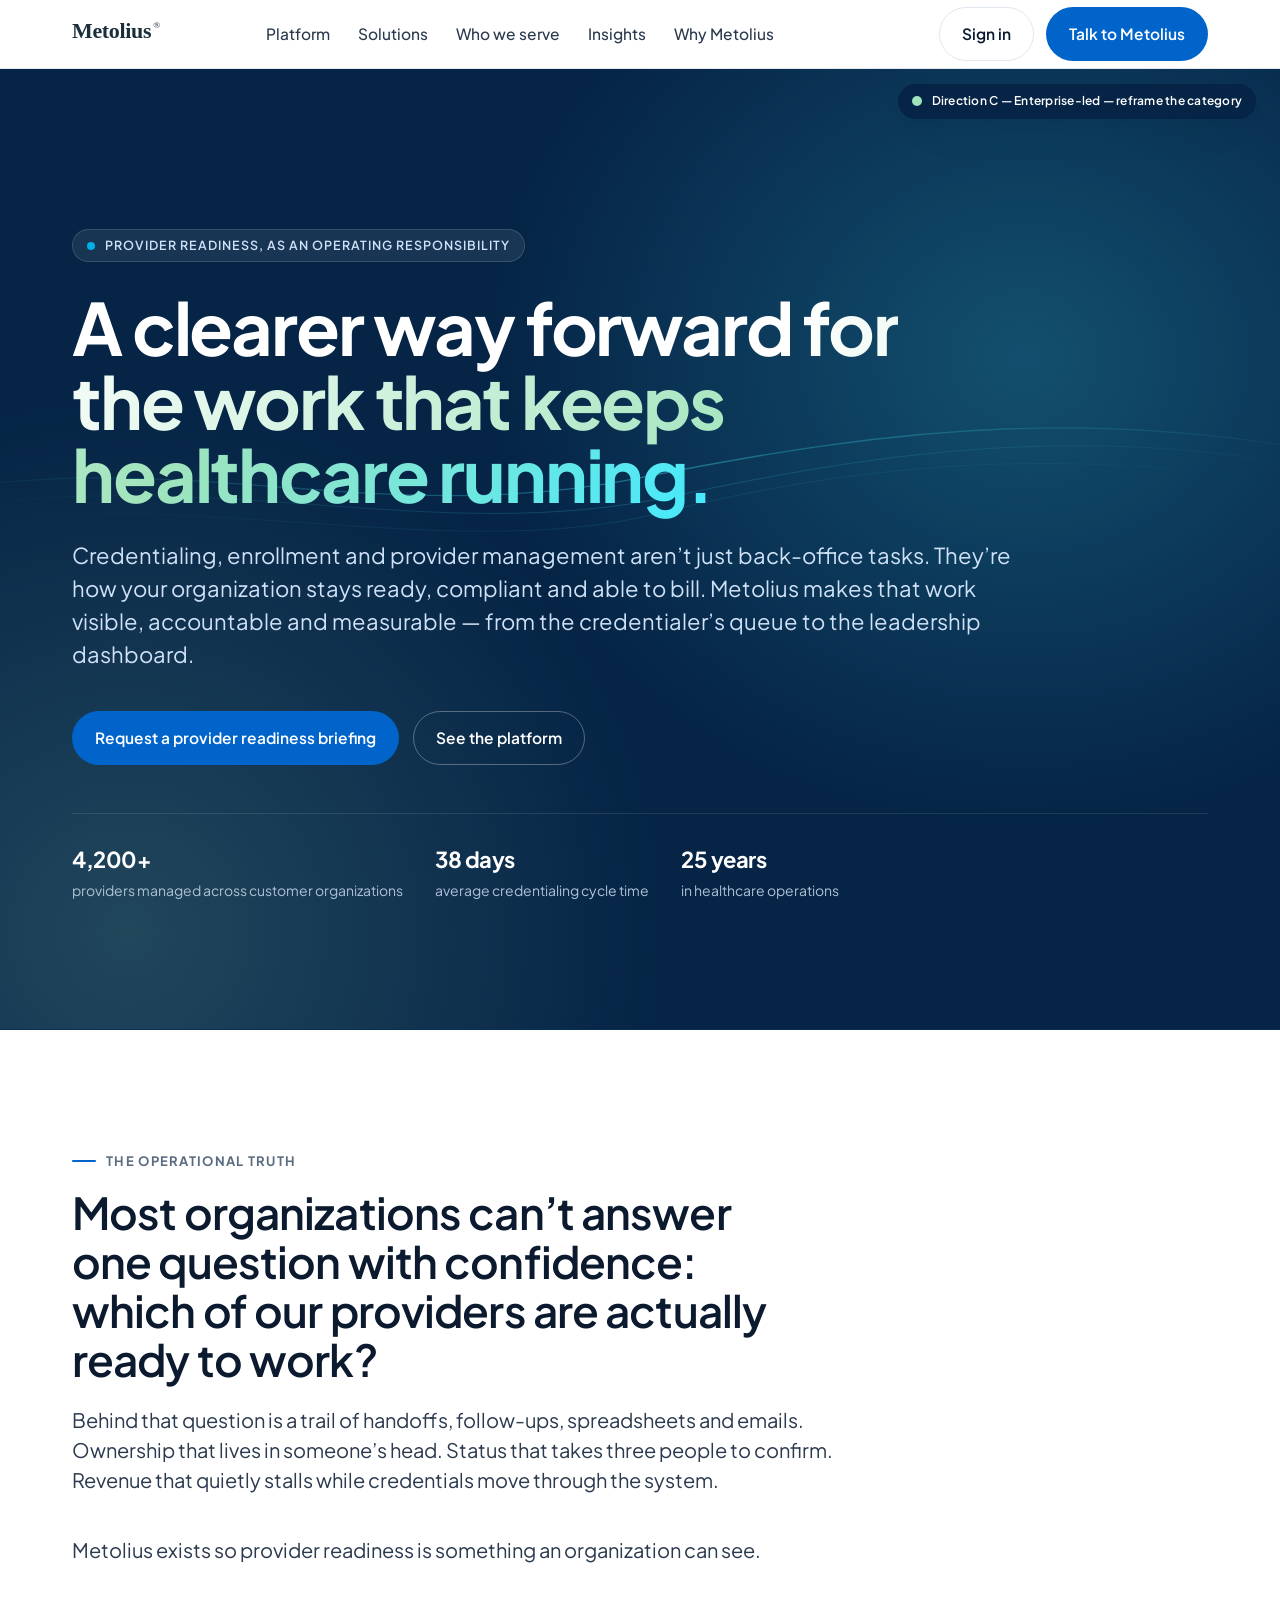
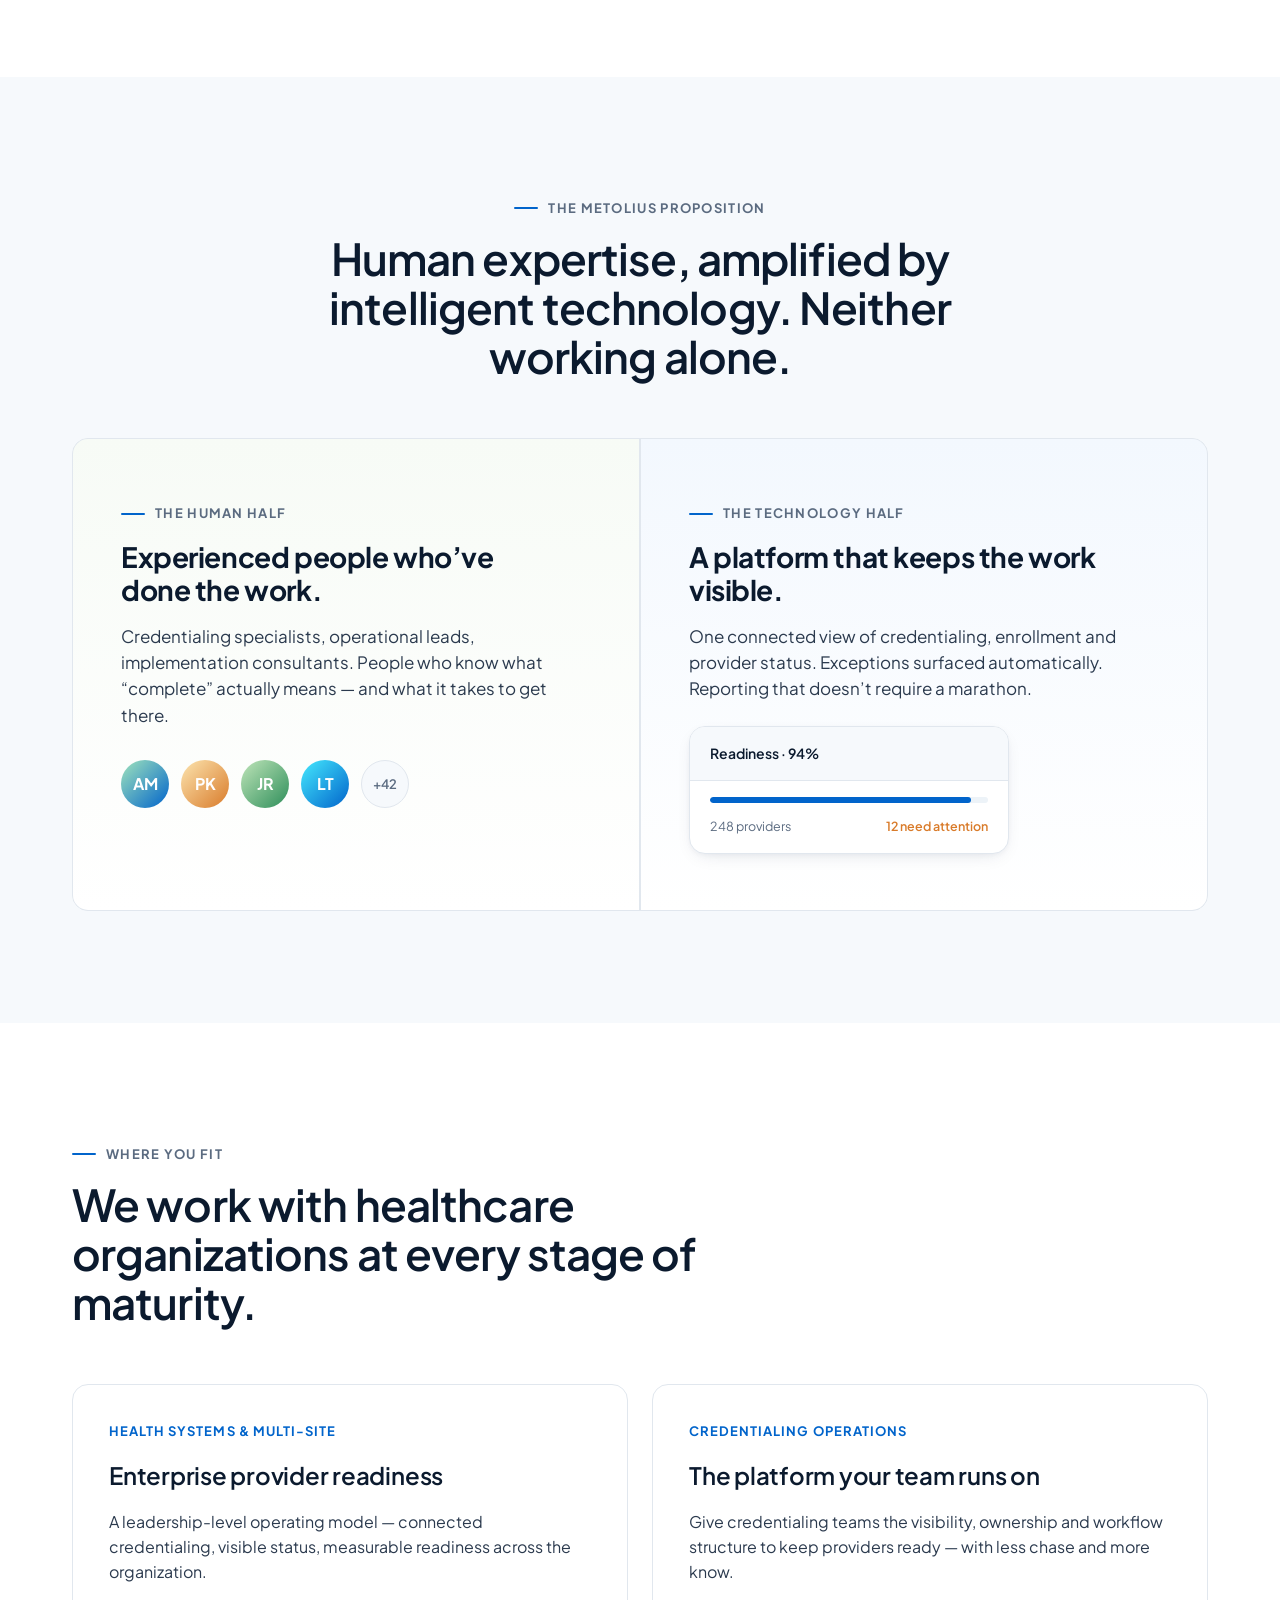
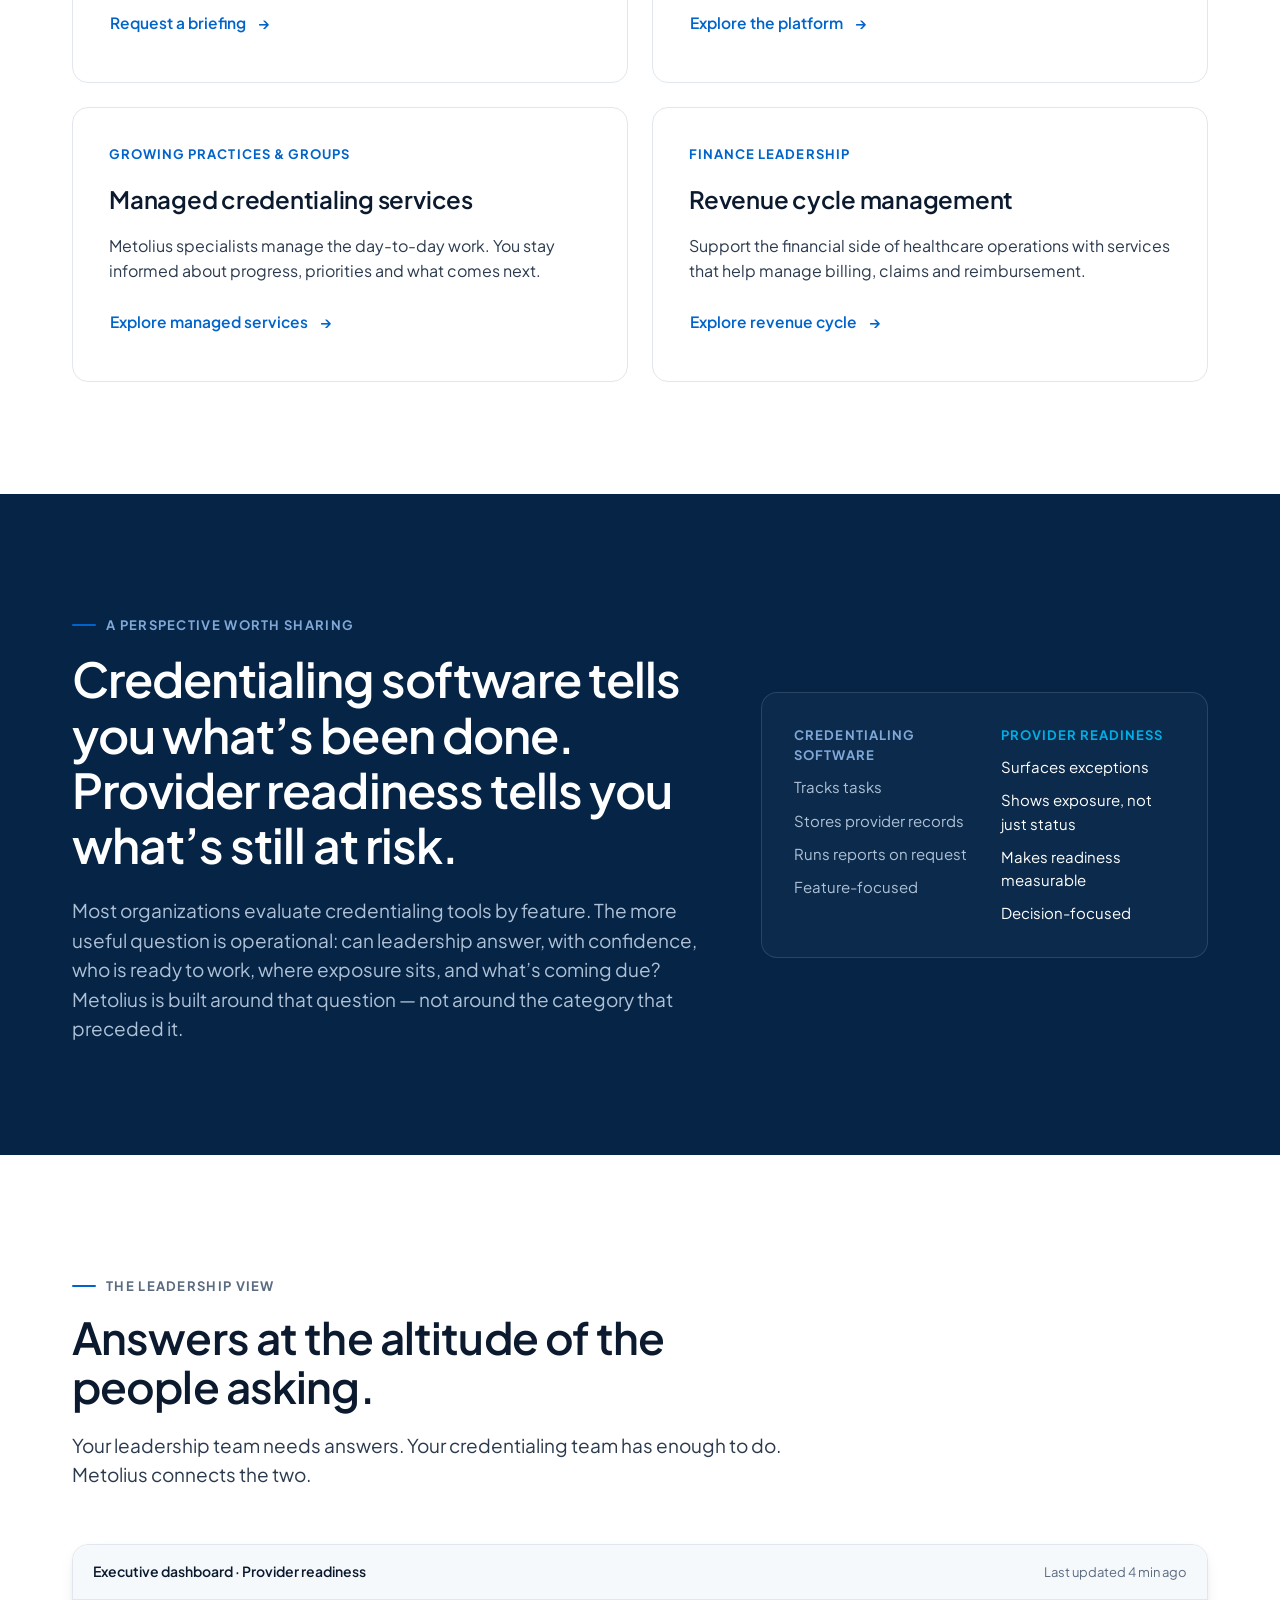
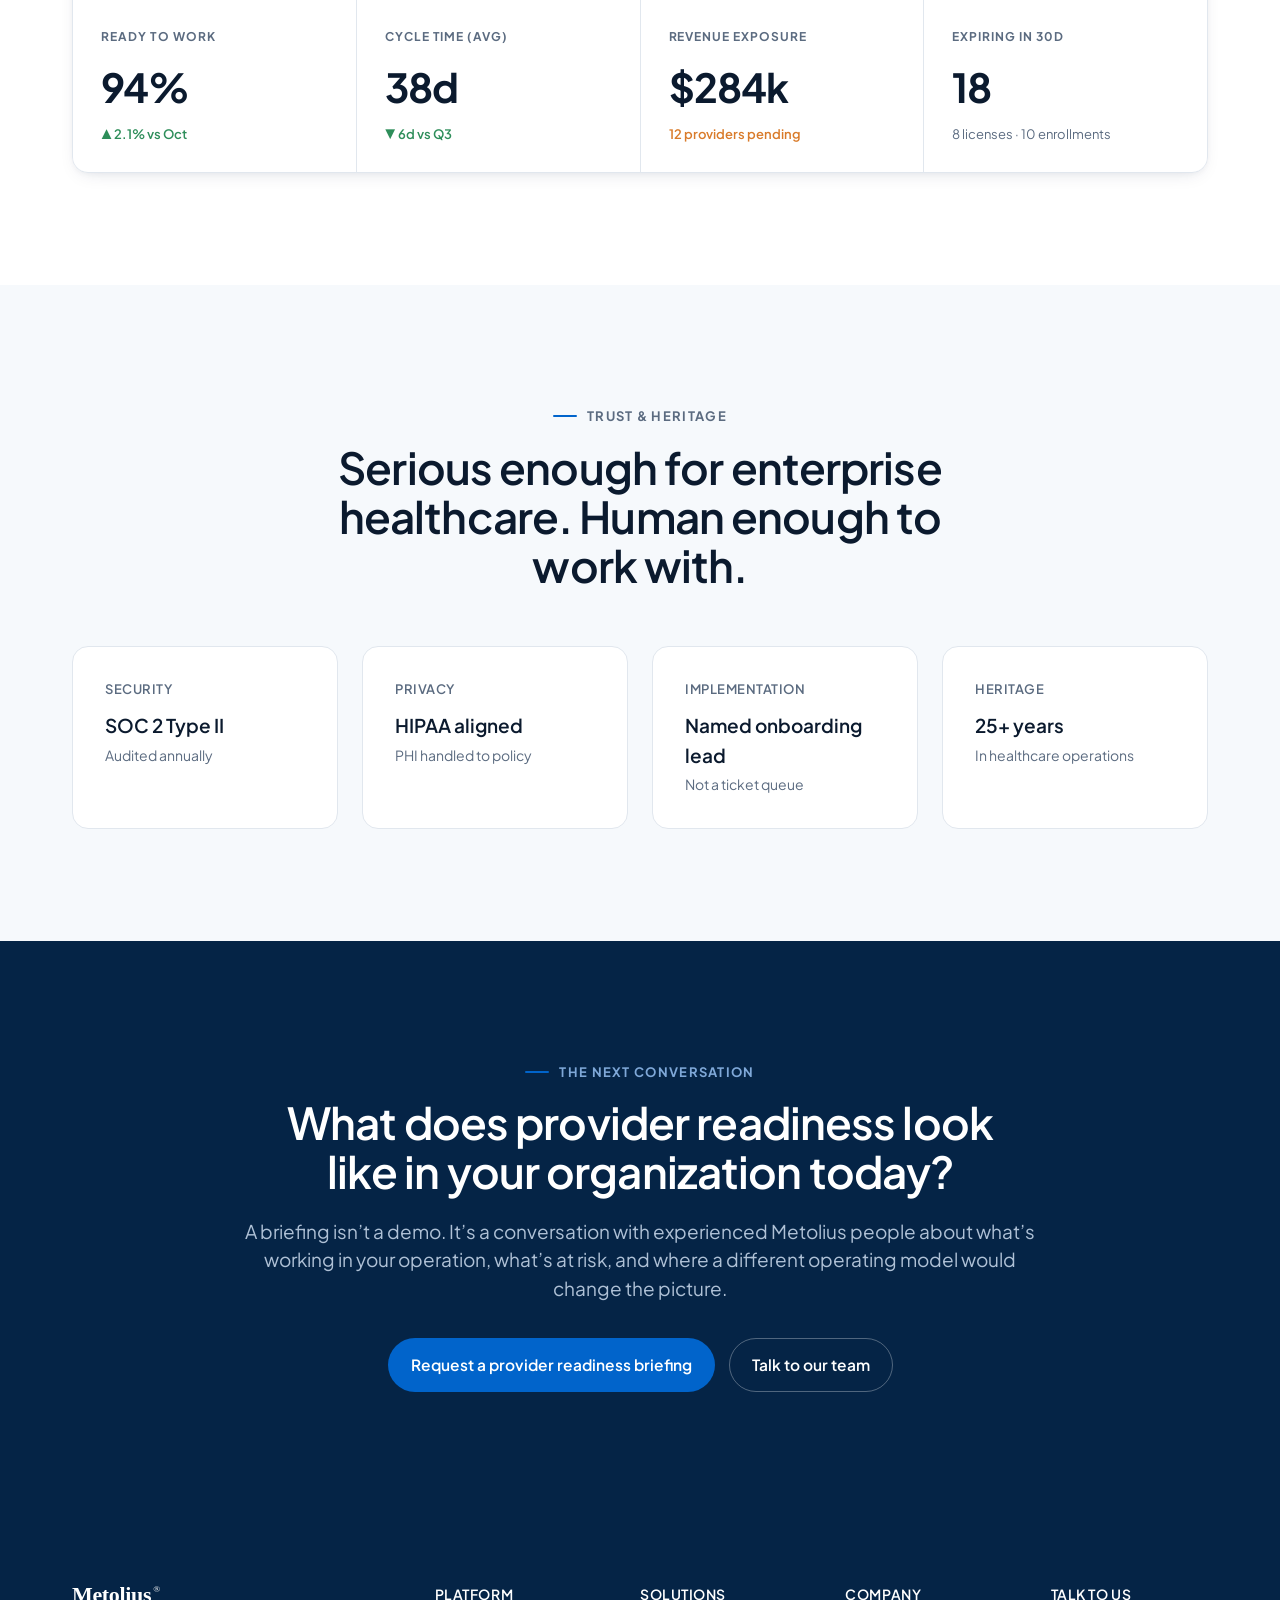
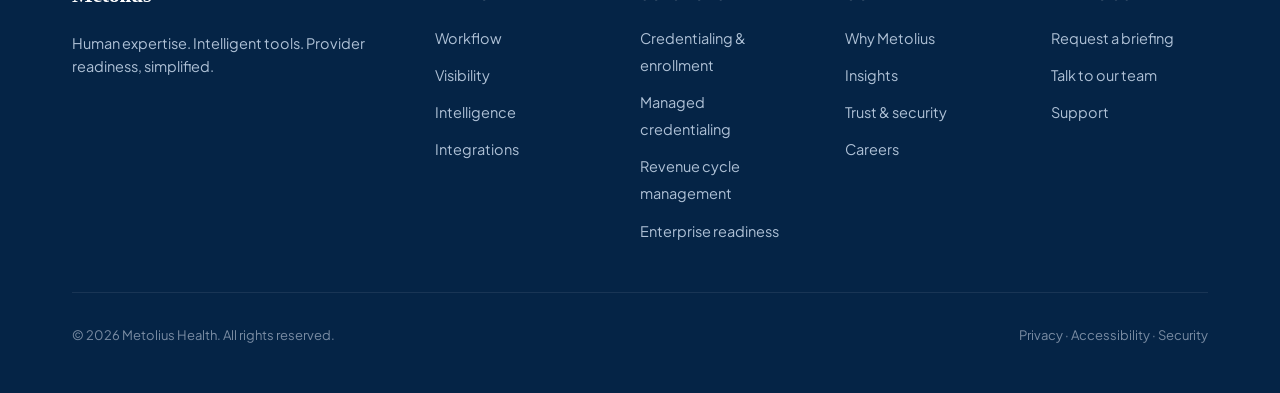
<file: C-enterprise/index.html>
<!doctype html>
<html lang="en">
<head>
  <meta charset="utf-8">
  <meta name="viewport" content="width=device-width,initial-scale=1">
  <title>Metolius — Direction C: Enterprise voice</title>
  <link rel="preconnect" href="https://fonts.googleapis.com">
  <link rel="preconnect" href="https://fonts.gstatic.com" crossorigin>
  <link href="https://fonts.googleapis.com/css2?family=Plus+Jakarta+Sans:wght@400;500;600;700;800&display=swap" rel="stylesheet">
  <link rel="stylesheet" href="../shared/tokens.css">
  <link rel="stylesheet" href="../shared/base.css">
  <style>
    /* Direction C — Enterprise/Brand voice: category-reframing, authoritative,
       landscape-forward hero, operational-truth language, two-truth split panel. */

    /* Full-bleed brand hero */
    .hero-C {
      position: relative;
      overflow: hidden;
      background: var(--navy);
      color: #FFFFFF;
      padding: 160px 0 128px;
      border-bottom: 1px solid #0B2E55;
    }
    .hero-C::before {
      content: '';
      position: absolute;
      inset: 0;
      background:
        radial-gradient(ellipse 60% 70% at 80% 30%, rgba(69, 233, 254, 0.22), transparent 70%),
        radial-gradient(ellipse 60% 80% at 10% 90%, rgba(160, 228, 188, 0.18), transparent 70%),
        linear-gradient(180deg, rgba(5, 36, 70, 0) 0%, rgba(5, 36, 70, 0.6) 100%);
      pointer-events: none;
    }
    .hero-C__river {
      position: absolute;
      inset: 0;
      opacity: 0.45;
      pointer-events: none;
    }
    .hero-C .container { position: relative; z-index: 2; }
    .hero-C__eyebrow {
      display: inline-flex;
      align-items: center;
      gap: 10px;
      padding: 6px 14px;
      border-radius: 999px;
      background: rgba(255,255,255,0.08);
      border: 1px solid rgba(255,255,255,0.14);
      color: #CFE1F6;
      font-size: 12.5px;
      font-weight: 600;
      letter-spacing: 0.08em;
      text-transform: uppercase;
      margin-bottom: 28px;
    }
    .hero-C__eyebrow::before {
      content: '';
      width: 8px; height: 8px;
      background: var(--cyan);
      border-radius: 50%;
    }
    .hero-C__h {
      font-size: 72px;
      line-height: 1.02;
      letter-spacing: -0.03em;
      font-weight: 700;
      max-width: 18ch;
      margin: 0 0 28px;
      color: #FFFFFF;
    }
    .hero-C__h span {
      background: linear-gradient(120deg, #FFFFFF 0%, #A0E4BC 60%, #45E9FE 100%);
      -webkit-background-clip: text;
      background-clip: text;
      color: transparent;
    }
    .hero-C__sub {
      font-size: 22px;
      line-height: 1.5;
      color: #CFE1F6;
      max-width: 60ch;
      margin: 0 0 40px;
    }
    .hero-C__meta {
      display: flex;
      gap: 32px;
      margin-top: 48px;
      padding-top: 28px;
      border-top: 1px solid rgba(255,255,255,0.1);
      color: #AFC1D6;
      font-size: 14px;
    }
    .hero-C__meta strong { color: #FFFFFF; font-weight: 700; display: block; font-size: 22px; letter-spacing: -0.02em; margin-bottom: 4px; }

    /* Operating-truth split panel (the brand idea in picture form) */
    .duality {
      display: grid;
      grid-template-columns: 1fr 1fr;
      gap: 2px;
      background: var(--line);
      border-radius: var(--radius-lg);
      overflow: hidden;
      border: 1px solid var(--line);
    }
    .duality__col {
      padding: 56px 48px;
      background: var(--surface);
      position: relative;
    }
    .duality__col--people {
      background: linear-gradient(180deg, #F7FBF6 0%, #FFFFFF 100%);
    }
    .duality__col--tech {
      background: linear-gradient(180deg, #F3F8FE 0%, #FFFFFF 100%);
    }
    .duality__col h3 {
      font-size: 28px;
      letter-spacing: -0.015em;
      line-height: 1.2;
      margin: 0 0 16px;
      max-width: 22ch;
    }
    .duality__col p {
      color: var(--ink-2);
      font-size: 17px;
      line-height: 1.55;
      max-width: 36ch;
      margin: 0 0 24px;
    }
    .duality__col .kicker { margin-bottom: 16px; }

    /* Executive viewpoint quote */
    .perspective {
      background: var(--navy);
      color: #FFFFFF;
      padding: 112px 0;
    }
    .perspective__h {
      font-size: 48px;
      line-height: 1.15;
      letter-spacing: -0.02em;
      font-weight: 600;
      max-width: 22ch;
      color: #FFFFFF;
      margin: 0 0 24px;
    }
    .perspective__body {
      font-size: 19px;
      line-height: 1.55;
      color: #AFC1D6;
      max-width: 58ch;
      margin: 0;
    }

    .section-C-h {
      font-size: 44px;
      line-height: 1.12;
      letter-spacing: -0.02em;
      font-weight: 600;
      margin: 0 0 20px;
      max-width: 22ch;
    }
  </style>
</head>
<body data-direction="C" data-direction-name="Enterprise-led — reframe the category">
<div id="nav-mount"></div>

<!-- ============ HERO (Enterprise/Brand voice) ============ -->
<section class="hero-C">
  <!-- Flowing river line as subtle brand motif -->
  <svg class="hero-C__river" viewBox="0 0 1440 600" preserveAspectRatio="none" aria-hidden="true">
    <defs>
      <linearGradient id="river" x1="0" y1="0" x2="1" y2="0">
        <stop offset="0%" stop-color="#45E9FE" stop-opacity="0"/>
        <stop offset="50%" stop-color="#45E9FE" stop-opacity="0.8"/>
        <stop offset="100%" stop-color="#45E9FE" stop-opacity="0"/>
      </linearGradient>
    </defs>
    <path d="M -100 480 C 200 420, 420 520, 720 460 S 1240 380, 1540 440" stroke="url(#river)" stroke-width="1.5" fill="none"/>
    <path d="M -100 500 C 240 440, 480 540, 760 480 S 1260 400, 1540 460" stroke="url(#river)" stroke-width="1" fill="none" opacity="0.6"/>
    <path d="M -100 520 C 180 460, 500 560, 740 500 S 1220 420, 1540 480" stroke="url(#river)" stroke-width="0.8" fill="none" opacity="0.4"/>
  </svg>
  <div class="container">
    <span class="hero-C__eyebrow">Provider readiness, as an operating responsibility</span>
    <h1 class="hero-C__h">A clearer way forward <span>for the work that keeps healthcare running.</span></h1>
    <p class="hero-C__sub">
      Credentialing, enrollment and provider management aren&rsquo;t just back-office tasks.
      They&rsquo;re how your organization stays ready, compliant and able to bill. Metolius makes
      that work visible, accountable and measurable &mdash; from the credentialer&rsquo;s queue
      to the leadership dashboard.
    </p>
    <div class="btn-row">
      <a class="btn btn--primary" href="#platform">Request a provider readiness briefing</a>
      <a class="btn btn--ghost btn--on-dark" href="#platform">See the platform</a>
    </div>
    <div class="hero-C__meta">
      <div><strong>4,200+</strong> providers managed across customer organizations</div>
      <div><strong>38 days</strong> average credentialing cycle time</div>
      <div><strong>25 years</strong> in healthcare operations</div>
    </div>
  </div>
</section>

<!-- ============ SECTION 2 — Recognition / category reframe ============ -->
<section class="section">
  <div class="container">
    <div style="max-width: 820px;">
      <span class="kicker">The operational truth</span>
      <h2 class="section-C-h">Most organizations can&rsquo;t answer one question with confidence: which of our providers are actually ready to work?</h2>
      <p class="section-sub" style="font-size: 20px; max-width: 60ch;">
        Behind that question is a trail of handoffs, follow-ups, spreadsheets and emails.
        Ownership that lives in someone&rsquo;s head. Status that takes three people to confirm.
        Revenue that quietly stalls while credentials move through the system.
      </p>
      <p class="section-sub" style="font-size: 20px; max-width: 60ch; margin-bottom: 0;">
        Metolius exists so provider readiness is something an organization can see.
      </p>
    </div>
  </div>
</section>

<!-- ============ SECTION 3 — Duality (brand idea made visible) ============ -->
<section class="section section--soft">
  <div class="container">
    <div style="max-width: 760px; margin: 0 auto 56px; text-align: center;">
      <span class="kicker" style="justify-content: center;">The Metolius proposition</span>
      <h2 class="section-C-h" style="margin: 0 auto;">Human expertise, amplified by intelligent technology. Neither working alone.</h2>
    </div>
    <div class="duality">
      <div class="duality__col duality__col--people">
        <span class="kicker">The human half</span>
        <h3>Experienced people who&rsquo;ve done the work.</h3>
        <p>Credentialing specialists, operational leads, implementation consultants. People who know what &ldquo;complete&rdquo; actually means — and what it takes to get there.</p>
        <div style="display: flex; gap: 12px; margin-top: 32px;">
          <span class="ui-avatar" style="width: 48px; height: 48px; font-size: 16px;">AM</span>
          <span class="ui-avatar ui-avatar--b" style="width: 48px; height: 48px; font-size: 16px;">PK</span>
          <span class="ui-avatar ui-avatar--d" style="width: 48px; height: 48px; font-size: 16px;">JR</span>
          <span class="ui-avatar ui-avatar--c" style="width: 48px; height: 48px; font-size: 16px;">LT</span>
          <span style="width: 48px; height: 48px; border-radius: 50%; background: var(--surface-2); color: var(--ink-3); display: flex; align-items: center; justify-content: center; font-weight: 600; font-size: 13px; border: 1px solid var(--line);">+42</span>
        </div>
      </div>
      <div class="duality__col duality__col--tech">
        <span class="kicker">The technology half</span>
        <h3>A platform that keeps the work visible.</h3>
        <p>One connected view of credentialing, enrollment and provider status. Exceptions surfaced automatically. Reporting that doesn&rsquo;t require a marathon.</p>
        <div class="ui-card" style="margin-top: 24px; max-width: 320px;">
          <div class="ui-card__header">
            <div class="ui-card__title">Readiness · 94%</div>
          </div>
          <div style="padding: 16px 20px;">
            <div class="progress" style="margin-bottom: 14px;"><span style="width: 94%;"></span></div>
            <div style="display: flex; justify-content: space-between; font-size: 12.5px; color: var(--ink-3);">
              <span>248 providers</span>
              <span style="color: var(--status-attention); font-weight: 600;">12 need attention</span>
            </div>
          </div>
        </div>
      </div>
    </div>
  </div>
</section>

<!-- ============ SECTION 4 — Audience routing (enterprise framing) ============ -->
<section id="solutions" class="section">
  <div class="container">
    <div style="max-width: 760px; margin-bottom: 56px;">
      <span class="kicker">Where you fit</span>
      <h2 class="section-C-h">We work with healthcare organizations at every stage of maturity.</h2>
    </div>
    <div class="route-grid">
      <a class="route" href="#">
        <span class="route__eyebrow">Health systems &amp; multi-site</span>
        <h3>Enterprise provider readiness</h3>
        <p>A leadership-level operating model — connected credentialing, visible status, measurable readiness across the organization.</p>
        <span class="btn btn--link">Request a briefing</span>
      </a>
      <a class="route" href="#">
        <span class="route__eyebrow">Credentialing operations</span>
        <h3>The platform your team runs on</h3>
        <p>Give credentialing teams the visibility, ownership and workflow structure to keep providers ready — with less chase and more know.</p>
        <span class="btn btn--link">Explore the platform</span>
      </a>
      <a class="route" href="#">
        <span class="route__eyebrow">Growing practices &amp; groups</span>
        <h3>Managed credentialing services</h3>
        <p>Metolius specialists manage the day-to-day work. You stay informed about progress, priorities and what comes next.</p>
        <span class="btn btn--link">Explore managed services</span>
      </a>
      <a class="route" href="#">
        <span class="route__eyebrow">Finance leadership</span>
        <h3>Revenue cycle management</h3>
        <p>Support the financial side of healthcare operations with services that help manage billing, claims and reimbursement.</p>
        <span class="btn btn--link">Explore revenue cycle</span>
      </a>
    </div>
  </div>
</section>

<!-- ============ SECTION 5 — Perspective (the category move) ============ -->
<section class="perspective">
  <div class="container">
    <div class="grid-7-5">
      <div>
        <span class="kicker" style="color: #7FA8D8;">A perspective worth sharing</span>
        <h2 class="perspective__h">Credentialing software tells you what&rsquo;s been done. Provider readiness tells you what&rsquo;s still at risk.</h2>
        <p class="perspective__body">
          Most organizations evaluate credentialing tools by feature. The more useful question is operational: can leadership answer, with confidence, who is ready to work, where exposure sits, and what&rsquo;s coming due? Metolius is built around that question — not around the category that preceded it.
        </p>
      </div>
      <div>
        <div style="padding: 32px; border: 1px solid rgba(255,255,255,0.12); border-radius: var(--radius-lg); background: rgba(255,255,255,0.03);">
          <div style="display: grid; grid-template-columns: 1fr 1fr; gap: 24px 32px;">
            <div>
              <div style="font-size: 13px; color: #7FA8D8; letter-spacing: 0.08em; text-transform: uppercase; font-weight: 700; margin-bottom: 10px;">Credentialing software</div>
              <ul style="list-style: none; padding: 0; margin: 0; display: flex; flex-direction: column; gap: 10px; color: #AFC1D6; font-size: 15px;">
                <li>Tracks tasks</li>
                <li>Stores provider records</li>
                <li>Runs reports on request</li>
                <li>Feature-focused</li>
              </ul>
            </div>
            <div>
              <div style="font-size: 13px; color: var(--cyan); letter-spacing: 0.08em; text-transform: uppercase; font-weight: 700; margin-bottom: 10px;">Provider readiness</div>
              <ul style="list-style: none; padding: 0; margin: 0; display: flex; flex-direction: column; gap: 10px; color: #FFFFFF; font-size: 15px;">
                <li>Surfaces exceptions</li>
                <li>Shows exposure, not just status</li>
                <li>Makes readiness measurable</li>
                <li>Decision-focused</li>
              </ul>
            </div>
          </div>
        </div>
      </div>
    </div>
  </div>
</section>

<!-- ============ SECTION 6 — Platform (leadership view) ============ -->
<section id="platform" class="section">
  <div class="container">
    <div style="max-width: 760px; margin-bottom: 56px;">
      <span class="kicker">The leadership view</span>
      <h2 class="section-C-h">Answers at the altitude of the people asking.</h2>
      <p class="section-sub" style="font-size: 19px;">Your leadership team needs answers. Your credentialing team has enough to do. Metolius connects the two.</p>
    </div>
    <div class="ui-card">
      <div class="ui-card__header">
        <div class="ui-card__title">Executive dashboard · Provider readiness</div>
        <div style="display: flex; gap: 12px; font-size: 13px; color: var(--ink-3);">
          <span>Last updated 4 min ago</span>
        </div>
      </div>
      <div style="display:grid; grid-template-columns: repeat(4, 1fr); gap:1px; background:var(--line);">
        <div style="padding:28px; background:#FFF;">
          <div style="font-size:12px; color:var(--ink-3); font-weight:700; letter-spacing:0.08em; text-transform:uppercase; margin-bottom:10px;">Ready to work</div>
          <div style="font-size:40px; font-weight:700; letter-spacing:-0.02em;">94%</div>
          <div style="font-size:13px; color:var(--status-complete); margin-top:6px; font-weight: 600;">▲ 2.1% vs Oct</div>
        </div>
        <div style="padding:28px; background:#FFF;">
          <div style="font-size:12px; color:var(--ink-3); font-weight:700; letter-spacing:0.08em; text-transform:uppercase; margin-bottom:10px;">Cycle time (avg)</div>
          <div style="font-size:40px; font-weight:700; letter-spacing:-0.02em;">38d</div>
          <div style="font-size:13px; color:var(--status-complete); margin-top:6px; font-weight: 600;">▼ 6d vs Q3</div>
        </div>
        <div style="padding:28px; background:#FFF;">
          <div style="font-size:12px; color:var(--ink-3); font-weight:700; letter-spacing:0.08em; text-transform:uppercase; margin-bottom:10px;">Revenue exposure</div>
          <div style="font-size:40px; font-weight:700; letter-spacing:-0.02em;">$284k</div>
          <div style="font-size:13px; color:var(--status-attention); margin-top:6px; font-weight: 600;">12 providers pending</div>
        </div>
        <div style="padding:28px; background:#FFF;">
          <div style="font-size:12px; color:var(--ink-3); font-weight:700; letter-spacing:0.08em; text-transform:uppercase; margin-bottom:10px;">Expiring in 30d</div>
          <div style="font-size:40px; font-weight:700; letter-spacing:-0.02em;">18</div>
          <div style="font-size:13px; color:var(--ink-3); margin-top:6px;">8 licenses · 10 enrollments</div>
        </div>
      </div>
    </div>
  </div>
</section>

<!-- ============ SECTION 7 — Trust (enterprise reassurance) ============ -->
<section id="why" class="section section--soft">
  <div class="container">
    <div style="max-width: 760px; margin: 0 auto 56px; text-align: center;">
      <span class="kicker" style="justify-content: center;">Trust &amp; heritage</span>
      <h2 class="section-C-h" style="margin: 0 auto;">Serious enough for enterprise healthcare. Human enough to work with.</h2>
    </div>
    <div style="display:grid; grid-template-columns: repeat(4, 1fr); gap:24px;">
      <div class="feature">
        <div style="font-size:13px; color:var(--ink-3); font-weight:600; letter-spacing:0.04em; text-transform:uppercase; margin-bottom:12px;">Security</div>
        <div style="font-size:19px; font-weight:600;">SOC 2 Type II</div>
        <div style="font-size:14px; color:var(--ink-3); margin-top:4px;">Audited annually</div>
      </div>
      <div class="feature">
        <div style="font-size:13px; color:var(--ink-3); font-weight:600; letter-spacing:0.04em; text-transform:uppercase; margin-bottom:12px;">Privacy</div>
        <div style="font-size:19px; font-weight:600;">HIPAA aligned</div>
        <div style="font-size:14px; color:var(--ink-3); margin-top:4px;">PHI handled to policy</div>
      </div>
      <div class="feature">
        <div style="font-size:13px; color:var(--ink-3); font-weight:600; letter-spacing:0.04em; text-transform:uppercase; margin-bottom:12px;">Implementation</div>
        <div style="font-size:19px; font-weight:600;">Named onboarding lead</div>
        <div style="font-size:14px; color:var(--ink-3); margin-top:4px;">Not a ticket queue</div>
      </div>
      <div class="feature">
        <div style="font-size:13px; color:var(--ink-3); font-weight:600; letter-spacing:0.04em; text-transform:uppercase; margin-bottom:12px;">Heritage</div>
        <div style="font-size:19px; font-weight:600;">25+ years</div>
        <div style="font-size:14px; color:var(--ink-3); margin-top:4px;">In healthcare operations</div>
      </div>
    </div>
  </div>
</section>

<!-- ============ SECTION 8 — Final CTA ============ -->
<section id="cta" class="section section--dark">
  <div class="container">
    <div style="max-width: 820px; margin: 0 auto; text-align: center;">
      <span class="kicker" style="color: #7FA8D8; justify-content: center;">The next conversation</span>
      <h2 class="section-C-h" style="margin: 0 auto 20px; color: #FFFFFF; max-width: 24ch;">What does provider readiness look like in your organization today?</h2>
      <p class="section-sub" style="max-width: 58ch; margin: 0 auto 36px; color: #AFC1D6; font-size: 19px;">A briefing isn&rsquo;t a demo. It&rsquo;s a conversation with experienced Metolius people about what&rsquo;s working in your operation, what&rsquo;s at risk, and where a different operating model would change the picture.</p>
      <div class="btn-row" style="justify-content: center;">
        <a class="btn btn--primary" href="#">Request a provider readiness briefing</a>
        <a class="btn btn--ghost btn--on-dark" href="#">Talk to our team</a>
      </div>
    </div>
  </div>
</section>

<div id="footer-mount"></div>
<script src="../shared/shell.js"></script>
</body>
</html>
</file>
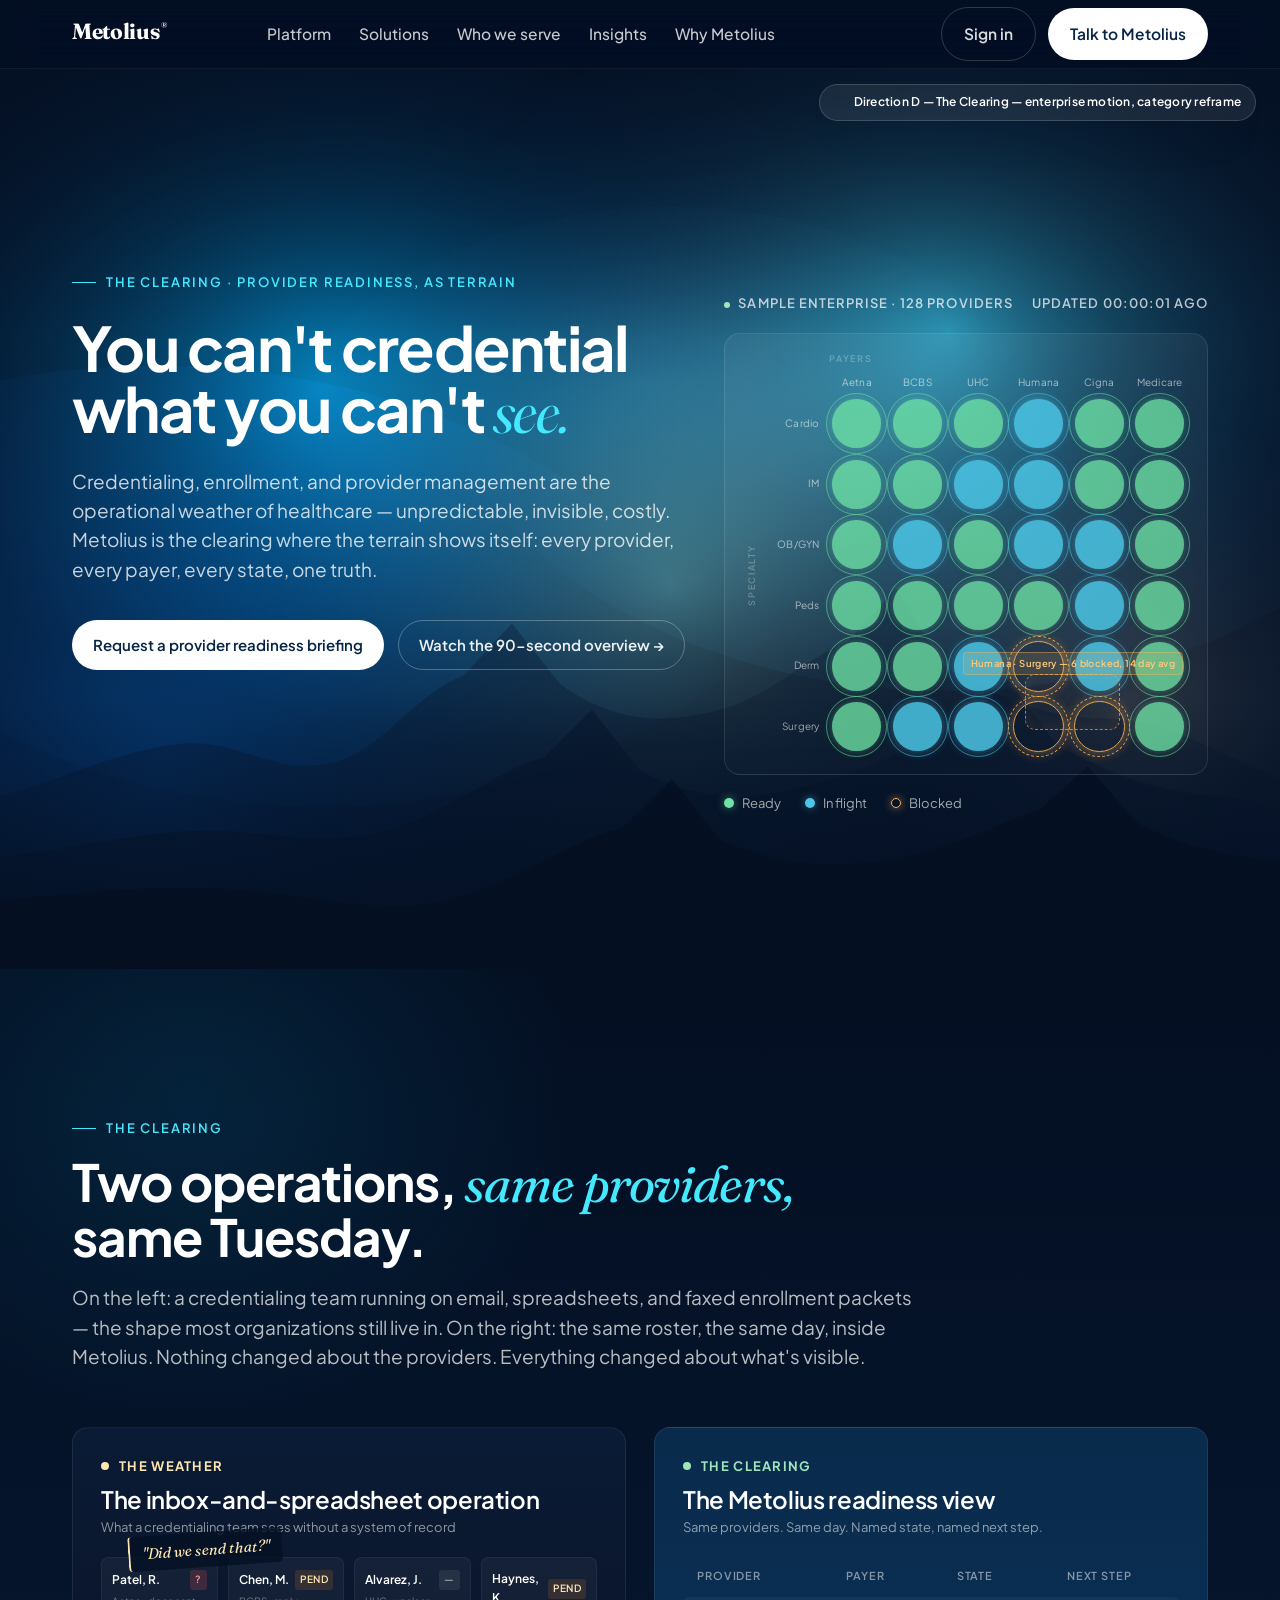
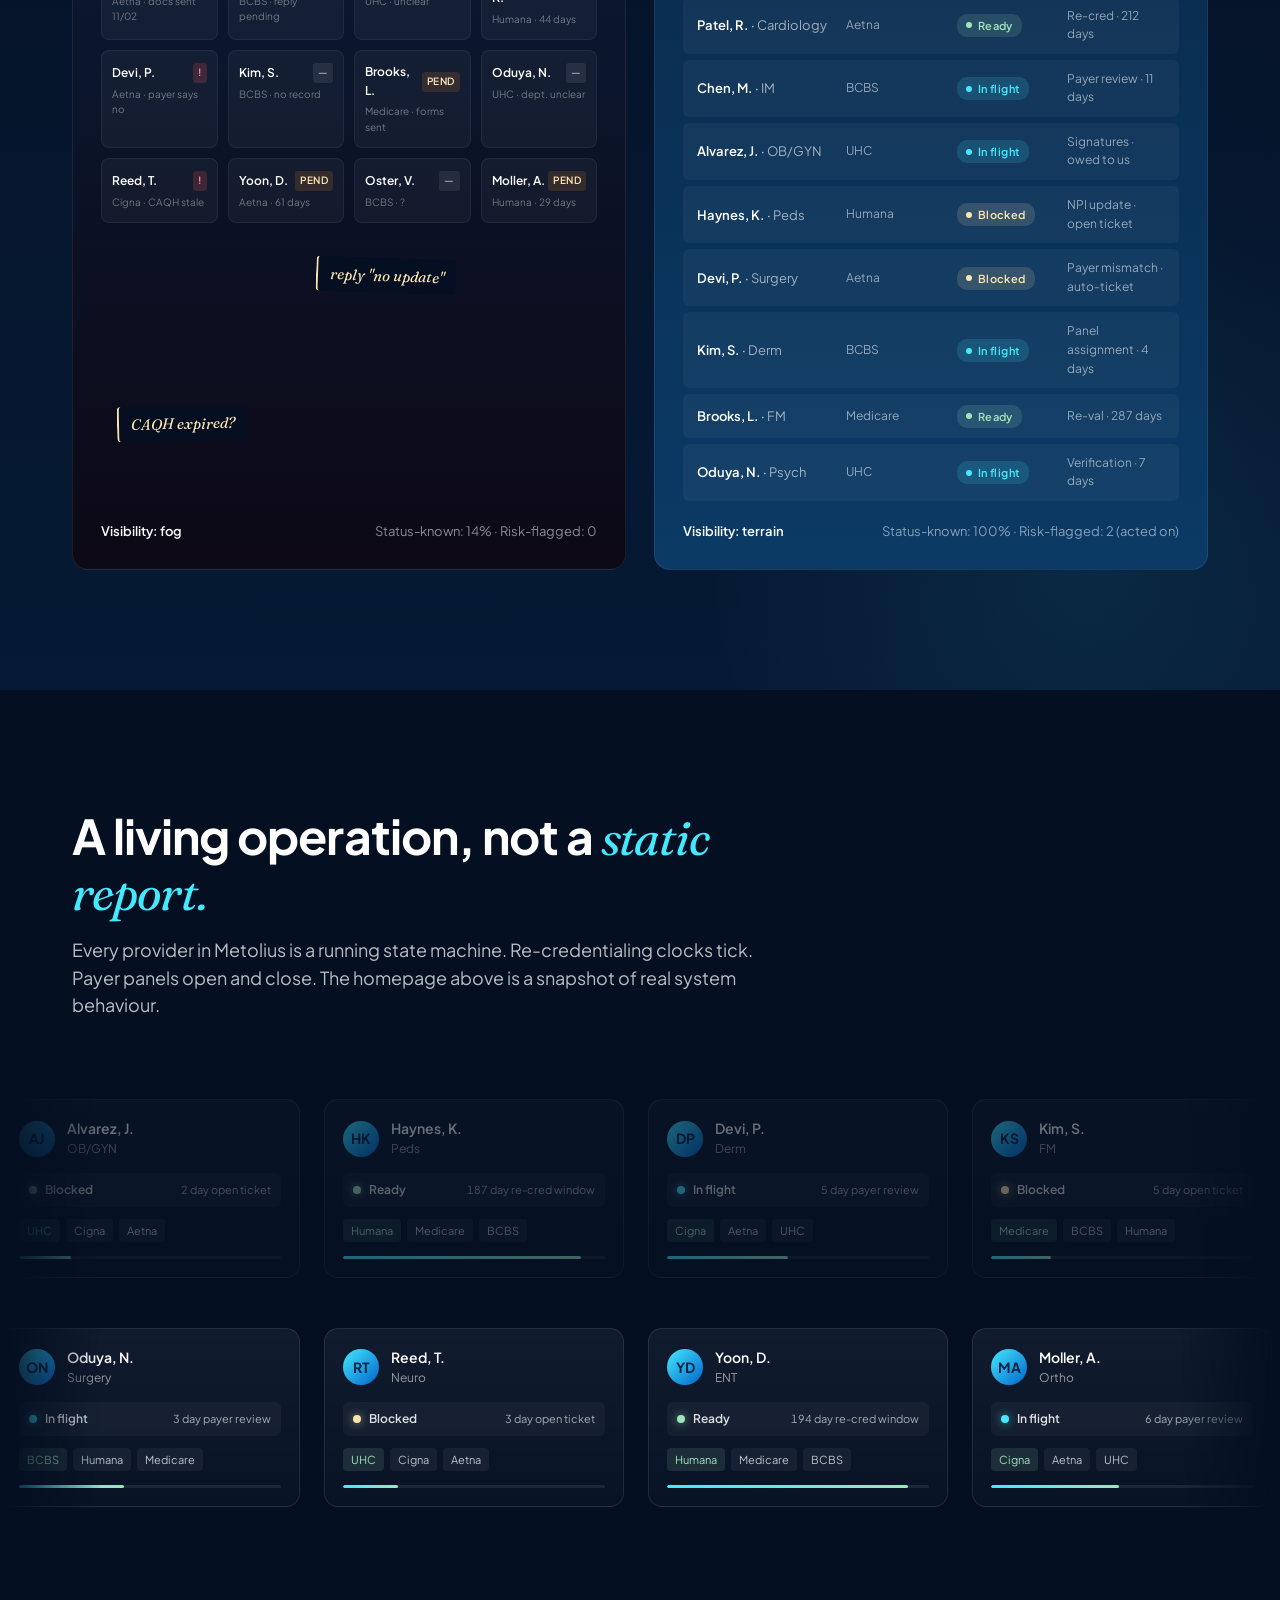
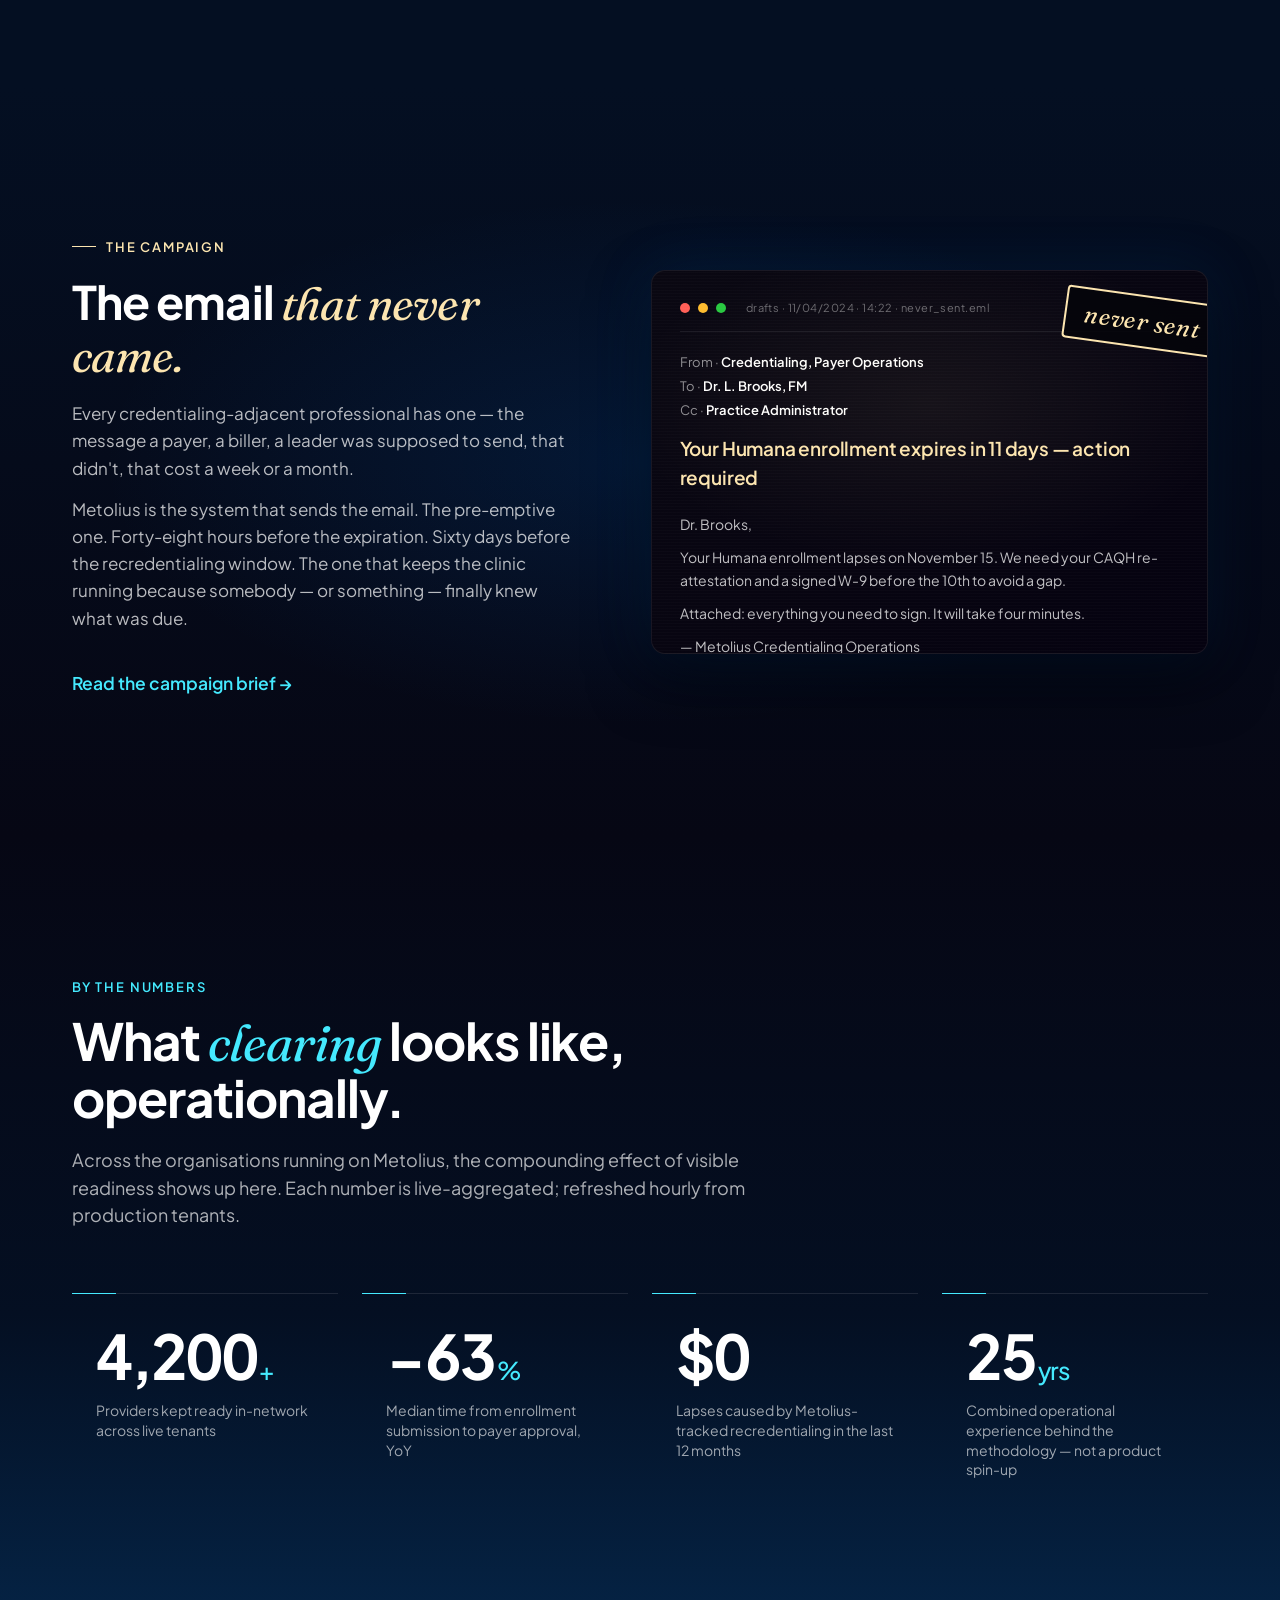
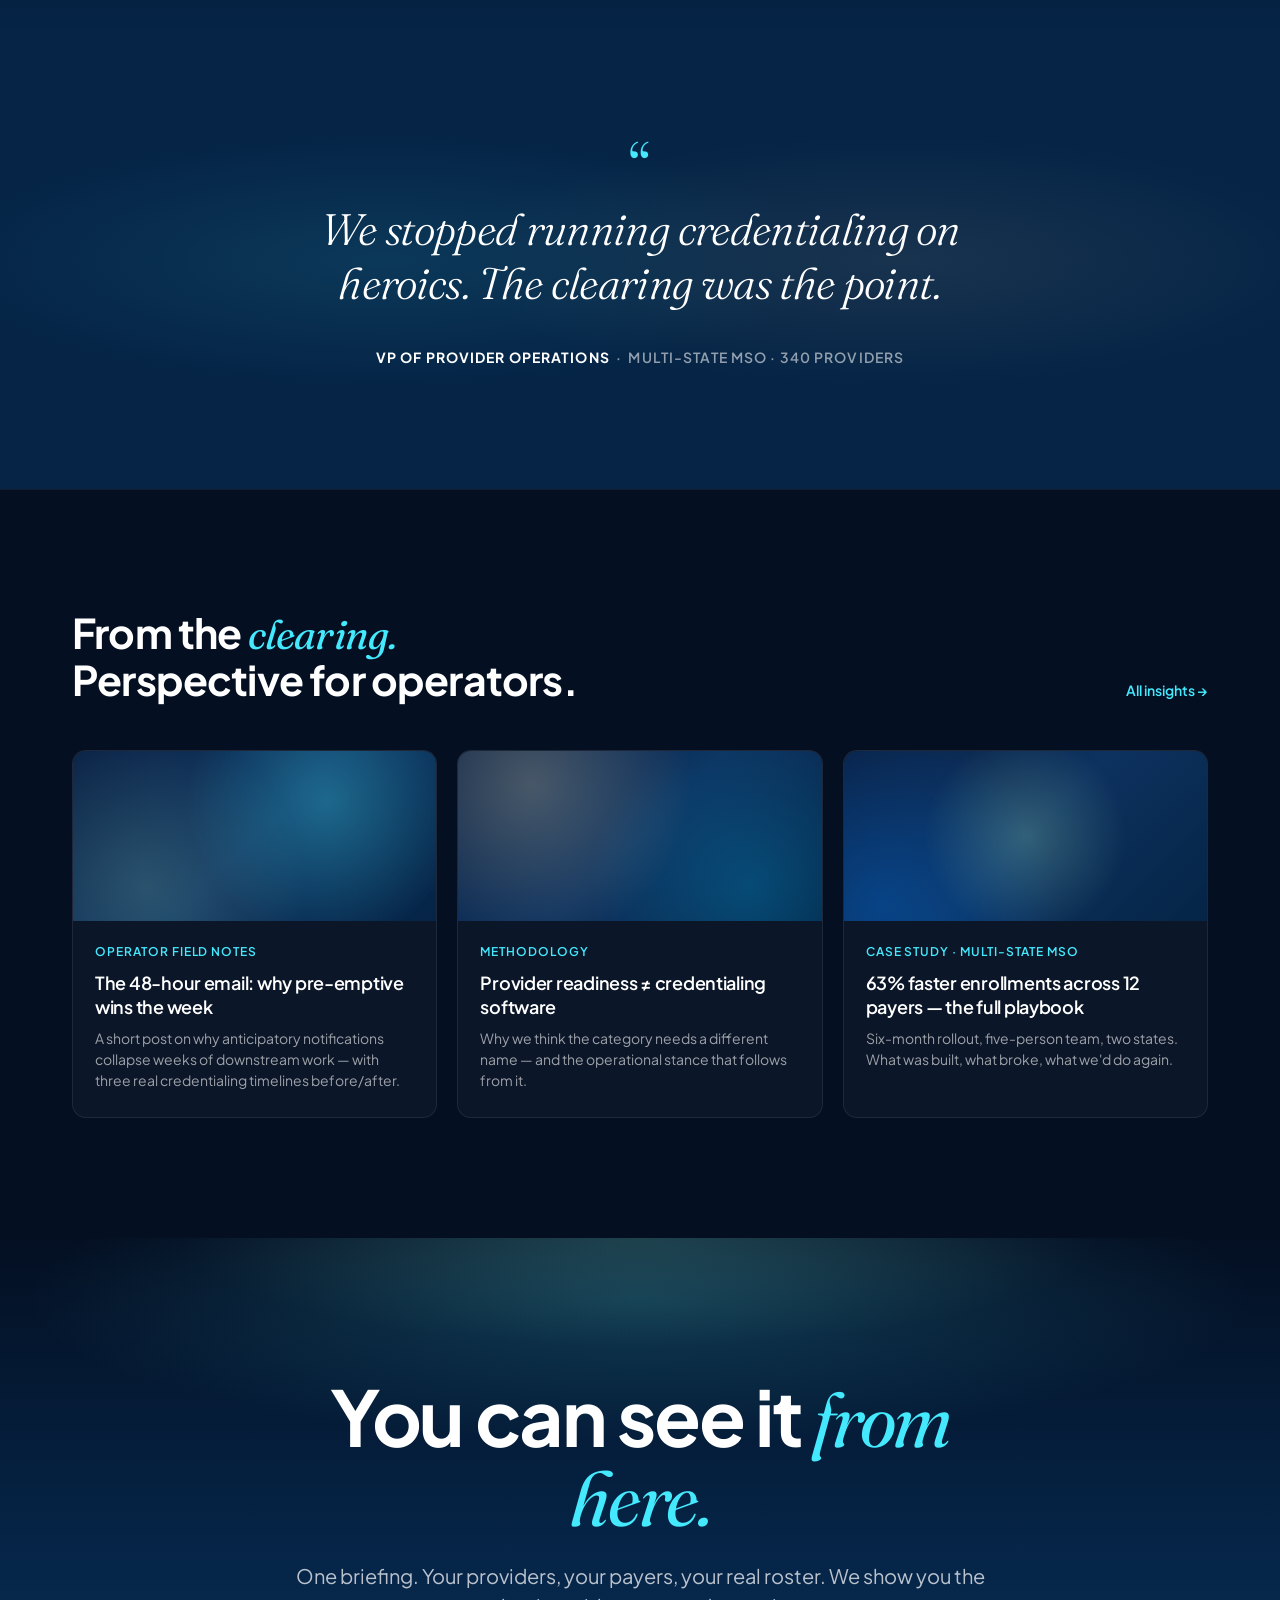
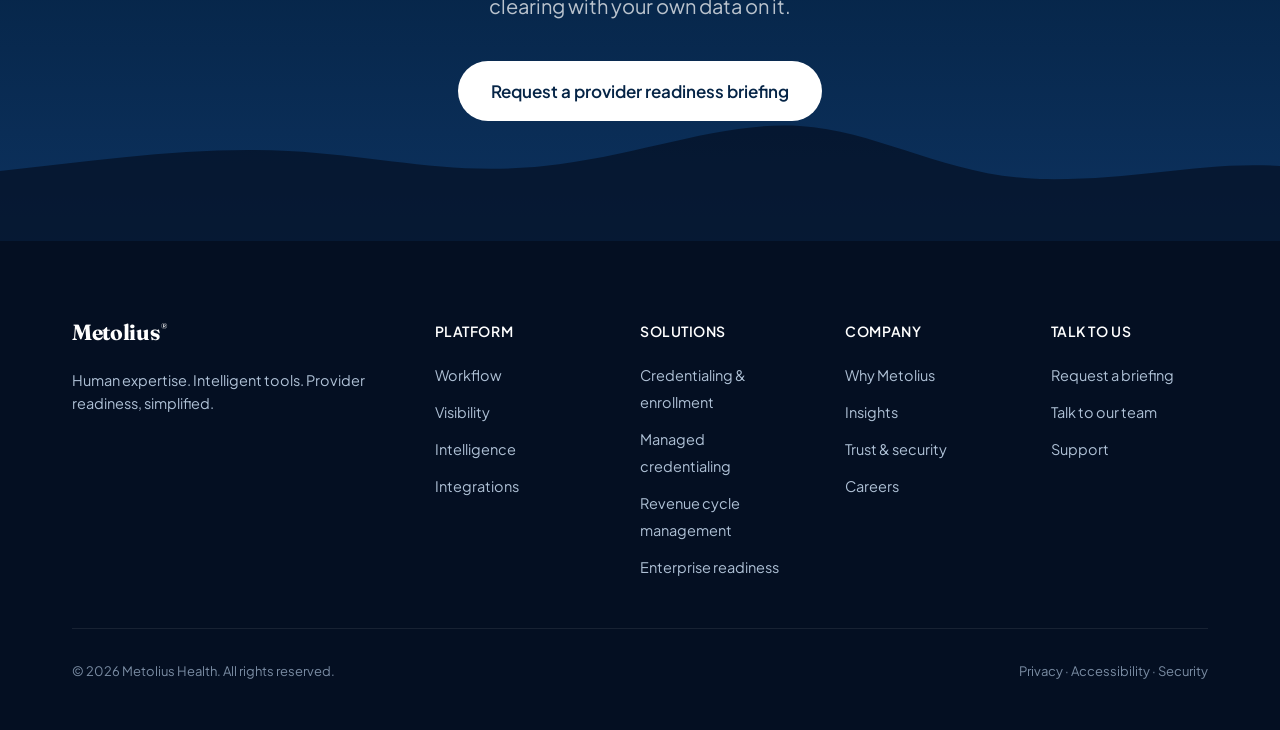
<file: D-clearing/index.html>
<!doctype html>
<html lang="en">
<head>
  <meta charset="utf-8">
  <meta name="viewport" content="width=device-width,initial-scale=1">
  <title>Metolius — Direction D: The Clearing</title>
  <link rel="preconnect" href="https://fonts.googleapis.com">
  <link rel="preconnect" href="https://fonts.gstatic.com" crossorigin>
  <link href="https://fonts.googleapis.com/css2?family=Plus+Jakarta+Sans:wght@300;400;500;600;700;800&family=Fraunces:ital,opsz,wght@1,144,300..500&display=swap" rel="stylesheet">
  <link rel="stylesheet" href="../shared/tokens.css">
  <link rel="stylesheet" href="../shared/base.css">
  <style>
    /* ============================================================
       Direction D — The Clearing
       Enterprise motion. Cinematic register throughout.
       Thesis: credentialing chaos is weather. Metolius is the clearing.
       ============================================================ */

    body {
      background: #040F22;
    }

    /* Override nav for dark mode — direction D lives in the clearing */
    .nav {
      background: rgba(4, 15, 34, 0.72) !important;
      backdrop-filter: saturate(140%) blur(18px);
      -webkit-backdrop-filter: saturate(140%) blur(18px);
      border-bottom: 1px solid rgba(255,255,255,0.06) !important;
    }
    .nav a, .nav__links a { color: rgba(255,255,255,0.78) !important; }
    .nav a:hover, .nav__links a:hover { color: #FFFFFF !important; }
    .nav__logo span { color: #FFFFFF !important; }
    .nav .btn--primary {
      background: #FFFFFF !important; color: var(--navy) !important;
      border: 0;
    }
    .nav .btn--primary:hover { background: var(--aqua) !important; color: var(--navy) !important; }
    .nav .btn--ghost {
      color: rgba(255,255,255,0.86) !important;
      border-color: rgba(255,255,255,0.18) !important;
      background: transparent !important;
    }
    .nav .btn--ghost:hover {
      color: #FFFFFF !important; border-color: rgba(255,255,255,0.4) !important;
    }

    /* Footer dark override (base.css already dark, keep consistent) */
    .footer { background: #040F22 !important; }

    /* Direction badge — keep readable on dark */
    .direction-badge {
      background: rgba(255,255,255,0.08) !important;
      border: 1px solid rgba(255,255,255,0.16) !important;
      color: #FFFFFF !important;
    }

    /* ============================================================
       HERO — The Clearing
       ============================================================ */
    .hero-D {
      position: relative;
      min-height: 100vh;
      overflow: hidden;
      background: #040F22;
      color: #FFFFFF;
      padding-top: 120px;
      padding-bottom: 80px;
      display: flex;
      flex-direction: column;
      justify-content: center;
    }

    /* Aurora canvas — fills hero, behind everything */
    #aurora-canvas {
      position: absolute;
      inset: 0;
      width: 100%;
      height: 100%;
      z-index: 0;
      opacity: 0.95;
    }

    /* Fallback static aurora via CSS for no-JS / headless environments
       (sits behind the canvas; canvas, when it renders, overlays and intensifies). */
    .hero-D__aurora-static {
      position: absolute;
      inset: 0;
      z-index: 0;
      pointer-events: none;
      background:
        radial-gradient(ellipse 50% 44% at 22% 22%, rgba(0, 174, 230, 0.72), transparent 65%),
        radial-gradient(ellipse 52% 48% at 72% 18%, rgba(69, 233, 254, 0.58), transparent 65%),
        radial-gradient(ellipse 48% 44% at 48% 40%, rgba(160, 228, 188, 0.4), transparent 65%),
        radial-gradient(ellipse 60% 50% at 18% 62%, rgba(1, 100, 203, 0.55), transparent 65%),
        radial-gradient(ellipse 40% 36% at 82% 58%, rgba(252, 229, 176, 0.28), transparent 65%),
        linear-gradient(180deg, #040F22 0%, #061a35 60%, #040F22 100%);
    }

    /* Mountain ridge — SVG, parallax 3-layer */
    .hero-D__ridge {
      position: absolute;
      left: 0; right: 0; bottom: 0;
      z-index: 1;
      pointer-events: none;
      height: 48%;
      display: block;
    }
    .hero-D__ridge svg { display: block; width: 100%; height: 100%; }
    .ridge-layer-back  { opacity: 0.35; transform: translateY(0); }
    .ridge-layer-mid   { opacity: 0.55; transform: translateY(0); }
    .ridge-layer-front { opacity: 0.85; transform: translateY(0); }

    /* Dark haze fade bottom → top across hero so content stays legible */
    .hero-D__veil {
      position: absolute;
      inset: 0;
      z-index: 2;
      pointer-events: none;
      background:
        radial-gradient(ellipse 80% 50% at 50% 35%, rgba(4,15,34,0) 0%, rgba(4,15,34,0.55) 80%),
        linear-gradient(180deg, rgba(4,15,34,0.6) 0%, rgba(4,15,34,0) 30%, rgba(4,15,34,0) 70%, rgba(4,15,34,0.85) 100%);
    }

    /* Hero content column */
    .hero-D__content {
      position: relative;
      z-index: 10;
      max-width: var(--container);
      margin: 0 auto;
      padding: 0 var(--gutter);
      display: grid;
      grid-template-columns: minmax(0, 1.25fr) minmax(0, 1fr);
      gap: 48px;
      align-items: start;
    }
    @media (max-width: 1100px) {
      .hero-D__content { grid-template-columns: 1fr; }
    }
    .hero-D__left { min-width: 0; }
    .hero-D__right { min-width: 0; position: relative; padding-top: 30px; }

    .hero-D__eyebrow {
      font-size: var(--t-eyebrow);
      font-weight: 600;
      letter-spacing: 0.14em;
      text-transform: uppercase;
      color: var(--aqua);
      display: inline-flex;
      align-items: center;
      gap: 10px;
    }
    .hero-D__eyebrow::before {
      content: '';
      width: 24px; height: 1px;
      background: var(--aqua);
      display: inline-block;
    }

    .hero-D__headline {
      font-family: var(--font-sans);
      font-weight: 700;
      font-size: clamp(40px, 4.8vw, 74px);
      line-height: 1.0;
      letter-spacing: -0.028em;
      color: #FFFFFF;
      max-width: 13ch;
      margin: 24px 0 0;
    }
    .hero-D__headline .word {
      display: inline-block;
      opacity: 1;
      transform: translateY(0);
    }
    @media (prefers-reduced-motion: no-preference) {
      .hero-D__headline .word {
        opacity: 0;
        transform: translateY(14px);
        animation: word-reveal 900ms cubic-bezier(0.2, 0.75, 0.2, 1) forwards;
      }
      .hero-D__headline .word.delay-0 { animation-delay: 160ms; }
      .hero-D__headline .word.delay-1 { animation-delay: 300ms; }
      .hero-D__headline .word.delay-2 { animation-delay: 420ms; }
      .hero-D__headline .word.delay-3 { animation-delay: 540ms; }
      .hero-D__headline .word.delay-4 { animation-delay: 660ms; }
      .hero-D__headline .word.delay-5 { animation-delay: 780ms; }
      .hero-D__headline .word.delay-6 { animation-delay: 900ms; }
    }
    .hero-D__headline em {
      font-family: 'Fraunces', serif;
      font-style: italic;
      font-weight: 400;
      font-variation-settings: "opsz" 144;
      color: var(--aqua);
    }

    @keyframes word-reveal {
      to { opacity: 1; transform: translateY(0); }
    }

    .hero-D__sub {
      font-size: 19px;
      line-height: 1.55;
      color: rgba(255,255,255,0.78);
      max-width: 46ch;
      margin-top: 24px;
    }
    @media (prefers-reduced-motion: no-preference) {
      .hero-D__sub {
        opacity: 0;
        animation: fade-up 1200ms cubic-bezier(0.2, 0.75, 0.2, 1) 1100ms forwards;
      }
    }
    @keyframes fade-up {
      from { opacity: 0; transform: translateY(16px); }
      to   { opacity: 1; transform: translateY(0); }
    }

    .hero-D__ctas {
      display: flex;
      flex-direction: row;
      gap: 14px;
      margin-top: 36px;
      flex-wrap: nowrap;
      align-items: center;
    }
    .hero-D__ctas .btn { white-space: nowrap; }
    @media (prefers-reduced-motion: no-preference) {
      .hero-D__ctas {
        opacity: 0;
        animation: fade-up 1200ms cubic-bezier(0.2, 0.75, 0.2, 1) 1300ms forwards;
      }
    }
    .hero-D__ctas .btn--primary {
      background: #FFFFFF; color: var(--navy);
      padding: 12px 20px;
      font-size: 15px;
    }
    .hero-D__ctas .btn--primary:hover { background: var(--aqua); color: var(--navy); }
    .hero-D__ctas .btn--ghost {
      color: rgba(255,255,255,0.92) !important;
      border: 1px solid rgba(255,255,255,0.28) !important;
      padding: 12px 20px;
      background: transparent !important;
      font-size: 15px;
    }
    .hero-D__ctas .btn--ghost:hover {
      border-color: #FFFFFF;
      background: rgba(255,255,255,0.04);
    }

    /* ----- Readiness terrain — lives inside hero right column ----- */
    .hero-D__terrain {
      position: relative;
      z-index: 10;
    }
    @media (prefers-reduced-motion: no-preference) {
      .hero-D__terrain {
        opacity: 0;
        animation: fade-up 1400ms cubic-bezier(0.2, 0.75, 0.2, 1) 1600ms forwards;
      }
    }
    .terrain-header {
      display: flex;
      align-items: baseline;
      justify-content: space-between;
      margin-bottom: 20px;
      color: rgba(255,255,255,0.72);
      font-size: 13px;
      letter-spacing: 0.08em;
      text-transform: uppercase;
      font-weight: 600;
    }
    .terrain-header .live-dot {
      display: inline-block;
      width: 6px; height: 6px;
      border-radius: 50%;
      background: var(--mint);
      box-shadow: 0 0 0 0 rgba(160, 228, 188, 0.7);
      animation: live-pulse 2200ms ease-out infinite;
      margin-right: 8px;
      vertical-align: middle;
    }
    @keyframes live-pulse {
      0%   { box-shadow: 0 0 0 0 rgba(160, 228, 188, 0.7); }
      70%  { box-shadow: 0 0 0 12px rgba(160, 228, 188, 0); }
      100% { box-shadow: 0 0 0 0 rgba(160, 228, 188, 0); }
    }

    /* Frame holds the grid plus the row/col axis labels and the hotspot annotation */
    .terrain-frame {
      position: relative;
      display: grid;
      /* axis-label | axis-ticks | grid */
      grid-template-columns: 14px 54px 1fr;
      grid-template-rows: 14px 18px auto;
      gap: 6px 8px;
      padding: 18px 20px 20px;
      background: linear-gradient(180deg, rgba(255,255,255,0.05), rgba(255,255,255,0.015));
      border: 1px solid rgba(255,255,255,0.1);
      border-radius: var(--radius-lg);
      backdrop-filter: blur(6px);
      -webkit-backdrop-filter: blur(6px);
    }
    .terrain-xlabel, .terrain-ylabel {
      font-size: 9px;
      letter-spacing: 0.18em;
      text-transform: uppercase;
      color: rgba(255,255,255,0.28);
      font-weight: 600;
    }
    /* X label sits in its OWN row above the ticks — no collision */
    .terrain-xlabel { grid-column: 3; grid-row: 1; align-self: center; }
    /* Y label sits in its OWN column left of the ticks — no collision */
    .terrain-ylabel {
      grid-column: 1; grid-row: 3;
      writing-mode: vertical-rl;
      transform: rotate(180deg);
      place-self: center center;
    }
    .terrain-xaxis {
      grid-column: 3; grid-row: 2;
      display: grid;
      grid-template-columns: repeat(6, 1fr);
      gap: 6px;
      font-size: 10px;
      color: rgba(255,255,255,0.6);
      letter-spacing: 0.02em;
      align-self: end;
    }
    .terrain-xaxis span { text-align: center; }
    .terrain-yaxis {
      grid-column: 2; grid-row: 3;
      display: grid;
      grid-template-rows: repeat(6, 1fr);
      gap: 6px;
      font-size: 10px;
      color: rgba(255,255,255,0.6);
      letter-spacing: 0.02em;
      text-align: right;
      align-items: center;
      padding-right: 2px;
    }
    .terrain {
      grid-column: 3; grid-row: 3;
      display: grid;
      grid-template-columns: repeat(6, 1fr);
      grid-auto-rows: 1fr;
      gap: 6px;
    }
    /* Hotspot ring + label: positioned absolutely over the grid, draws eye to Humana×Surgery blocked cluster.
       Grid is 6×6 inside .terrain. The blocked cells are row 5-6 × col 4 (Humana) — the bottom-right-ish zone. */
    .terrain-hotspot {
      position: absolute;
      /* targets bottom rows of Humana (col 4) + Cigna (col 5) — bottom area of grid */
      right: 18%;
      bottom: 10%;
      width: 95px;
      height: 56px;
      pointer-events: none;
    }
    .terrain-hotspot__ring {
      position: absolute; inset: 0;
      border: 1px dashed rgba(255, 180, 85, 0.65);
      border-radius: 10px;
      box-shadow: inset 0 0 18px rgba(255, 180, 85, 0.1);
    }
    @media (prefers-reduced-motion: no-preference) {
      .terrain-hotspot__ring {
        animation: hotspot-breathe 3200ms ease-in-out infinite;
      }
    }
    @keyframes hotspot-breathe {
      0%, 100% { opacity: 0.6; }
      50%      { opacity: 1; }
    }
    .terrain-hotspot__label {
      position: absolute;
      /* Hang the label ABOVE the ring, pointing down at it — no overlap with y-axis or ring */
      left: 50%;
      top: -22px;
      transform: translateX(-50%);
      white-space: nowrap;
      font-size: 9.5px;
      letter-spacing: 0.04em;
      color: #FFC97A;
      background: rgba(255, 180, 85, 0.14);
      border: 1px solid rgba(255, 180, 85, 0.4);
      padding: 3px 7px;
      border-radius: 4px;
      font-weight: 600;
    }

    .glyph {
      aspect-ratio: 1;
      border-radius: 50%;
      position: relative;
      opacity: 1;
      transform: translateY(0) scale(1);
    }
    @media (prefers-reduced-motion: no-preference) {
      .glyph {
        opacity: 0;
        transform: translateY(8px) scale(0.6);
        animation: glyph-rise 800ms cubic-bezier(0.2, 0.75, 0.2, 1) forwards;
      }
    }
    @keyframes glyph-rise {
      to { opacity: 1; transform: translateY(0) scale(1); }
    }
    /* Fill dot (inner) — now carries real color weight so each state is legible */
    .glyph::after {
      content: '';
      position: absolute;
      inset: 3px;
      border-radius: 50%;
      background: currentColor;
      opacity: 0.85;
    }
    /* Halo ring (outer) — breathes/spins */
    .glyph::before {
      content: '';
      position: absolute;
      inset: -3px;
      border-radius: 50%;
      border: 1.5px solid currentColor;
      opacity: 0.55;
    }
    /* READY — mint green, soft breathing ring */
    .glyph--ready    { color: #6FE3A6; }
    .glyph--ready::after  { opacity: 0.78; box-shadow: 0 0 10px rgba(111, 227, 166, 0.45); }
    .glyph--ready::before {
      animation: ring-breathe 3400ms ease-in-out infinite;
    }
    /* IN FLIGHT — aqua, faster breathing */
    .glyph--flight   { color: #4CC6E6; }
    .glyph--flight::after  { opacity: 0.85; box-shadow: 0 0 12px rgba(76, 198, 230, 0.55); }
    .glyph--flight::before {
      animation: ring-breathe 2600ms ease-in-out infinite;
    }
    /* BLOCKED — bright warm amber, dashed slow-spin ring, inner is empty with visible outline */
    .glyph--blocked  { color: #FFB455; }
    .glyph--blocked::after {
      background: transparent;
      border: 1.5px solid currentColor;
      opacity: 0.9;
      box-shadow: 0 0 14px rgba(255, 180, 85, 0.5);
      inset: 2px;
    }
    .glyph--blocked::before {
      border-style: dashed;
      opacity: 0.85;
      animation: ring-slow-spin 8s linear infinite;
    }
    @keyframes ring-breathe {
      0%, 100% { transform: scale(1); opacity: 0.72; }
      50%      { transform: scale(1.08); opacity: 0.4; }
    }
    @keyframes ring-slow-spin {
      to { transform: rotate(360deg); }
    }

    .terrain-legend {
      display: inline-flex;
      align-items: center;
      gap: 24px;
      margin-top: 18px;
      font-size: 13px;
      color: rgba(255,255,255,0.64);
    }
    .terrain-legend span {
      display: inline-flex;
      align-items: center;
      gap: 8px;
    }
    .terrain-legend i {
      width: 10px; height: 10px;
      border-radius: 50%;
      display: inline-block;
    }

    /* ============================================================
       SECTION — The Clearing (chaos vs clearing)
       ============================================================ */
    .sec-clearing {
      position: relative;
      background: linear-gradient(180deg, #040F22 0%, #061a35 100%);
      color: #FFFFFF;
      padding: 140px 0 120px;
      overflow: hidden;
    }
    .sec-clearing__bg {
      position: absolute; inset: 0;
      background:
        radial-gradient(ellipse 50% 40% at 15% 10%, rgba(0, 174, 230, 0.12), transparent 60%),
        radial-gradient(ellipse 50% 50% at 85% 90%, rgba(69, 233, 254, 0.08), transparent 60%);
      pointer-events: none;
    }
    .sec-clearing__inner {
      position: relative;
      max-width: var(--container);
      margin: 0 auto;
      padding: 0 var(--gutter);
    }
    .sec-clearing h2 {
      font-size: clamp(32px, 4vw, 56px);
      line-height: 1.04;
      letter-spacing: -0.02em;
      font-weight: 700;
      max-width: 22ch;
      margin: 0 0 20px;
      color: #FFFFFF;
    }
    .sec-clearing h2 em {
      font-family: 'Fraunces', serif;
      font-style: italic;
      font-weight: 400;
      color: var(--aqua);
    }
    .sec-clearing__lede {
      font-size: 19px;
      line-height: 1.55;
      color: rgba(255,255,255,0.72);
      max-width: 60ch;
      margin: 0 0 56px;
    }

    .split {
      display: grid;
      grid-template-columns: 1fr 1fr;
      gap: 28px;
      align-items: stretch;
    }
    .split__panel {
      position: relative;
      border-radius: var(--radius-lg);
      overflow: hidden;
      border: 1px solid rgba(255,255,255,0.08);
      padding: 28px;
      min-height: 460px;
      display: flex;
      flex-direction: column;
    }
    .split__panel--chaos {
      background: linear-gradient(180deg, #0a1b35 0%, #0d0916 100%);
    }
    .split__panel--clearing {
      background: linear-gradient(180deg, #092a4b 0%, #0b3a66 100%);
    }
    .split__label {
      font-size: 13px;
      letter-spacing: 0.1em;
      text-transform: uppercase;
      font-weight: 700;
      margin-bottom: 8px;
      display: inline-flex;
      align-items: center;
      gap: 10px;
    }
    .split__label--chaos { color: var(--warm-sun); }
    .split__label--clearing { color: var(--mint); }
    .split__label::before {
      content: '';
      width: 8px; height: 8px;
      border-radius: 50%;
      background: currentColor;
      display: inline-block;
    }
    .split__title {
      font-size: 24px;
      line-height: 1.2;
      font-weight: 600;
      color: #FFFFFF;
      margin: 0 0 4px;
    }
    .split__meta {
      font-size: 13px;
      color: rgba(255,255,255,0.55);
      margin-bottom: 20px;
    }

    /* Chaos content */
    .chaos-grid {
      position: relative;
      flex: 1;
      display: grid;
      grid-template-columns: repeat(4, 1fr);
      gap: 10px;
      align-content: start;
    }
    .chaos-card {
      background: rgba(255,255,255,0.04);
      border: 1px solid rgba(255,255,255,0.06);
      border-radius: 8px;
      padding: 12px 10px;
      font-size: 12px;
      color: rgba(255,255,255,0.68);
      position: relative;
    }
    .chaos-card .chaos-row {
      display: flex; align-items: center; justify-content: space-between;
      margin-bottom: 4px;
    }
    .chaos-card .chaos-name {
      color: #FFFFFF;
      font-weight: 600;
      font-size: 12px;
    }
    .chaos-card .chaos-status {
      font-size: 10px;
      padding: 2px 5px;
      border-radius: 3px;
      background: rgba(217, 123, 42, 0.16);
      color: var(--warm-sun);
      font-weight: 600;
      letter-spacing: 0.04em;
      text-transform: uppercase;
    }
    .chaos-card .chaos-status.conflict {
      background: rgba(255, 89, 94, 0.18);
      color: #FF9A9E;
    }
    .chaos-card .chaos-status.unknown {
      background: rgba(255,255,255,0.08);
      color: rgba(255,255,255,0.6);
    }
    .chaos-card .chaos-meta {
      color: rgba(255,255,255,0.4);
      font-size: 10px;
    }
    .chaos-overlay {
      position: absolute;
      top: 14%; left: 10%;
      color: var(--warm-sun);
      font-family: 'Fraunces', serif;
      font-style: italic;
      font-size: 15px;
      background: rgba(4,15,34,0.8);
      padding: 6px 12px;
      border-radius: 4px;
      transform: rotate(-4deg);
      border-left: 2px solid var(--warm-sun);
      pointer-events: none;
    }
    .chaos-overlay.b {
      top: 58%; left: 44%;
      transform: rotate(2deg);
    }
    .chaos-overlay.c {
      top: 78%; left: 8%;
      transform: rotate(-1deg);
    }

    /* Clearing content */
    .clearing-table {
      flex: 1;
      display: flex;
      flex-direction: column;
      gap: 6px;
    }
    .clearing-row {
      display: grid;
      grid-template-columns: 1.4fr 1fr 1fr 1fr;
      gap: 12px;
      padding: 10px 14px;
      align-items: center;
      background: rgba(255,255,255,0.04);
      border-radius: 6px;
      font-size: 13px;
    }
    .clearing-row.head {
      background: transparent;
      color: rgba(255,255,255,0.5);
      font-size: 11px;
      letter-spacing: 0.08em;
      text-transform: uppercase;
      font-weight: 600;
      padding-bottom: 6px;
    }
    .clearing-row .pname { color: #FFFFFF; font-weight: 600; }
    .clearing-row .pspec { color: rgba(255,255,255,0.6); }
    .clearing-row .pill-D {
      font-size: 11px;
      padding: 3px 9px;
      border-radius: 10px;
      font-weight: 600;
      letter-spacing: 0.04em;
      display: inline-flex; align-items: center; gap: 6px;
      width: fit-content;
    }
    .pill-D::before {
      content: '';
      width: 6px; height: 6px;
      border-radius: 50%;
      background: currentColor;
    }
    .pill-D.ready    { background: rgba(160, 228, 188, 0.14); color: var(--mint); }
    .pill-D.flight   { background: rgba(69, 233, 254, 0.14);  color: var(--aqua); }
    .pill-D.blocked  { background: rgba(252, 229, 176, 0.14); color: var(--warm-sun); }
    .clearing-row .meta-D {
      font-size: 12px;
      color: rgba(255,255,255,0.55);
    }

    .split__caption {
      margin-top: 20px;
      display: flex;
      justify-content: space-between;
      align-items: baseline;
      font-size: 13px;
      color: rgba(255,255,255,0.52);
    }
    .split__caption strong { color: #FFFFFF; font-weight: 600; }

    /* ============================================================
       SECTION — Provider cards horizontal depth marquee
       ============================================================ */
    .sec-live {
      background: #040F22;
      color: #FFFFFF;
      padding: 120px 0;
      overflow: hidden;
      position: relative;
    }
    .sec-live__header {
      max-width: var(--container);
      margin: 0 auto 60px;
      padding: 0 var(--gutter);
    }
    .sec-live h2 {
      font-size: clamp(32px, 4vw, 48px);
      line-height: 1.1;
      font-weight: 700;
      letter-spacing: -0.02em;
      max-width: 20ch;
      margin: 0;
      color: #FFFFFF;
    }
    .sec-live h2 em {
      font-family: 'Fraunces', serif;
      font-style: italic;
      font-weight: 400;
      color: var(--aqua);
    }
    .sec-live__lede {
      margin-top: 16px;
      font-size: 18px;
      color: rgba(255,255,255,0.72);
      max-width: 56ch;
    }

    .marquee {
      position: relative;
      width: 100%;
      overflow: hidden;
      padding: 20px 0 60px;
      mask-image: linear-gradient(90deg, transparent, #000 8%, #000 92%, transparent);
      -webkit-mask-image: linear-gradient(90deg, transparent, #000 8%, #000 92%, transparent);
    }
    .marquee__track {
      display: flex;
      gap: 24px;
      width: max-content;
      animation: marquee-scroll 48s linear infinite;
    }
    .marquee--back .marquee__track {
      animation-duration: 72s;
      opacity: 0.4;
    }
    @keyframes marquee-scroll {
      from { transform: translateX(0); }
      to   { transform: translateX(-50%); }
    }
    .marquee:hover .marquee__track { animation-play-state: paused; }

    .pcard {
      flex-shrink: 0;
      width: 300px;
      background: linear-gradient(180deg, rgba(255,255,255,0.05), rgba(255,255,255,0.02));
      border: 1px solid rgba(255,255,255,0.1);
      border-radius: 14px;
      padding: 18px;
      color: #FFFFFF;
    }
    .pcard__top {
      display: flex;
      align-items: center;
      gap: 12px;
      margin-bottom: 14px;
    }
    .pcard__avatar {
      width: 36px; height: 36px;
      border-radius: 50%;
      background: linear-gradient(135deg, var(--aqua), var(--blue));
      display: inline-flex;
      align-items: center;
      justify-content: center;
      font-weight: 700;
      font-size: 14px;
      color: var(--navy);
      flex-shrink: 0;
    }
    .pcard__id { flex: 1; }
    .pcard__name { font-weight: 600; font-size: 14px; }
    .pcard__spec { font-size: 12px; color: rgba(255,255,255,0.56); }
    .pcard__state {
      display: flex;
      align-items: center;
      gap: 8px;
      margin-bottom: 12px;
      padding: 8px 10px;
      background: rgba(255,255,255,0.04);
      border-radius: 6px;
      font-size: 12px;
    }
    .pcard__state-dot {
      width: 8px; height: 8px;
      border-radius: 50%;
    }
    .pcard__state--ready .pcard__state-dot { background: var(--mint); box-shadow: 0 0 10px rgba(160,228,188,0.6); }
    .pcard__state--flight .pcard__state-dot { background: var(--aqua); box-shadow: 0 0 10px rgba(69,233,254,0.6); }
    .pcard__state--blocked .pcard__state-dot { background: var(--warm-sun); box-shadow: 0 0 10px rgba(252,229,176,0.6); }
    .pcard__state-label { color: rgba(255,255,255,0.86); font-weight: 600; }
    .pcard__clock {
      font-variant-numeric: tabular-nums;
      color: rgba(255,255,255,0.62);
      margin-left: auto;
      font-size: 11px;
    }
    .pcard__payers {
      display: flex;
      gap: 6px;
      flex-wrap: wrap;
      font-size: 11px;
    }
    .pcard__payer {
      padding: 3px 8px;
      background: rgba(255,255,255,0.05);
      border-radius: 4px;
      color: rgba(255,255,255,0.72);
    }
    .pcard__payer.live {
      background: rgba(160,228,188,0.12);
      color: var(--mint);
    }
    .pcard__meter {
      margin-top: 14px;
      height: 3px;
      background: rgba(255,255,255,0.08);
      border-radius: 2px;
      overflow: hidden;
    }
    .pcard__meter-fill {
      height: 100%;
      background: linear-gradient(90deg, var(--aqua), var(--mint));
      border-radius: 2px;
    }

    /* ============================================================
       SECTION — The Email That Never Came
       ============================================================ */
    .sec-email {
      background: linear-gradient(180deg, #040F22 0%, #060714 100%);
      padding: 140px 0;
      color: #FFFFFF;
      position: relative;
      overflow: hidden;
    }
    .sec-email__bg {
      position: absolute;
      inset: 0;
      background: radial-gradient(ellipse 60% 50% at 50% 50%, rgba(1, 100, 203, 0.15), transparent 70%);
      pointer-events: none;
    }
    .sec-email__inner {
      position: relative;
      max-width: var(--container);
      margin: 0 auto;
      padding: 0 var(--gutter);
      display: grid;
      grid-template-columns: 1fr 1.1fr;
      gap: 72px;
      align-items: center;
    }
    .sec-email__text h2 {
      font-size: clamp(32px, 3.6vw, 48px);
      line-height: 1.08;
      font-weight: 700;
      letter-spacing: -0.02em;
      color: #FFFFFF;
      margin: 0 0 20px;
      max-width: 15ch;
    }
    .sec-email__text h2 em {
      font-family: 'Fraunces', serif;
      font-style: italic;
      font-weight: 400;
      color: var(--warm-sun);
    }
    .sec-email__text p {
      font-size: 17px;
      line-height: 1.6;
      color: rgba(255,255,255,0.72);
      margin: 0 0 14px;
      max-width: 42ch;
    }
    .sec-email__text .eyebrow-D {
      font-size: 13px;
      font-weight: 600;
      letter-spacing: 0.14em;
      text-transform: uppercase;
      color: var(--warm-sun);
      display: inline-flex;
      align-items: center;
      gap: 10px;
      margin-bottom: 20px;
    }
    .sec-email__text .eyebrow-D::before {
      content: '';
      width: 24px; height: 1px;
      background: var(--warm-sun);
      display: inline-block;
    }
    .sec-email__text .link-D {
      color: var(--aqua);
      font-weight: 600;
      display: inline-flex;
      align-items: center;
      gap: 6px;
      margin-top: 24px;
      text-decoration: none;
    }
    .sec-email__text .link-D:hover { color: #FFFFFF; }

    /* The monitor — the never-sent email staged */
    .monitor {
      position: relative;
      aspect-ratio: 16 / 11;
      background: linear-gradient(145deg, #0a0812 0%, #050210 100%);
      border-radius: 14px;
      padding: 28px;
      border: 1px solid rgba(255,255,255,0.08);
      box-shadow:
        0 0 60px rgba(1, 100, 203, 0.14),
        0 24px 60px rgba(0,0,0,0.6);
      overflow: hidden;
    }
    .monitor::before {
      content: '';
      position: absolute;
      inset: 0;
      background:
        repeating-linear-gradient(
          0deg,
          transparent 0px,
          transparent 2px,
          rgba(255,255,255,0.015) 2px,
          rgba(255,255,255,0.015) 3px
        );
      pointer-events: none;
    }
    .monitor::after {
      content: '';
      position: absolute;
      inset: 0;
      background: radial-gradient(ellipse 80% 60% at 50% 35%, rgba(255, 227, 160, 0.06), transparent 70%);
      pointer-events: none;
    }
    .monitor-header {
      display: flex;
      align-items: center;
      gap: 8px;
      margin-bottom: 20px;
      padding-bottom: 14px;
      border-bottom: 1px solid rgba(255,255,255,0.08);
      font-size: 12px;
      color: rgba(255,255,255,0.4);
    }
    .monitor-header .dot {
      width: 10px; height: 10px; border-radius: 50%;
    }
    .monitor-header .dot.r { background: #ff5f57; }
    .monitor-header .dot.y { background: #febc2e; }
    .monitor-header .dot.g { background: #28c840; }
    .monitor-header .path {
      margin-left: 12px;
      font-family: 'Plus Jakarta Sans', system-ui, sans-serif;
      font-size: 11px;
      letter-spacing: 0.04em;
    }

    .email-head {
      font-size: 13px;
      color: rgba(255,255,255,0.55);
      margin-bottom: 4px;
    }
    .email-head strong { color: #FFFFFF; font-weight: 600; }
    .email-sub {
      font-size: 19px;
      font-weight: 600;
      color: var(--warm-sun);
      margin: 14px 0 20px;
      letter-spacing: -0.01em;
    }
    .email-body {
      font-size: 14px;
      line-height: 1.65;
      color: rgba(255,255,255,0.75);
      font-family: 'Plus Jakarta Sans', sans-serif;
    }
    .email-body p { margin: 0 0 10px; }

    .never-came-stamp {
      position: absolute;
      top: 24px;
      right: -14px;
      transform: rotate(8deg);
      font-family: 'Fraunces', serif;
      font-style: italic;
      font-size: 24px;
      color: var(--warm-sun);
      background: rgba(5,5,10,0.9);
      border: 2px solid var(--warm-sun);
      padding: 6px 18px;
      border-radius: 4px;
      letter-spacing: 0.02em;
      pointer-events: none;
      z-index: 5;
    }

    /* ============================================================
       SECTION — Numbers cascade
       ============================================================ */
    .sec-numbers {
      background: linear-gradient(180deg, #060714 0%, #040F22 60%, #052446 100%);
      padding: 140px 0 120px;
      color: #FFFFFF;
      position: relative;
      overflow: hidden;
    }
    .sec-numbers__inner {
      max-width: var(--container);
      margin: 0 auto;
      padding: 0 var(--gutter);
    }
    .sec-numbers__eyebrow {
      font-size: 13px;
      font-weight: 600;
      letter-spacing: 0.14em;
      text-transform: uppercase;
      color: var(--aqua);
      margin-bottom: 16px;
    }
    .sec-numbers h2 {
      font-size: clamp(32px, 4vw, 52px);
      line-height: 1.08;
      font-weight: 700;
      letter-spacing: -0.02em;
      margin: 0 0 20px;
      max-width: 20ch;
      color: #FFFFFF;
    }
    .sec-numbers h2 em {
      font-family: 'Fraunces', serif;
      font-style: italic;
      font-weight: 400;
      color: var(--aqua);
    }
    .sec-numbers__lede {
      font-size: 18px;
      color: rgba(255,255,255,0.68);
      max-width: 56ch;
      margin: 0 0 64px;
    }
    .numbers-grid {
      display: grid;
      grid-template-columns: repeat(4, 1fr);
      gap: 24px;
    }
    .num {
      padding: 32px 24px;
      border-top: 1px solid rgba(255,255,255,0.1);
      position: relative;
    }
    .num__value {
      font-size: clamp(42px, 4.8vw, 72px);
      font-weight: 700;
      line-height: 0.95;
      letter-spacing: -0.03em;
      color: #FFFFFF;
      font-variant-numeric: tabular-nums;
      display: inline-flex;
      align-items: baseline;
      gap: 2px;
    }
    .num__unit {
      font-size: 0.4em;
      font-weight: 500;
      color: var(--aqua);
    }
    .num__label {
      font-size: 14px;
      color: rgba(255,255,255,0.62);
      margin-top: 14px;
      line-height: 1.4;
    }
    .num::before {
      content: '';
      position: absolute;
      top: -1px; left: 0;
      width: 44px; height: 1px;
      background: var(--aqua);
    }

    /* ============================================================
       SECTION — Pull quote
       ============================================================ */
    .sec-quote {
      background: #052446;
      padding: 120px 0;
      color: #FFFFFF;
      position: relative;
      overflow: hidden;
    }
    .sec-quote::before {
      content: '';
      position: absolute;
      inset: 0;
      background:
        radial-gradient(ellipse 50% 40% at 30% 50%, rgba(69, 233, 254, 0.1), transparent 70%),
        radial-gradient(ellipse 50% 40% at 70% 50%, rgba(252, 229, 176, 0.08), transparent 70%);
      pointer-events: none;
    }
    .sec-quote__inner {
      position: relative;
      max-width: 1000px;
      margin: 0 auto;
      padding: 0 var(--gutter);
      text-align: center;
    }
    .sec-quote blockquote {
      font-family: 'Fraunces', serif;
      font-style: italic;
      font-weight: 300;
      font-size: clamp(28px, 3.6vw, 44px);
      line-height: 1.24;
      letter-spacing: -0.015em;
      color: #FFFFFF;
      margin: 0;
      max-width: 24ch;
      margin-inline: auto;
    }
    .sec-quote blockquote::before {
      content: '“';
      display: block;
      font-size: 72px;
      color: var(--aqua);
      line-height: 0.5;
      margin-bottom: 14px;
      font-family: 'Fraunces', serif;
      font-style: normal;
    }
    .sec-quote .attribution {
      margin-top: 36px;
      font-family: 'Plus Jakarta Sans', sans-serif;
      font-style: normal;
      font-size: 14px;
      color: rgba(255,255,255,0.56);
      letter-spacing: 0.08em;
      text-transform: uppercase;
      font-weight: 600;
    }
    .sec-quote .attribution strong { color: #FFFFFF; font-weight: 700; }

    /* ============================================================
       SECTION — Insights (perspective / advisory voice)
       ============================================================ */
    .sec-insights {
      background: #040F22;
      padding: 120px 0;
      color: #FFFFFF;
      border-top: 1px solid rgba(255,255,255,0.06);
    }
    .sec-insights__inner {
      max-width: var(--container);
      margin: 0 auto;
      padding: 0 var(--gutter);
    }
    .sec-insights__head {
      display: flex;
      justify-content: space-between;
      align-items: flex-end;
      margin-bottom: 48px;
      gap: 32px;
    }
    .sec-insights h2 {
      font-size: clamp(28px, 3.2vw, 42px);
      font-weight: 700;
      line-height: 1.1;
      letter-spacing: -0.02em;
      color: #FFFFFF;
      margin: 0;
      max-width: 18ch;
    }
    .sec-insights h2 em {
      font-family: 'Fraunces', serif;
      font-style: italic;
      font-weight: 400;
      color: var(--aqua);
    }
    .sec-insights__all {
      font-size: 14px;
      color: var(--aqua);
      font-weight: 600;
      text-decoration: none;
    }
    .insights-grid {
      display: grid;
      grid-template-columns: repeat(3, 1fr);
      gap: 20px;
    }
    .insight {
      background: rgba(255,255,255,0.03);
      border: 1px solid rgba(255,255,255,0.08);
      border-radius: 14px;
      overflow: hidden;
      transition: transform 280ms cubic-bezier(0.2, 0.7, 0.2, 1), border-color 280ms;
    }
    .insight:hover {
      transform: translateY(-4px);
      border-color: rgba(69, 233, 254, 0.3);
    }
    .insight__thumb {
      height: 170px;
      background: linear-gradient(135deg, #0a2246 0%, #0d325f 50%, #052446 100%);
      position: relative;
      overflow: hidden;
    }
    .insight__thumb::before {
      content: '';
      position: absolute;
      inset: 0;
      background:
        radial-gradient(circle at 70% 30%, rgba(69,233,254,0.3), transparent 50%),
        radial-gradient(circle at 20% 80%, rgba(160,228,188,0.2), transparent 50%);
    }
    .insight__thumb--b::before {
      background:
        radial-gradient(circle at 20% 20%, rgba(252,229,176,0.25), transparent 50%),
        radial-gradient(circle at 80% 80%, rgba(0,174,230,0.25), transparent 50%);
    }
    .insight__thumb--c::before {
      background:
        radial-gradient(circle at 50% 50%, rgba(160,228,188,0.25), transparent 50%),
        radial-gradient(circle at 10% 90%, rgba(1,100,203,0.4), transparent 50%);
    }
    .insight__body {
      padding: 22px 22px 26px;
    }
    .insight__kicker {
      font-size: 12px;
      color: var(--aqua);
      letter-spacing: 0.08em;
      text-transform: uppercase;
      font-weight: 600;
      margin-bottom: 10px;
    }
    .insight__title {
      font-size: 18px;
      line-height: 1.3;
      font-weight: 600;
      color: #FFFFFF;
      margin: 0 0 10px;
    }
    .insight__excerpt {
      font-size: 14px;
      line-height: 1.5;
      color: rgba(255,255,255,0.6);
      margin: 0;
    }

    /* ============================================================
       FINAL CTA — The Clearing
       ============================================================ */
    .sec-finalcta {
      background: linear-gradient(180deg, #040F22 0%, #052446 50%, #0d325f 100%);
      padding: 140px 0 120px;
      color: #FFFFFF;
      text-align: center;
      position: relative;
      overflow: hidden;
    }
    .sec-finalcta__sky {
      position: absolute;
      inset: 0;
      background:
        radial-gradient(ellipse 80% 40% at 50% 10%, rgba(69,233,254,0.18), transparent 60%),
        radial-gradient(ellipse 60% 30% at 50% 0%, rgba(160,228,188,0.14), transparent 60%);
      pointer-events: none;
    }
    .sec-finalcta__ridge {
      position: absolute;
      bottom: 0; left: 0; right: 0;
      height: 180px;
      opacity: 0.7;
      pointer-events: none;
    }
    .sec-finalcta__inner {
      position: relative;
      max-width: 820px;
      margin: 0 auto;
      padding: 0 var(--gutter);
    }
    .sec-finalcta h2 {
      font-size: clamp(44px, 6vw, 84px);
      line-height: 0.98;
      font-weight: 700;
      letter-spacing: -0.03em;
      color: #FFFFFF;
      margin: 0 0 24px;
    }
    .sec-finalcta h2 em {
      font-family: 'Fraunces', serif;
      font-style: italic;
      font-weight: 400;
      color: var(--aqua);
    }
    .sec-finalcta p {
      font-size: 20px;
      line-height: 1.5;
      color: rgba(255,255,255,0.72);
      max-width: 48ch;
      margin: 0 auto 40px;
    }
    .sec-finalcta .btn--primary {
      background: #FFFFFF; color: var(--navy);
      padding: 16px 32px;
      font-size: 17px;
      font-weight: 600;
    }
    .sec-finalcta .btn--primary:hover { background: var(--aqua); }

    /* ============================================================
       Responsive fallbacks (wireframe stays desktop 1440)
       ============================================================ */
    @media (max-width: 1100px) {
      .split { grid-template-columns: 1fr; }
      .sec-email__inner { grid-template-columns: 1fr; }
      .numbers-grid { grid-template-columns: repeat(2, 1fr); }
      .insights-grid { grid-template-columns: 1fr; }
    }

    /* Reduced-motion: tame, don't kill (per web-design-system canonical) */
    @media (prefers-reduced-motion: reduce) {
      #aurora-canvas { display: none; }
      .hero-D__headline .word {
        opacity: 1; transform: none; animation: none;
      }
      .hero-D__sub, .hero-D__ctas, .hero-D__terrain {
        opacity: 1; animation: none;
      }
      .glyph {
        opacity: 1; transform: none; animation: none;
      }
      .glyph--ready::before,
      .glyph--flight::before,
      .glyph--blocked::before,
      .pcard__state-dot {
        animation: none;
      }
      .marquee__track { animation: none; }
      .terrain-header .live-dot { animation: none; }
      body { background: #052446; }
      .hero-D { background: linear-gradient(180deg, #052446 0%, #0a2246 100%); }
    }
  </style>
</head>
<body data-direction="D" data-direction-name="The Clearing — enterprise motion, category reframe">
  <div id="nav-mount"></div>

  <!-- ============================================================
       HERO
       ============================================================ -->
  <section class="hero-D" aria-label="Hero">
    <div class="hero-D__aurora-static" aria-hidden="true"></div>
    <canvas id="aurora-canvas" aria-hidden="true"></canvas>

    <div class="hero-D__ridge" aria-hidden="true">
      <svg viewBox="0 0 1600 500" preserveAspectRatio="none" xmlns="http://www.w3.org/2000/svg">
        <!-- Back ridge — Three Sisters silhouette, softest -->
        <path class="ridge-layer-back" fill="#0a1b35" d="M0,500 L0,300
          C 80,280 140,250 220,240
          C 300,230 340,280 420,260
          C 480,245 520,180 580,160
          L 640,100 L 700,170
          C 760,210 820,220 900,200
          C 960,185 1000,145 1060,120
          L 1120,60 L 1180,150
          C 1240,180 1300,210 1380,210
          C 1460,210 1520,250 1600,280 L 1600,500 Z"/>
        <!-- Mid ridge — denser -->
        <path class="ridge-layer-mid" fill="#061a35" d="M0,500 L0,370
          C 100,360 180,340 260,340
          C 340,340 400,360 480,340
          C 560,320 620,270 680,255
          L 740,200 L 800,270
          C 860,300 920,310 1000,290
          C 1080,275 1140,240 1200,220
          L 1260,165 L 1320,240
          C 1380,270 1440,295 1520,300
          C 1560,302 1580,310 1600,316 L 1600,500 Z"/>
        <!-- Front ridge — darkest, most detail -->
        <path class="ridge-layer-front" fill="#040F22" d="M0,500 L0,420
          C 120,410 220,400 320,410
          C 420,420 500,440 580,415
          C 660,390 720,350 780,335
          L 840,280 L 900,350
          C 960,375 1020,385 1100,375
          C 1180,365 1240,335 1300,315
          L 1360,265 L 1420,330
          C 1480,360 1540,370 1600,375 L 1600,500 Z"/>
      </svg>
    </div>

    <div class="hero-D__veil" aria-hidden="true"></div>

    <div class="hero-D__content">
      <div class="hero-D__left">
        <span class="hero-D__eyebrow">The Clearing · Provider readiness, as terrain</span>
        <h1 class="hero-D__headline">
          <span class="word delay-0">You</span>
          <span class="word delay-1">can't</span>
          <span class="word delay-2">credential</span>
          <br>
          <span class="word delay-3">what</span>
          <span class="word delay-4">you</span>
          <span class="word delay-5">can't</span>
          <span class="word delay-6"><em>see.</em></span>
        </h1>
        <p class="hero-D__sub">
          Credentialing, enrollment, and provider management are the operational weather of healthcare — unpredictable, invisible, costly. Metolius is the clearing where the terrain shows itself: every provider, every payer, every state, one truth.
        </p>
        <div class="hero-D__ctas">
          <a href="#" class="btn btn--primary">Request a provider readiness briefing</a>
          <a href="#" class="btn btn--ghost">Watch the 90-second overview →</a>
        </div>
      </div>

      <div class="hero-D__right">
        <!-- Readiness terrain — providers × payers, colored by state -->
        <div class="hero-D__terrain" role="region" aria-label="Provider readiness terrain, live sample">
          <div class="terrain-header">
            <span><span class="live-dot"></span>Sample enterprise · 128 providers</span>
            <span id="terrain-clock">Updated 00:00:01 ago</span>
          </div>
          <!-- Grid frame: column axis = payers, row axis = specialties -->
          <div class="terrain-frame" aria-hidden="true">
            <div class="terrain-xlabel">Payers</div>
            <div class="terrain-xaxis">
              <span>Aetna</span><span>BCBS</span><span>UHC</span><span>Humana</span><span>Cigna</span><span>Medicare</span>
            </div>
            <div class="terrain-ylabel">Specialty</div>
            <div class="terrain-yaxis">
              <span>Cardio</span><span>IM</span><span>OB/GYN</span><span>Peds</span><span>Derm</span><span>Surgery</span>
            </div>
            <div class="terrain" id="terrain-grid">
              <!-- Populated by JS -->
            </div>
            <!-- Hotspot annotation — draws the eye to the blocked cluster -->
            <div class="terrain-hotspot" aria-hidden="true">
              <div class="terrain-hotspot__ring"></div>
              <div class="terrain-hotspot__label">Humana · Surgery &mdash; 6 blocked, 14 day avg</div>
            </div>
          </div>
          <div class="terrain-legend" aria-label="Legend">
            <span><i style="background: #6FE3A6; box-shadow: 0 0 8px rgba(111,227,166,0.5);"></i>Ready</span>
            <span><i style="background: #4CC6E6; box-shadow: 0 0 8px rgba(76,198,230,0.5);"></i>In flight</span>
            <span><i style="background: transparent; border: 1.5px solid #FFB455; box-shadow: 0 0 8px rgba(255,180,85,0.55);"></i>Blocked</span>
          </div>
        </div>
      </div>
    </div>
  </section>

  <!-- ============================================================
       THE CLEARING — chaos vs clearing
       ============================================================ -->
  <section class="sec-clearing" id="clearing">
    <div class="sec-clearing__bg" aria-hidden="true"></div>
    <div class="sec-clearing__inner">
      <span class="hero-D__eyebrow" style="margin-bottom: 16px;">The clearing</span>
      <h2>Two operations, <em>same providers,</em> same Tuesday.</h2>
      <p class="sec-clearing__lede">
        On the left: a credentialing team running on email, spreadsheets, and faxed enrollment packets — the shape most organizations still live in. On the right: the same roster, the same day, inside Metolius. Nothing changed about the providers. Everything changed about what's visible.
      </p>

      <div class="split">
        <!-- CHAOS panel -->
        <div class="split__panel split__panel--chaos">
          <span class="split__label split__label--chaos">The weather</span>
          <h3 class="split__title">The inbox-and-spreadsheet operation</h3>
          <p class="split__meta">What a credentialing team sees without a system of record</p>
          <div class="chaos-grid">
            <div class="chaos-card">
              <div class="chaos-row"><span class="chaos-name">Patel, R.</span><span class="chaos-status conflict">?</span></div>
              <div class="chaos-meta">Aetna · docs sent 11/02</div>
            </div>
            <div class="chaos-card">
              <div class="chaos-row"><span class="chaos-name">Chen, M.</span><span class="chaos-status">PEND</span></div>
              <div class="chaos-meta">BCBS · reply pending</div>
            </div>
            <div class="chaos-card">
              <div class="chaos-row"><span class="chaos-name">Alvarez, J.</span><span class="chaos-status unknown">—</span></div>
              <div class="chaos-meta">UHC · unclear</div>
            </div>
            <div class="chaos-card">
              <div class="chaos-row"><span class="chaos-name">Haynes, K.</span><span class="chaos-status">PEND</span></div>
              <div class="chaos-meta">Humana · 44 days</div>
            </div>
            <div class="chaos-card">
              <div class="chaos-row"><span class="chaos-name">Devi, P.</span><span class="chaos-status conflict">!</span></div>
              <div class="chaos-meta">Aetna · payer says no</div>
            </div>
            <div class="chaos-card">
              <div class="chaos-row"><span class="chaos-name">Kim, S.</span><span class="chaos-status unknown">—</span></div>
              <div class="chaos-meta">BCBS · no record</div>
            </div>
            <div class="chaos-card">
              <div class="chaos-row"><span class="chaos-name">Brooks, L.</span><span class="chaos-status">PEND</span></div>
              <div class="chaos-meta">Medicare · forms sent</div>
            </div>
            <div class="chaos-card">
              <div class="chaos-row"><span class="chaos-name">Oduya, N.</span><span class="chaos-status unknown">—</span></div>
              <div class="chaos-meta">UHC · dept. unclear</div>
            </div>
            <div class="chaos-card">
              <div class="chaos-row"><span class="chaos-name">Reed, T.</span><span class="chaos-status conflict">!</span></div>
              <div class="chaos-meta">Cigna · CAQH stale</div>
            </div>
            <div class="chaos-card">
              <div class="chaos-row"><span class="chaos-name">Yoon, D.</span><span class="chaos-status">PEND</span></div>
              <div class="chaos-meta">Aetna · 61 days</div>
            </div>
            <div class="chaos-card">
              <div class="chaos-row"><span class="chaos-name">Oster, V.</span><span class="chaos-status unknown">—</span></div>
              <div class="chaos-meta">BCBS · ?</div>
            </div>
            <div class="chaos-card">
              <div class="chaos-row"><span class="chaos-name">Moller, A.</span><span class="chaos-status">PEND</span></div>
              <div class="chaos-meta">Humana · 29 days</div>
            </div>
          </div>
          <div class="chaos-overlay">"Did we send that?"</div>
          <div class="chaos-overlay b">reply "no update"</div>
          <div class="chaos-overlay c">CAQH expired?</div>
          <div class="split__caption">
            <strong>Visibility: fog</strong>
            <span>Status-known: 14% · Risk-flagged: 0</span>
          </div>
        </div>

        <!-- CLEARING panel -->
        <div class="split__panel split__panel--clearing">
          <span class="split__label split__label--clearing">The clearing</span>
          <h3 class="split__title">The Metolius readiness view</h3>
          <p class="split__meta">Same providers. Same day. Named state, named next step.</p>
          <div class="clearing-table" role="table">
            <div class="clearing-row head" role="row">
              <span>Provider</span><span>Payer</span><span>State</span><span>Next step</span>
            </div>
            <div class="clearing-row">
              <span><span class="pname">Patel, R.</span> · <span class="pspec">Cardiology</span></span>
              <span class="meta-D">Aetna</span>
              <span><span class="pill-D ready">Ready</span></span>
              <span class="meta-D">Re-cred · 212 days</span>
            </div>
            <div class="clearing-row">
              <span><span class="pname">Chen, M.</span> · <span class="pspec">IM</span></span>
              <span class="meta-D">BCBS</span>
              <span><span class="pill-D flight">In flight</span></span>
              <span class="meta-D">Payer review · 11 days</span>
            </div>
            <div class="clearing-row">
              <span><span class="pname">Alvarez, J.</span> · <span class="pspec">OB/GYN</span></span>
              <span class="meta-D">UHC</span>
              <span><span class="pill-D flight">In flight</span></span>
              <span class="meta-D">Signatures · owed to us</span>
            </div>
            <div class="clearing-row">
              <span><span class="pname">Haynes, K.</span> · <span class="pspec">Peds</span></span>
              <span class="meta-D">Humana</span>
              <span><span class="pill-D blocked">Blocked</span></span>
              <span class="meta-D">NPI update · open ticket</span>
            </div>
            <div class="clearing-row">
              <span><span class="pname">Devi, P.</span> · <span class="pspec">Surgery</span></span>
              <span class="meta-D">Aetna</span>
              <span><span class="pill-D blocked">Blocked</span></span>
              <span class="meta-D">Payer mismatch · auto-ticket</span>
            </div>
            <div class="clearing-row">
              <span><span class="pname">Kim, S.</span> · <span class="pspec">Derm</span></span>
              <span class="meta-D">BCBS</span>
              <span><span class="pill-D flight">In flight</span></span>
              <span class="meta-D">Panel assignment · 4 days</span>
            </div>
            <div class="clearing-row">
              <span><span class="pname">Brooks, L.</span> · <span class="pspec">FM</span></span>
              <span class="meta-D">Medicare</span>
              <span><span class="pill-D ready">Ready</span></span>
              <span class="meta-D">Re-val · 287 days</span>
            </div>
            <div class="clearing-row">
              <span><span class="pname">Oduya, N.</span> · <span class="pspec">Psych</span></span>
              <span class="meta-D">UHC</span>
              <span><span class="pill-D flight">In flight</span></span>
              <span class="meta-D">Verification · 7 days</span>
            </div>
          </div>
          <div class="split__caption">
            <strong>Visibility: terrain</strong>
            <span>Status-known: 100% · Risk-flagged: 2 (acted on)</span>
          </div>
        </div>
      </div>
    </div>
  </section>

  <!-- ============================================================
       LIVE SYSTEM — marquee of provider cards
       ============================================================ -->
  <section class="sec-live">
    <div class="sec-live__header">
      <h2>A living operation, not a <em>static report.</em></h2>
      <p class="sec-live__lede">Every provider in Metolius is a running state machine. Re-credentialing clocks tick. Payer panels open and close. The homepage above is a snapshot of real system behaviour.</p>
    </div>

    <div class="marquee marquee--back" aria-hidden="true">
      <div class="marquee__track" id="marquee-back"></div>
    </div>

    <div class="marquee marquee--front" aria-hidden="true" style="margin-top: -30px;">
      <div class="marquee__track" id="marquee-front"></div>
    </div>
  </section>

  <!-- ============================================================
       EMAIL THAT NEVER CAME
       ============================================================ -->
  <section class="sec-email">
    <div class="sec-email__bg" aria-hidden="true"></div>
    <div class="sec-email__inner">
      <div class="sec-email__text">
        <span class="eyebrow-D">The campaign</span>
        <h2>The email <em>that never came.</em></h2>
        <p>Every credentialing-adjacent professional has one — the message a payer, a biller, a leader was supposed to send, that didn't, that cost a week or a month.</p>
        <p>Metolius is the system that sends the email. The pre-emptive one. Forty-eight hours before the expiration. Sixty days before the recredentialing window. The one that keeps the clinic running because somebody — or something — finally knew what was due.</p>
        <a href="#" class="link-D">Read the campaign brief →</a>
      </div>

      <div class="monitor">
        <div class="monitor-header">
          <span class="dot r"></span><span class="dot y"></span><span class="dot g"></span>
          <span class="path">drafts · 11/04/2024 · 14:22 · never_sent.eml</span>
        </div>

        <div class="email-head">From · <strong>Credentialing, Payer Operations</strong></div>
        <div class="email-head">To · <strong>Dr. L. Brooks, FM</strong></div>
        <div class="email-head">Cc · <strong>Practice Administrator</strong></div>

        <div class="email-sub">Your Humana enrollment expires in 11 days — action required</div>

        <div class="email-body">
          <p>Dr. Brooks,</p>
          <p>Your Humana enrollment lapses on November 15. We need your CAQH re-attestation and a signed W-9 before the 10th to avoid a gap.</p>
          <p>Attached: everything you need to sign. It will take four minutes.</p>
          <p>— Metolius Credentialing Operations</p>
        </div>

        <div class="never-came-stamp">never sent</div>
      </div>
    </div>
  </section>

  <!-- ============================================================
       NUMBERS CASCADE
       ============================================================ -->
  <section class="sec-numbers">
    <div class="sec-numbers__inner">
      <div class="sec-numbers__eyebrow">By the numbers</div>
      <h2>What <em>clearing</em> looks like, operationally.</h2>
      <p class="sec-numbers__lede">Across the organisations running on Metolius, the compounding effect of visible readiness shows up here. Each number is live-aggregated; refreshed hourly from production tenants.</p>

      <div class="numbers-grid">
        <div class="num">
          <div class="num__value" data-count-to="4200" data-suffix="+"><span>4,200</span><span class="num__unit">+</span></div>
          <div class="num__label">Providers kept ready in-network across live tenants</div>
        </div>
        <div class="num">
          <div class="num__value"><span>−63</span><span class="num__unit">%</span></div>
          <div class="num__label">Median time from enrollment submission to payer approval, YoY</div>
        </div>
        <div class="num">
          <div class="num__value"><span>$0</span></div>
          <div class="num__label">Lapses caused by Metolius-tracked recredentialing in the last 12 months</div>
        </div>
        <div class="num">
          <div class="num__value"><span>25</span><span class="num__unit"> yrs</span></div>
          <div class="num__label">Combined operational experience behind the methodology — not a product spin-up</div>
        </div>
      </div>
    </div>
  </section>

  <!-- ============================================================
       PULL QUOTE
       ============================================================ -->
  <section class="sec-quote">
    <div class="sec-quote__inner">
      <blockquote>
        We stopped running credentialing on heroics. The clearing was the point.
      </blockquote>
      <div class="attribution">
        <strong>VP of Provider Operations</strong> &nbsp;·&nbsp; Multi-state MSO · 340 providers
      </div>
    </div>
  </section>

  <!-- ============================================================
       INSIGHTS
       ============================================================ -->
  <section class="sec-insights">
    <div class="sec-insights__inner">
      <div class="sec-insights__head">
        <h2>From the <em>clearing.</em> Perspective for operators.</h2>
        <a class="sec-insights__all" href="#">All insights →</a>
      </div>
      <div class="insights-grid">
        <article class="insight">
          <div class="insight__thumb"></div>
          <div class="insight__body">
            <div class="insight__kicker">Operator field notes</div>
            <h3 class="insight__title">The 48-hour email: why pre-emptive wins the week</h3>
            <p class="insight__excerpt">A short post on why anticipatory notifications collapse weeks of downstream work — with three real credentialing timelines before/after.</p>
          </div>
        </article>
        <article class="insight">
          <div class="insight__thumb insight__thumb--b"></div>
          <div class="insight__body">
            <div class="insight__kicker">Methodology</div>
            <h3 class="insight__title">Provider readiness ≠ credentialing software</h3>
            <p class="insight__excerpt">Why we think the category needs a different name — and the operational stance that follows from it.</p>
          </div>
        </article>
        <article class="insight">
          <div class="insight__thumb insight__thumb--c"></div>
          <div class="insight__body">
            <div class="insight__kicker">Case study · multi-state MSO</div>
            <h3 class="insight__title">63% faster enrollments across 12 payers — the full playbook</h3>
            <p class="insight__excerpt">Six-month rollout, five-person team, two states. What was built, what broke, what we'd do again.</p>
          </div>
        </article>
      </div>
    </div>
  </section>

  <!-- ============================================================
       FINAL CTA
       ============================================================ -->
  <section class="sec-finalcta">
    <div class="sec-finalcta__sky" aria-hidden="true"></div>
    <svg class="sec-finalcta__ridge" viewBox="0 0 1600 180" preserveAspectRatio="none" xmlns="http://www.w3.org/2000/svg" aria-hidden="true">
      <path fill="#040F22" d="M0,180 L0,110
        C 120,100 240,85 360,90
        C 480,95 560,115 680,105
        C 800,95 900,60 1000,65
        C 1100,70 1180,115 1300,118
        C 1420,120 1500,100 1600,105 L 1600,180 Z"/>
    </svg>
    <div class="sec-finalcta__inner">
      <h2>You can see it <em>from here.</em></h2>
      <p>One briefing. Your providers, your payers, your real roster. We show you the clearing with your own data on it.</p>
      <a href="#" class="btn btn--primary">Request a provider readiness briefing</a>
    </div>
  </section>

  <div id="footer-mount"></div>
  <script src="../shared/shell.js"></script>
  <script>
    /* =========================================================
       Aurora canvas — cinematic WebGL-style curtains
       Loop-safe: uses a monotonic global clock
       Lightweight 2D canvas (no three.js dependency)
       ========================================================= */
    (function auroraInit() {
      if (window.matchMedia('(prefers-reduced-motion: reduce)').matches) return;
      const canvas = document.getElementById('aurora-canvas');
      if (!canvas) return;
      const ctx = canvas.getContext('2d');
      let w = 0, h = 0, dpr = Math.min(window.devicePixelRatio || 1, 2);

      function resize() {
        const rect = canvas.getBoundingClientRect();
        w = rect.width; h = rect.height;
        canvas.width = w * dpr; canvas.height = h * dpr;
        ctx.setTransform(dpr, 0, 0, dpr, 0, 0);
      }
      resize();
      window.addEventListener('resize', resize, { passive: true });

      // Aurora curtains — 5 drifting blobs, additive blend
      const curtains = [
        { hue: 'rgba(0, 174, 230, 0.82)',  rx: 560, ry: 420, cx: 0.22, cy: 0.22, sx: 0.065, sy: 0.038, px: 300, py: 120 },
        { hue: 'rgba(69, 233, 254, 0.72)', rx: 520, ry: 360, cx: 0.72, cy: 0.18, sx: 0.051, sy: 0.044, px: 260, py: 100 },
        { hue: 'rgba(160, 228, 188, 0.5)', rx: 460, ry: 380, cx: 0.5, cy: 0.42, sx: 0.072, sy: 0.029, px: 220, py: 140 },
        { hue: 'rgba(1, 100, 203, 0.68)',  rx: 600, ry: 420, cx: 0.1, cy: 0.62, sx: 0.048, sy: 0.057, px: 280, py: 160 },
        { hue: 'rgba(252, 229, 176, 0.32)', rx: 320, ry: 280, cx: 0.86, cy: 0.58, sx: 0.08, sy: 0.034, px: 180, py: 110 },
      ];

      let start = performance.now();
      function frame(now) {
        const t = (now - start) / 1000; // global monotonic — loop-safe
        ctx.clearRect(0, 0, w, h);

        // Deep sky base
        const bg = ctx.createLinearGradient(0, 0, 0, h);
        bg.addColorStop(0, 'rgba(4, 15, 34, 0.98)');
        bg.addColorStop(1, 'rgba(6, 26, 53, 0.92)');
        ctx.fillStyle = bg;
        ctx.fillRect(0, 0, w, h);

        ctx.globalCompositeOperation = 'lighter';
        for (const c of curtains) {
          const cx = c.cx * w + Math.sin(t * c.sx) * c.px;
          const cy = c.cy * h + Math.cos(t * c.sy) * c.py;
          const grad = ctx.createRadialGradient(cx, cy, 0, cx, cy, c.rx);
          grad.addColorStop(0, c.hue);
          grad.addColorStop(1, 'rgba(4, 15, 34, 0)');
          ctx.fillStyle = grad;
          ctx.beginPath();
          ctx.ellipse(cx, cy, c.rx, c.ry, 0, 0, Math.PI * 2);
          ctx.fill();
        }
        ctx.globalCompositeOperation = 'source-over';

        requestAnimationFrame(frame);
      }
      requestAnimationFrame(frame);
    })();

    /* =========================================================
       Readiness terrain — glyphs, state distribution
       ========================================================= */
    (function terrainInit() {
      const grid = document.getElementById('terrain-grid');
      if (!grid) return;
      // Grid semantics: 6 rows (specialties) × 6 cols (payers) = 36 cells
      // Columns: 0=Aetna, 1=BCBS, 2=UHC, 3=Humana, 4=Cigna, 5=Medicare
      // Rows:    0=Cardio, 1=IM, 2=OB/GYN, 3=Peds, 4=Derm, 5=Surgery
      // Pre-seeded truth: Humana-Surgery hotspot (bottom-right) has 6 blocked cells,
      // Cigna/Medicare carry extra in-flight load, rest mostly Ready.
      const ROWS = 6, COLS = 6, N = ROWS * COLS;
      // state matrix [row][col]
      const M = [
        /* Cardio   */ ['ready',  'ready',  'ready',  'flight', 'ready',  'ready' ],
        /* IM       */ ['ready',  'ready',  'flight', 'flight', 'ready',  'ready' ],
        /* OB/GYN   */ ['ready',  'flight', 'ready',  'flight', 'flight', 'ready' ],
        /* Peds     */ ['ready',  'ready',  'ready',  'ready',  'flight', 'ready' ],
        /* Derm     */ ['ready',  'ready',  'flight', 'blocked','flight', 'ready' ],
        /* Surgery  */ ['ready',  'flight', 'flight', 'blocked','blocked','ready' ],
      ];
      // Stagger animation by diagonal distance so terrain "rises" from top-left
      const reducedMotion = window.matchMedia('(prefers-reduced-motion: reduce)').matches;
      let i = 0;
      for (let r = 0; r < ROWS; r++) {
        for (let c = 0; c < COLS; c++) {
          const s = M[r][c];
          const g = document.createElement('div');
          g.className = `glyph glyph--${s}`;
          if (!reducedMotion) {
            g.style.animationDelay = (1600 + (r + c) * 65) + 'ms';
          }
          grid.appendChild(g);
          i++;
        }
      }
    })();

    /* =========================================================
       Provider card marquee — populates both tracks
       ========================================================= */
    (function marqueeInit() {
      const specs = ['Cardiology','IM','OB/GYN','Peds','Derm','FM','Psych','Surgery','Neuro','ENT','Ortho','PM&R'];
      const names = ['Patel, R.','Chen, M.','Alvarez, J.','Haynes, K.','Devi, P.','Kim, S.','Brooks, L.','Oduya, N.','Reed, T.','Yoon, D.','Moller, A.','Oster, V.','Nakamura, H.','Clark, B.','Singh, I.','Vidal, C.'];
      const payers = ['Aetna','BCBS','UHC','Humana','Cigna','Medicare'];
      const stateDist = [
        { k: 'ready', label: 'Ready', clockFn: (p) => `${p} day re-cred window` },
        { k: 'flight', label: 'In flight', clockFn: (p) => `${p} day payer review` },
        { k: 'blocked', label: 'Blocked', clockFn: (p) => `${p} day open ticket` },
      ];

      function build(n, seedOffset) {
        const out = document.createDocumentFragment();
        for (let i = 0; i < n; i++) {
          const idx = (i + seedOffset) % names.length;
          const name = names[idx];
          const spec = specs[(i + seedOffset) % specs.length];
          const initials = name.split(',')[0][0] + name.split(' ')[1][0];
          const stateDef = stateDist[(i + seedOffset) % 3];
          const payer1 = payers[(i + seedOffset) % payers.length];
          const payer2 = payers[(i + seedOffset + 2) % payers.length];
          const payer3 = payers[(i + seedOffset + 4) % payers.length];
          const clockDays = stateDef.k === 'ready' ? 180 + (i * 7) % 220 : stateDef.k === 'flight' ? 3 + i % 18 : 2 + i % 9;
          const meter = stateDef.k === 'ready' ? 90 + i % 9 : stateDef.k === 'flight' ? 40 + i * 3 % 40 : 20 + i % 20;

          const el = document.createElement('div');
          el.className = 'pcard';
          el.innerHTML = `
            <div class="pcard__top">
              <div class="pcard__avatar">${initials}</div>
              <div class="pcard__id">
                <div class="pcard__name">${name}</div>
                <div class="pcard__spec">${spec}</div>
              </div>
            </div>
            <div class="pcard__state pcard__state--${stateDef.k}">
              <span class="pcard__state-dot"></span>
              <span class="pcard__state-label">${stateDef.label}</span>
              <span class="pcard__clock">${stateDef.clockFn(clockDays)}</span>
            </div>
            <div class="pcard__payers">
              <span class="pcard__payer live">${payer1}</span>
              <span class="pcard__payer">${payer2}</span>
              <span class="pcard__payer">${payer3}</span>
            </div>
            <div class="pcard__meter"><div class="pcard__meter-fill" style="width:${meter}%"></div></div>
          `;
          out.appendChild(el);
        }
        return out;
      }

      const back = document.getElementById('marquee-back');
      const front = document.getElementById('marquee-front');
      if (back) {
        // Duplicate content for seamless loop
        back.appendChild(build(14, 2));
        back.appendChild(build(14, 2));
      }
      if (front) {
        front.appendChild(build(14, 7));
        front.appendChild(build(14, 7));
      }
    })();

    /* =========================================================
       Terrain header live clock
       ========================================================= */
    (function liveClock() {
      const header = document.getElementById('terrain-clock');
      if (!header) return;
      let sec = 0;
      setInterval(() => {
        sec = (sec + 1) % 60;
        const s = sec < 10 ? '0' + sec : sec;
        header.textContent = `Updated 00:00:${s} ago`;
      }, 1000);
    })();
  </script>
</body>
</html>
</file>
<file: shared/tokens.css>
/* Metolius Homepage v1 — shared design tokens
 * Source: Metolius Website Strategy & Build Brief (Nicola Troman-Green, Nov 2026)
 * Palette, type scale, and spacing are literal to the brief.
 */

:root {
  /* ---------- Brand palette (from brief §2) ---------- */
  --navy:        #052446;
  --blue:        #0164CB;
  --cyan:        #00AEE6;
  --aqua:        #45E9FE;
  --mint:        #A0E4BC;
  --pale-green:  #BFE5B9;
  --warm-sun:    #FCE5B0;

  /* Neutrals (derived, disciplined) */
  --ink:         #0B1A2E;   /* body on white */
  --ink-2:       #2B3A4E;   /* secondary body */
  --ink-3:       #5B6B80;   /* tertiary / meta */
  --line:        #E1E7EE;   /* hairlines */
  --surface:     #FFFFFF;
  --surface-2:   #F6F9FC;   /* soft neutral panel */
  --surface-3:   #EDF3F8;   /* deeper neutral panel */
  --navy-tint:   #E8EEF6;   /* navy @ ~8% on white */

  /* Semantic colour */
  --accent:         var(--blue);
  --accent-hover:   #014FAC;
  --accent-ink:     #FFFFFF;
  --accent-soft:    #E5EEFB;

  --focus-ring:     #0164CB;
  --focus-ring-offset: #FFFFFF;

  --status-complete:  #2E8E5A;
  --status-progress:  #0164CB;
  --status-attention: #D97B2A;

  /* ---------- Type (Plus Jakarta Sans, from brief §2) ---------- */
  --font-sans: 'Plus Jakarta Sans', system-ui, -apple-system, 'Segoe UI', Roboto, 'Helvetica Neue', Arial, sans-serif;

  /* Desktop scale (brief literal) */
  --t-hero:        56px;   /* 52–58 → 56 */
  --t-hero-lh:     1.08;
  --t-hero-sub:    21px;   /* 20–22 → 21 */
  --t-hero-sub-lh: 1.45;
  --t-section:     40px;   /* 36–42 → 40 */
  --t-section-lh:  1.15;
  --t-section-sub: 19px;   /* 18–20 → 19 */
  --t-card-h:      22px;   /* 20–24 → 22 */
  --t-body:        17.5px; /* 17–18 → 17.5 */
  --t-body-lh:     1.55;
  --t-nav:         15.5px; /* 15–17 */
  --t-meta:        14px;
  --t-eyebrow:     13px;

  /* ---------- Spacing / layout ---------- */
  --container:     1200px;      /* content column */
  --gutter:        32px;
  --radius-sm:     6px;
  --radius:        10px;
  --radius-lg:     16px;
  --radius-xl:     24px;

  --shadow-1: 0 1px 2px rgba(5, 36, 70, 0.04), 0 1px 1px rgba(5, 36, 70, 0.04);
  --shadow-2: 0 6px 20px -8px rgba(5, 36, 70, 0.14), 0 2px 6px -2px rgba(5, 36, 70, 0.06);
  --shadow-3: 0 24px 48px -16px rgba(5, 36, 70, 0.18), 0 8px 20px -8px rgba(5, 36, 70, 0.08);

  /* Motion */
  --motion-fast:  180ms;
  --motion-base:  240ms;
  --motion-slow:  420ms;
  --ease-out:     cubic-bezier(0.2, 0.7, 0.2, 1);
}

@media (prefers-reduced-motion: reduce) {
  :root {
    --motion-fast: 0ms;
    --motion-base: 0ms;
    --motion-slow: 0ms;
  }
}
</file>
<file: shared/base.css>
/* Metolius Homepage v1 — base reset, typography, and shared components.
 * Depends on tokens.css.
 */

*, *::before, *::after { box-sizing: border-box; }
html { -webkit-text-size-adjust: 100%; }
body {
  margin: 0;
  font-family: var(--font-sans);
  font-size: var(--t-body);
  line-height: var(--t-body-lh);
  color: var(--ink);
  background: var(--surface);
  -webkit-font-smoothing: antialiased;
  text-rendering: optimizeLegibility;
}
img, svg { display: block; max-width: 100%; }
a { color: inherit; text-decoration: none; }
button { font: inherit; cursor: pointer; }

/* ---------- Focus ---------- */
:focus-visible {
  outline: 3px solid var(--focus-ring);
  outline-offset: 3px;
  border-radius: 3px;
}

/* ---------- Typography ---------- */
h1, h2, h3, h4 { margin: 0; letter-spacing: -0.015em; color: var(--ink); }
p { margin: 0; }

.eyebrow {
  font-size: var(--t-eyebrow);
  letter-spacing: 0.08em;
  text-transform: uppercase;
  color: var(--ink-3);
  font-weight: 600;
  margin: 0 0 14px;
}

.hero-h {
  font-size: var(--t-hero);
  line-height: var(--t-hero-lh);
  font-weight: 700;
  letter-spacing: -0.025em;
  margin: 0 0 20px;
  max-width: 14ch;
}

.hero-sub {
  font-size: var(--t-hero-sub);
  line-height: var(--t-hero-sub-lh);
  color: var(--ink-2);
  max-width: 44ch;
  margin: 0 0 32px;
}

.section-h {
  font-size: var(--t-section);
  line-height: var(--t-section-lh);
  font-weight: 600;
  letter-spacing: -0.02em;
  margin: 0 0 16px;
  max-width: 20ch;
}

.section-sub {
  font-size: var(--t-section-sub);
  line-height: 1.5;
  color: var(--ink-2);
  max-width: 54ch;
  margin: 0 0 40px;
}

.card-h {
  font-size: var(--t-card-h);
  font-weight: 600;
  letter-spacing: -0.01em;
  margin: 0 0 8px;
}

/* ---------- Layout ---------- */
.container {
  width: 100%;
  max-width: var(--container);
  margin: 0 auto;
  padding: 0 var(--gutter);
}
.section { padding: 112px 0; }
.section--tight { padding: 80px 0; }
.section--hero  { padding: 120px 0 96px; }
.section--dark {
  background: var(--navy);
  color: #E8EEF6;
}
.section--dark .section-h,
.section--dark .hero-h,
.section--dark .card-h { color: #FFFFFF; }
.section--dark .section-sub,
.section--dark .hero-sub { color: #AFC1D6; }
.section--dark .eyebrow { color: #7FA8D8; }
.section--soft { background: var(--surface-2); }
.section--mint { background: linear-gradient(180deg, #F3FBF6 0%, #FFFFFF 100%); }
.section--sun  { background: linear-gradient(180deg, #FFF6E2 0%, #FFFFFF 100%); }

/* ---------- Buttons ---------- */
.btn {
  display: inline-flex;
  align-items: center;
  gap: 8px;
  padding: 14px 22px;
  border-radius: 999px;
  font-weight: 600;
  font-size: var(--t-nav);
  border: 1px solid transparent;
  transition: background var(--motion-fast) var(--ease-out),
              transform var(--motion-fast) var(--ease-out),
              color var(--motion-fast) var(--ease-out),
              border-color var(--motion-fast) var(--ease-out);
  text-decoration: none;
}
.btn:hover { transform: translateY(-1px); }
.btn:active { transform: translateY(0); }

.btn--primary {
  background: var(--accent);
  color: var(--accent-ink);
}
.btn--primary:hover { background: var(--accent-hover); }

.btn--ghost {
  background: transparent;
  color: var(--ink);
  border-color: var(--line);
}
.btn--ghost:hover { border-color: var(--ink); }

.btn--link {
  background: transparent;
  padding: 10px 0;
  color: var(--accent);
  border-radius: 0;
}
.btn--link:hover { color: var(--accent-hover); }
.btn--link::after { content: '→'; margin-left: 4px; transition: transform var(--motion-fast) var(--ease-out); }
.btn--link:hover::after { transform: translateX(3px); }

.btn--on-dark.btn--ghost {
  color: #FFFFFF;
  border-color: rgba(255,255,255,0.3);
}
.btn--on-dark.btn--ghost:hover { border-color: #FFFFFF; }

.btn-row {
  display: flex;
  gap: 14px;
  flex-wrap: wrap;
  align-items: center;
}

/* ---------- Nav ---------- */
.nav {
  position: sticky;
  top: 0;
  background: rgba(255,255,255,0.92);
  backdrop-filter: saturate(140%) blur(10px);
  -webkit-backdrop-filter: saturate(140%) blur(10px);
  border-bottom: 1px solid var(--line);
  z-index: 50;
}
.nav__inner {
  display: flex;
  align-items: center;
  justify-content: space-between;
  height: 68px;
}
.nav__logo {
  display: flex;
  align-items: center;
  gap: 10px;
  font-weight: 700;
  font-size: 18px;
  letter-spacing: -0.02em;
  color: #1A2E3B;
  text-decoration: none;
}
.nav__logo svg { width: 28px; height: 28px; }

/* ---------- Metolius wordmark (bold serif, stand-in until real SVG arrives) ---------- */
.m-logo--wordmark {
  font-family: 'Fraunces', 'Freight Text Pro', 'Tiempos Text', Georgia, 'Times New Roman', serif;
  font-weight: 700;
  font-variation-settings: "opsz" 60;
  font-size: 22px;
  line-height: 1;
  letter-spacing: -0.015em;
  color: #1A2E3B;
}
.m-logo--wordmark sup {
  font-size: 0.42em;
  font-weight: 500;
  vertical-align: super;
  margin-left: 2px;
  position: relative;
  top: -0.15em;
}
.nav__logo .m-logo--wordmark { font-size: 22px; }
/* Footer uses inverted color context */
.footer .m-logo--wordmark { color: #FFFFFF; }
.footer .nav__logo { color: #FFFFFF; }
.nav__links { display: flex; align-items: center; gap: 28px; }
.nav__links a {
  font-size: var(--t-nav);
  color: var(--ink-2);
  font-weight: 500;
}
.nav__links a:hover { color: var(--ink); }
.nav__cta { display: flex; align-items: center; gap: 12px; }

/* ---------- Burger (mobile nav trigger) ---------- */
.nav__burger {
  display: none;
  align-items: center;
  justify-content: center;
  width: 40px; height: 40px;
  background: transparent;
  border: 1px solid var(--line);
  border-radius: 10px;
  cursor: pointer;
  padding: 0;
  gap: 4px;
  flex-direction: column;
}
.nav__burger-bar {
  display: block;
  width: 18px; height: 2px;
  background: var(--ink);
  border-radius: 2px;
  transition: transform 180ms ease, opacity 120ms ease;
}
.nav__burger.is-open .nav__burger-bar:nth-child(1) { transform: translate(0, 6px) rotate(45deg); transform-origin: center; }
.nav__burger.is-open .nav__burger-bar:nth-child(2) { opacity: 0; transform: scaleX(0); }
.nav__burger.is-open .nav__burger-bar:nth-child(3) { transform: translate(0, -6px) rotate(-45deg); transform-origin: center; }

/* ---------- Mobile panel ---------- */
.nav__mobile-panel {
  border-top: 1px solid var(--line);
  background: rgba(255,255,255,0.98);
  backdrop-filter: saturate(140%) blur(10px);
  -webkit-backdrop-filter: saturate(140%) blur(10px);
  animation: navPanelIn 180ms ease;
}
@keyframes navPanelIn {
  from { opacity: 0; transform: translateY(-4px); }
  to { opacity: 1; transform: translateY(0); }
}
.nav__mobile-panel .container {
  display: flex;
  flex-direction: column;
  padding-top: 18px;
  padding-bottom: 22px;
  gap: 2px;
}
.nav__mobile-panel a {
  display: block;
  padding: 14px 4px;
  font-size: 17px;
  font-weight: 600;
  color: #0A2540 !important;
  border-bottom: 1px solid var(--line);
  letter-spacing: -0.005em;
  text-decoration: none;
}
.nav__mobile-panel a:last-child { border-bottom: 0; }
.nav__mobile-panel .nav__mobile-cta {
  display: flex;
  flex-direction: column;
  gap: 10px;
  margin-top: 18px;
  border-bottom: 0;
  padding: 0;
}
.nav__mobile-panel .nav__mobile-cta a {
  text-align: center;
  padding: 14px 20px;
  border-bottom: 0;
  font-size: 15px;
  font-weight: 600;
}
/* Scope-escape: wrap as attribute-selector so Chromium parses the compound
   .class.class under descendant chain correctly. */
.nav__mobile-panel a[class~="btn--primary"] {
  background: var(--blue) !important;
  color: #FFFFFF !important;
  border: 0 !important;
}
.nav__mobile-panel a[class~="btn--ghost"] {
  background: transparent !important;
  color: var(--ink) !important;
  border: 1px solid var(--line) !important;
}
body.nav-open { overflow: hidden; }

/* ---------- Product UI (recurring motif) ---------- */
.ui-card {
  background: var(--surface);
  border: 1px solid var(--line);
  border-radius: var(--radius-lg);
  box-shadow: var(--shadow-2);
  overflow: hidden;
}
.ui-card__header {
  display: flex;
  align-items: center;
  justify-content: space-between;
  padding: 16px 20px;
  border-bottom: 1px solid var(--line);
  background: var(--surface-2);
}
.ui-card__title {
  font-size: 14px;
  font-weight: 600;
  color: var(--ink);
}
.ui-dots { display: flex; gap: 6px; }
.ui-dots span {
  width: 10px; height: 10px; border-radius: 50%;
  background: #D8DEE6;
}
.ui-dots span:nth-child(1) { background: #FF6057; }
.ui-dots span:nth-child(2) { background: #FFBD2D; }
.ui-dots span:nth-child(3) { background: #27C941; }

.ui-row {
  display: grid;
  grid-template-columns: 2fr 1fr 1.2fr 1.3fr 0.9fr;
  gap: 14px;
  padding: 14px 20px;
  border-bottom: 1px solid var(--line);
  font-size: 14px;
  align-items: center;
}
.ui-row:last-child { border-bottom: 0; }
.ui-row--head {
  font-size: 12px;
  color: var(--ink-3);
  text-transform: uppercase;
  letter-spacing: 0.06em;
  font-weight: 600;
  background: var(--surface-2);
}
.ui-provider { display: flex; align-items: center; gap: 10px; }
.ui-avatar {
  width: 28px; height: 28px;
  border-radius: 50%;
  background: linear-gradient(135deg, #A0E4BC, #0164CB);
  color: #FFF;
  display: flex;
  align-items: center;
  justify-content: center;
  font-size: 11px;
  font-weight: 700;
  flex-shrink: 0;
}
.ui-avatar--b { background: linear-gradient(135deg, #FCE5B0, #D97B2A); }
.ui-avatar--c { background: linear-gradient(135deg, #45E9FE, #0164CB); }
.ui-avatar--d { background: linear-gradient(135deg, #BFE5B9, #2E8E5A); }

.pill {
  display: inline-flex;
  align-items: center;
  gap: 6px;
  padding: 4px 10px;
  border-radius: 999px;
  font-size: 12px;
  font-weight: 600;
  background: var(--surface-3);
  color: var(--ink-2);
  white-space: nowrap;
}
.pill::before {
  content: '';
  width: 6px; height: 6px;
  border-radius: 50%;
  background: currentColor;
  opacity: 0.8;
}
.pill--complete  { background: #E4F5EB; color: var(--status-complete); }
.pill--progress  { background: var(--accent-soft); color: var(--status-progress); }
.pill--attention { background: #FBEAD6; color: var(--status-attention); }

.progress {
  width: 100%;
  height: 6px;
  background: var(--surface-3);
  border-radius: 999px;
  overflow: hidden;
}
.progress > span {
  display: block;
  height: 100%;
  background: var(--accent);
  border-radius: 999px;
}

/* ---------- Feature cards ---------- */
.feature-grid {
  display: grid;
  grid-template-columns: repeat(2, 1fr);
  gap: 24px;
}
.feature-grid--4 { grid-template-columns: repeat(4, 1fr); }

.feature {
  padding: 32px;
  border-radius: var(--radius-lg);
  border: 1px solid var(--line);
  background: var(--surface);
}
.feature--filled { background: var(--surface-2); border-color: transparent; }
.feature__icon {
  width: 40px; height: 40px;
  border-radius: 10px;
  background: var(--accent-soft);
  color: var(--accent);
  display: flex; align-items: center; justify-content: center;
  margin-bottom: 20px;
}
.feature__icon svg { width: 22px; height: 22px; }
.feature p { color: var(--ink-2); font-size: 15.5px; line-height: 1.5; }

/* ---------- Routing cards ---------- */
.route-grid {
  display: grid;
  grid-template-columns: repeat(2, 1fr);
  gap: 24px;
}
.route {
  padding: 36px;
  border-radius: var(--radius-lg);
  border: 1px solid var(--line);
  background: var(--surface);
  display: flex;
  flex-direction: column;
  gap: 16px;
  transition: border-color var(--motion-fast) var(--ease-out),
              box-shadow var(--motion-base) var(--ease-out),
              transform var(--motion-base) var(--ease-out);
}
.route:hover { border-color: var(--accent); box-shadow: var(--shadow-3); transform: translateY(-2px); }
.route__eyebrow {
  font-size: var(--t-eyebrow);
  letter-spacing: 0.08em;
  text-transform: uppercase;
  color: var(--accent);
  font-weight: 700;
}
.route h3 { font-size: 24px; font-weight: 600; letter-spacing: -0.01em; }
.route p { color: var(--ink-2); font-size: 16px; line-height: 1.55; }

/* Live-preview UI block inside each route card (v2 — pop-out variety per route) */
.route__ui {
  margin-top: 4px;
  padding: 14px;
  border-radius: 10px;
  background: var(--surface-tint, #F6F8FB);
  border: 1px solid var(--line);
  display: flex;
  flex-direction: column;
  gap: 8px;
  font-size: 13.5px;
  color: var(--ink-2);
}
.route__ui-row {
  display: grid;
  grid-template-columns: auto 1fr auto;
  align-items: center;
  gap: 10px;
}
.route__ui-dot {
  width: 8px; height: 8px; border-radius: 50%;
  background: var(--ink-3);
}
.route__ui-dot--go { background: var(--status-complete, #2F7D4E); }
.route__ui-avatar {
  width: 22px; height: 22px; border-radius: 50%;
  background: var(--accent); color: #FFF;
  font-size: 10.5px; font-weight: 700; letter-spacing: 0.02em;
  display: inline-flex; align-items: center; justify-content: center;
}
.route__ui-meta {
  font-size: 11.5px;
  color: var(--ink-3);
  font-weight: 600;
  letter-spacing: 0.02em;
  text-transform: uppercase;
}
.route__ui-metric {
  display: grid;
  grid-template-columns: 1fr auto;
  align-items: baseline;
  padding: 4px 2px;
  border-bottom: 1px dashed var(--line);
}
.route__ui-metric:last-of-type { border-bottom: none; }
.route__ui-val {
  font-weight: 700;
  color: var(--ink-1);
  letter-spacing: -0.01em;
  font-size: 15px;
}
.route__ui-site {
  display: grid;
  grid-template-columns: 110px 1fr 44px;
  gap: 10px;
  align-items: center;
  padding: 4px 0;
}
.route__ui-bar {
  position: relative;
  height: 6px;
  background: var(--line);
  border-radius: 999px;
  overflow: hidden;
}
.route__ui-bar > span {
  position: absolute; inset: 0 auto 0 0;
  background: linear-gradient(90deg, var(--accent), var(--mint, #7EC9A3));
  border-radius: 999px;
}

/* ---------- Footer ---------- */
.footer {
  background: var(--navy);
  color: #AFC1D6;
  padding: 80px 0 48px;
}
.footer__grid {
  display: grid;
  grid-template-columns: 2fr 1fr 1fr 1fr 1fr;
  gap: 48px;
  padding-bottom: 48px;
  border-bottom: 1px solid rgba(255,255,255,0.08);
}
.footer h4 {
  color: #FFFFFF;
  font-size: 14px;
  font-weight: 600;
  letter-spacing: 0.04em;
  text-transform: uppercase;
  margin-bottom: 18px;
}
.footer ul { list-style: none; padding: 0; margin: 0; display: flex; flex-direction: column; gap: 10px; }
.footer a { color: #AFC1D6; font-size: 14.5px; }
.footer a:hover { color: #FFFFFF; }
.footer__meta {
  padding-top: 32px;
  display: flex;
  justify-content: space-between;
  font-size: 13px;
  color: #7A8CA3;
}

/* ---------- Feature pop-out system (v2) ----------
 * Reachboost-inspired: each feature is its own small product moment
 * on a soft terrain, arranged irregularly so the eye wanders.
 */
.popout-field {
  position: relative;
  display: grid;
  grid-template-columns: repeat(12, 1fr);
  grid-auto-rows: 1fr;
  gap: 24px;
  padding: 32px 0 48px;
}
.popout-field > .popout { display: flex; }
.popout-field::before {
  /* soft terrain: two radial lights evoking the brief's river/mountain colours */
  content: '';
  position: absolute; inset: -40px -24px;
  background:
    radial-gradient(ellipse 60% 55% at 20% 30%, rgba(69, 233, 254, 0.18) 0%, rgba(69, 233, 254, 0) 60%),
    radial-gradient(ellipse 55% 60% at 82% 72%, rgba(160, 228, 188, 0.22) 0%, rgba(160, 228, 188, 0) 60%),
    radial-gradient(ellipse 40% 40% at 55% 20%, rgba(252, 229, 176, 0.35) 0%, rgba(252, 229, 176, 0) 70%);
  z-index: 0;
  pointer-events: none;
}
.popout {
  position: relative;
  z-index: 1;
  background: #FFFFFF;
  border: 1px solid var(--line);
  border-radius: var(--radius-lg);
  box-shadow: var(--shadow-2);
  padding: 20px 22px;
  display: flex;
  flex-direction: column;
  gap: 12px;
}
.popout__label {
  display: inline-flex;
  align-items: center;
  gap: 8px;
  font-size: 11.5px;
  font-weight: 700;
  letter-spacing: 0.08em;
  text-transform: uppercase;
  color: var(--accent);
}
.popout__label::before {
  content: '';
  width: 6px; height: 6px; border-radius: 50%;
  background: var(--accent);
}
.popout__title {
  font-size: 16.5px;
  font-weight: 600;
  color: var(--ink);
  letter-spacing: -0.005em;
  line-height: 1.3;
  margin: 0;
}
.popout__body {
  font-size: 13.5px;
  color: var(--ink-2);
  line-height: 1.45;
  margin: 0;
}
.popout__ui {
  display: flex;
  flex-direction: column;
  gap: 8px;
  margin-top: auto;
  padding-top: 8px;
}

/* Specific pop-out visual moments */
.popout-mini-row {
  display: flex; align-items: center; gap: 10px;
  padding: 8px 10px;
  background: var(--surface-2);
  border-radius: var(--radius);
  font-size: 12.5px;
}
.popout-mini-row__dot {
  width: 8px; height: 8px; border-radius: 50%;
  flex-shrink: 0;
}
.popout-mini-row__name { font-weight: 600; color: var(--ink); flex: 1; }
.popout-mini-row__meta { color: var(--ink-3); font-size: 11.5px; }

.popout-spark {
  display: flex; align-items: flex-end; gap: 4px;
  height: 54px; padding: 4px 0;
}
.popout-spark__bar {
  flex: 1;
  background: linear-gradient(180deg, var(--cyan) 0%, var(--blue) 100%);
  border-radius: 3px 3px 0 0;
  min-height: 8px;
  opacity: 0.85;
}
.popout-spark__bar--muted { background: var(--surface-3); }

.popout-ring {
  position: relative;
  width: 100%;
  height: 110px;
  display: flex; align-items: center; justify-content: center;
}
.popout-ring__core {
  width: 46px; height: 46px; border-radius: 12px;
  background: linear-gradient(135deg, var(--accent) 0%, var(--navy) 100%);
  display: flex; align-items: center; justify-content: center;
  color: #FFF; font-size: 20px; font-weight: 700;
  box-shadow: 0 8px 24px -8px rgba(5, 36, 70, 0.35);
  z-index: 2;
}
.popout-ring__orbit {
  position: absolute; inset: 0;
  border: 1px dashed var(--line); border-radius: 50%;
}
.popout-ring__node {
  position: absolute;
  width: 26px; height: 26px; border-radius: 50%;
  background: #FFF;
  border: 1px solid var(--line);
  display: flex; align-items: center; justify-content: center;
  font-size: 10px; font-weight: 700;
  color: var(--ink-2);
  box-shadow: var(--shadow-1);
}
.popout-ring__node--1 { top: 6px; left: 50%; transform: translateX(-50%); background: linear-gradient(135deg, #A0E4BC, #2E8E5A); color: #FFF; }
.popout-ring__node--2 { top: 36%; right: 6px; background: linear-gradient(135deg, #FCE5B0, #D97B2A); color: #FFF; }
.popout-ring__node--3 { bottom: 10px; right: 20%; background: linear-gradient(135deg, #45E9FE, #0164CB); color: #FFF; }
.popout-ring__node--4 { bottom: 10px; left: 20%; background: #FFF; }
.popout-ring__node--5 { top: 36%; left: 6px; background: #FFF; }

.popout-notif {
  display: flex; gap: 10px;
  padding: 10px 12px;
  background: var(--navy);
  color: #FFF;
  border-radius: var(--radius);
  align-items: center;
}
.popout-notif__icon {
  width: 24px; height: 24px; border-radius: 6px;
  background: var(--status-attention);
  flex-shrink: 0;
  display: flex; align-items: center; justify-content: center;
  font-size: 13px; font-weight: 700;
}
.popout-notif__text { font-size: 12.5px; line-height: 1.3; }
.popout-notif__text strong { font-weight: 700; display: block; }
.popout-notif__text span { color: #AFC1D6; }

.popout-timeline {
  display: flex; flex-direction: column; gap: 6px;
  padding-left: 14px;
  border-left: 2px solid var(--accent);
  position: relative;
}
.popout-timeline__step {
  font-size: 12px;
  color: var(--ink-2);
  position: relative;
}
.popout-timeline__step::before {
  content: '';
  position: absolute; left: -19px; top: 4px;
  width: 8px; height: 8px; border-radius: 50%;
  background: var(--accent);
  box-shadow: 0 0 0 3px #FFF;
}
.popout-timeline__step--done { color: var(--status-complete); }
.popout-timeline__step--done::before { background: var(--status-complete); }
.popout-timeline__step--muted { color: var(--ink-3); }
.popout-timeline__step--muted::before { background: var(--line); }

/* ---------- River brand band (v2) ----------
 * Standalone brand moment: approved Metolius River photography placeholder.
 * The brief explicitly forbids substituting generic river photography, so
 * this ships as a labelled placeholder until Nicola supplies the library.
 */
.river-band {
  position: relative;
  min-height: 420px;
  display: flex;
  align-items: center;
  overflow: hidden;
  background: #052446;
}
/* v2 — full-bleed photographic slot. Until Nicola supplies the asset, we
   render a layered simulation of a river scene so the composition reads
   as "photo + scrim + overlay type" rather than "brand gradient only".
   The layered simulation uses no bitmap assets — CSS only — so the slot
   swaps to a real jpg/webp by setting --river-img on the section. */
.river-band__img {
  position: absolute; inset: 0;
  background-image: var(--river-img,
    /* far mountain silhouette */
    radial-gradient(1200px 260px at 30% 78%, #1A3A5A 0%, rgba(26,58,90,0) 60%),
    radial-gradient(800px 200px at 70% 72%, #22476A 0%, rgba(34,71,106,0) 60%),
    /* water highlight */
    linear-gradient(180deg, rgba(255,255,255,0) 60%, rgba(100,160,200,0.4) 85%, rgba(140,200,230,0.55) 100%),
    /* sky-to-water */
    linear-gradient(180deg, #8EB4D6 0%, #4E85B3 35%, #1E4E78 75%, #072A4A 100%)
  );
  background-size: cover;
  background-position: center;
  filter: saturate(0.9) contrast(1.02);
}
.river-band__scrim {
  position: absolute; inset: 0;
  /* Left-weighted scrim: guarantee type-contrast even when a real photo lands.
     Keeps the right half open for the river view. */
  background:
    linear-gradient(100deg, rgba(5, 20, 36, 0.92) 0%, rgba(5, 20, 36, 0.80) 30%, rgba(5, 20, 36, 0.35) 60%, rgba(5, 20, 36, 0) 82%),
    linear-gradient(0deg, rgba(5, 20, 36, 0.45) 0%, rgba(5, 20, 36, 0) 55%);
}
.river-band::before {
  /* water-surface ripple lines */
  content: '';
  position: absolute; inset: 55% 0 0 0;
  background:
    repeating-linear-gradient(95deg, transparent 0 80px, rgba(255,255,255,0.05) 80px 81px),
    repeating-linear-gradient(88deg, transparent 0 140px, rgba(255,255,255,0.03) 140px 141px);
  pointer-events: none;
  mask-image: linear-gradient(180deg, rgba(0,0,0,0) 0%, rgba(0,0,0,0.6) 40%, rgba(0,0,0,1) 100%);
  -webkit-mask-image: linear-gradient(180deg, rgba(0,0,0,0) 0%, rgba(0,0,0,0.6) 40%, rgba(0,0,0,1) 100%);
}
.river-band__inner {
  position: relative;
  width: 100%;
  max-width: var(--container);
  margin: 0 auto;
  padding: 0 var(--gutter);
  color: #FFFFFF;
}
.river-band__eyebrow {
  display: inline-flex;
  align-items: center;
  gap: 10px;
  font-size: 12px;
  letter-spacing: 0.14em;
  text-transform: uppercase;
  font-weight: 700;
  color: #BFE5B9;
  margin-bottom: 20px;
}
.river-band__eyebrow::before {
  content: '';
  width: 24px; height: 2px;
  background: #BFE5B9; border-radius: 2px;
}
.river-band__h {
  font-size: 40px;
  line-height: 1.15;
  font-weight: 600;
  letter-spacing: -0.02em;
  max-width: 22ch;
  margin: 0 0 20px;
  color: #FFFFFF;
}
.river-band__sub {
  font-size: 17.5px;
  line-height: 1.55;
  max-width: 48ch;
  color: #E4EFF9;
  margin: 0;
}
.river-band__placeholder-tag {
  position: absolute;
  bottom: 16px; right: 24px;
  font-size: 10.5px;
  letter-spacing: 0.08em;
  color: rgba(255, 255, 255, 0.55);
  text-transform: uppercase;
  font-weight: 600;
  z-index: 2;
}

/* ---------- MOAT / network visual (v2) ----------
 * "Verified once. Reused everywhere."  Two-column before/after moat visual.
 */
.moat {
  display: grid;
  grid-template-columns: 1fr auto 1fr;
  gap: 32px;
  align-items: center;
  background: var(--surface);
  border: 1px solid var(--line);
  border-radius: var(--radius-lg);
  padding: 36px 40px;
  box-shadow: var(--shadow-2);
}
.moat__col h4 {
  font-size: 13px; letter-spacing: 0.08em; text-transform: uppercase;
  color: var(--ink-3); margin: 0 0 14px; font-weight: 700;
}
.moat__col--before h4 { color: var(--status-attention); }
.moat__col--after h4 { color: var(--status-complete); }
.moat__nodes {
  display: grid;
  grid-template-columns: repeat(3, 1fr);
  gap: 8px;
}
.moat__node {
  padding: 8px 6px;
  text-align: center;
  background: var(--surface-2);
  border-radius: var(--radius);
  font-size: 11px; font-weight: 600;
  color: var(--ink-2);
  position: relative;
}
.moat__node--data { background: var(--accent-soft); color: var(--status-progress); }
.moat__arrow {
  width: 48px; height: 48px;
  border-radius: 50%;
  background: var(--navy);
  color: #FFF;
  display: flex; align-items: center; justify-content: center;
  font-size: 22px; font-weight: 700;
  box-shadow: 0 10px 24px -8px rgba(5, 36, 70, 0.35);
}
.moat__caption {
  font-size: 13px;
  color: var(--ink-3);
  margin: 10px 0 0;
}

/* ---------- Journey strip (v2) ---------- */
.journey {
  display: grid;
  grid-template-columns: repeat(4, 1fr);
  gap: 16px;
  position: relative;
}
.journey::before {
  content: '';
  position: absolute;
  top: 36px; left: 8%; right: 8%;
  height: 2px;
  background: linear-gradient(90deg, var(--cyan), var(--blue));
  border-radius: 2px;
  z-index: 0;
}
.journey__step {
  position: relative;
  z-index: 1;
  background: #FFF;
  border: 1px solid var(--line);
  border-radius: var(--radius-lg);
  padding: 56px 20px 20px;
  text-align: center;
}
.journey__num {
  position: absolute;
  top: 12px; left: 50%; transform: translateX(-50%);
  width: 48px; height: 48px; border-radius: 50%;
  background: #FFF;
  border: 2px solid var(--accent);
  color: var(--accent);
  display: flex; align-items: center; justify-content: center;
  font-weight: 700; font-size: 15px;
}
.journey__step h4 {
  font-size: 16px; font-weight: 600; margin: 0 0 6px;
}
.journey__step p {
  font-size: 13px; color: var(--ink-3); line-height: 1.4; margin: 0;
}

/* ---------- Comparison split (Metolius vs typical incumbent) ---------- */
.vs-split {
  display: grid;
  grid-template-columns: 1fr 1fr;
  background: var(--surface);
  border: 1px solid var(--line);
  border-radius: var(--radius-lg);
  overflow: hidden;
}
.vs-split__col { padding: 32px 36px; }
.vs-split__col--them {
  background: var(--surface-2);
  border-right: 1px solid var(--line);
}
.vs-split__eyebrow {
  font-size: 11px; letter-spacing: 0.1em; text-transform: uppercase;
  font-weight: 700; margin: 0 0 12px;
}
.vs-split__col--them .vs-split__eyebrow { color: var(--ink-3); }
.vs-split__col--us .vs-split__eyebrow { color: var(--accent); }
.vs-split__h {
  font-size: 22px; font-weight: 600; letter-spacing: -0.01em;
  margin: 0 0 14px; line-height: 1.25;
}
.vs-split__list {
  list-style: none; padding: 0; margin: 0;
  display: flex; flex-direction: column; gap: 10px;
}
.vs-split__list li {
  font-size: 14.5px; line-height: 1.45; color: var(--ink-2);
  padding-left: 22px; position: relative;
}
.vs-split__list li::before {
  content: ''; position: absolute; left: 0; top: 7px;
  width: 10px; height: 10px; border-radius: 50%;
}
.vs-split__col--them .vs-split__list li::before { background: var(--line); }
.vs-split__col--us .vs-split__list li::before { background: var(--status-complete); box-shadow: 0 0 0 3px #E4F5EB; }

/* ---------- Confessions teaser ---------- */
.confess {
  background: var(--navy);
  color: #FFFFFF;
  border-radius: var(--radius-lg);
  overflow: hidden;
  display: grid;
  grid-template-columns: 5fr 7fr;
}
.confess__meta {
  padding: 44px 44px 40px;
  background: linear-gradient(135deg, var(--navy) 0%, #0A2F58 100%);
}
.confess__num {
  font-size: 11px; letter-spacing: 0.14em; font-weight: 700;
  color: #7FA8D8; text-transform: uppercase; margin-bottom: 14px;
}
.confess__kicker {
  font-size: 13px; letter-spacing: 0.1em; text-transform: uppercase;
  color: #BFE5B9; font-weight: 700; margin-bottom: 20px;
}
.confess__h {
  font-size: 28px; font-weight: 600; letter-spacing: -0.015em;
  line-height: 1.2; margin: 0 0 16px;
  color: #FFFFFF;
}
.confess__meta p {
  color: #AFC1D6; font-size: 14.5px; line-height: 1.5;
}
.confess__quote {
  padding: 44px 48px;
  display: flex; flex-direction: column; justify-content: center;
  background: #0A2F58;
}
.confess__quote blockquote {
  font-size: 24px; line-height: 1.35; font-weight: 500;
  letter-spacing: -0.01em;
  color: #FFFFFF;
  margin: 0 0 24px;
  max-width: 30ch;
}
.confess__quote cite {
  font-style: normal;
  font-size: 13px;
  color: #7FA8D8;
  letter-spacing: 0.04em;
}

/* ---------- Direction badge (preview only) ---------- */
.direction-badge {
  position: fixed;
  top: 84px;
  right: 24px;
  z-index: 100;
  background: var(--navy);
  color: #FFF;
  padding: 8px 14px;
  border-radius: 999px;
  font-size: 12px;
  font-weight: 600;
  letter-spacing: 0.02em;
  box-shadow: var(--shadow-3);
  display: flex;
  align-items: center;
  gap: 10px;
}
.direction-badge__dot {
  width: 10px; height: 10px; border-radius: 50%;
}
.direction-badge--A .direction-badge__dot { background: var(--cyan); }
.direction-badge--B .direction-badge__dot { background: var(--warm-sun); }
.direction-badge--C .direction-badge__dot { background: var(--mint); }

/* ---------- Logo mark ---------- */
.m-logo {
  width: 28px;
  height: 28px;
  display: inline-block;
}

/* ---------- Utilities ---------- */
.grid-2 { display: grid; grid-template-columns: 1fr 1fr; gap: 64px; align-items: start; }
.grid-2--tight { gap: 40px; }
.grid-7-5 { display: grid; grid-template-columns: 7fr 5fr; gap: 64px; align-items: center; }
.grid-5-7 { display: grid; grid-template-columns: 5fr 7fr; gap: 64px; align-items: center; }

/* Photo placeholder (standing in for approved Metolius library imagery) */
.photo {
  border-radius: var(--radius-lg);
  background: linear-gradient(135deg, #0164CB 0%, #052446 60%, #00AEE6 100%);
  min-height: 420px;
  position: relative;
  overflow: hidden;
  box-shadow: var(--shadow-2);
}
.photo::after {
  content: 'Approved image library — photo placeholder';
  position: absolute;
  bottom: 14px;
  left: 16px;
  font-size: 11px;
  letter-spacing: 0.04em;
  color: rgba(255,255,255,0.75);
  text-transform: uppercase;
  font-weight: 600;
}
.photo--people { background: linear-gradient(135deg, #0164CB 0%, #A0E4BC 100%); }
.photo--river  { background: linear-gradient(180deg, #45E9FE 0%, #0164CB 55%, #052446 100%); }
.photo--warm   { background: linear-gradient(135deg, #FCE5B0 0%, #D97B2A 100%); }

/* Section intro column */
.section-intro { max-width: 720px; }
.section-intro--center { margin: 0 auto 56px; text-align: center; }
.section-intro--center .section-h { margin-left: auto; margin-right: auto; }
.section-intro--center .section-sub { margin-left: auto; margin-right: auto; }

/* Horizontal rule flourish */
.river-line {
  display: block;
  width: 64px;
  height: 3px;
  border-radius: 999px;
  background: linear-gradient(90deg, var(--cyan), var(--blue));
  margin: 0 0 24px;
}

/* Quote */
.quote {
  font-size: 22px;
  line-height: 1.45;
  letter-spacing: -0.01em;
  color: var(--ink);
  max-width: 44ch;
  font-weight: 500;
}
.quote__meta { margin-top: 20px; font-size: 14px; color: var(--ink-3); }

/* Comparison row (old-way / new-way) */
.compare {
  display: grid;
  grid-template-columns: 1fr 1fr;
  gap: 2px;
  background: var(--line);
  border-radius: var(--radius-lg);
  overflow: hidden;
  border: 1px solid var(--line);
}
.compare__col { padding: 32px; background: var(--surface); }
.compare__col--old { background: var(--surface-2); }
.compare__col h4 {
  font-size: 13px;
  letter-spacing: 0.08em;
  text-transform: uppercase;
  color: var(--ink-3);
  margin: 0 0 16px;
}
.compare__col--new h4 { color: var(--accent); }
.compare__col p { font-size: 17px; line-height: 1.5; color: var(--ink); margin: 0; }

/* Numbered steps */
.steps {
  display: grid;
  grid-template-columns: repeat(3, 1fr);
  gap: 32px;
  counter-reset: s;
}
.step {
  padding: 28px;
  border-left: 2px solid var(--line);
  counter-increment: s;
}
.step::before {
  content: '0' counter(s);
  display: block;
  font-size: 13px;
  font-weight: 700;
  color: var(--accent);
  letter-spacing: 0.08em;
  margin-bottom: 12px;
}
.step h4 { font-size: 20px; font-weight: 600; margin-bottom: 8px; }
.step p { color: var(--ink-2); font-size: 15.5px; line-height: 1.5; }

/* Stat row */
.stats {
  display: grid;
  grid-template-columns: repeat(3, 1fr);
  gap: 48px;
  padding: 48px 0;
  border-top: 1px solid rgba(255,255,255,0.1);
  border-bottom: 1px solid rgba(255,255,255,0.1);
}
.stat__num {
  font-size: 56px;
  font-weight: 700;
  letter-spacing: -0.03em;
  line-height: 1;
  margin-bottom: 10px;
  color: #FFFFFF;
}
.stat__label { font-size: 14px; color: #AFC1D6; max-width: 26ch; }

/* Section eyebrow with rule */
.kicker {
  display: inline-flex;
  align-items: center;
  gap: 10px;
  font-size: var(--t-eyebrow);
  letter-spacing: 0.1em;
  text-transform: uppercase;
  color: var(--ink-3);
  font-weight: 700;
  margin-bottom: 16px;
}
.kicker::before {
  content: '';
  width: 24px; height: 2px;
  background: var(--accent);
  border-radius: 2px;
}

/* ============================================================
 * RESPONSIVE LAYER  (added 2026-11-25 for Nicola v2 review)
 * Two breakpoints:
 *   - 960px: tablet  (hero stacks, side-by-side grids collapse to 2-col or 1-col)
 *   - 640px: mobile  (nav collapses to logo+CTA, all grids stack, fluid type)
 * The site was built desktop-first with zero media queries; this block
 * backfills a responsive floor so A + B render cleanly on phone / tablet.
 * ============================================================ */

/* Tablet reflow */
@media (max-width: 960px) {
  .container { padding: 0 24px; }

  /* Nav: shrink link set, keep CTA */
  .nav__links { gap: 20px; font-size: 14px; }

  /* Footer: 5-col -> 2-col at tablet */
  .footer__grid {
    grid-template-columns: 2fr 1fr 1fr !important;
    gap: 36px !important;
  }

  /* Hero grids go column at tablet so the product card + copy breathe.
     !important because each hero's inline <style> block defines these at
     the same specificity and wins source order; the responsive floor has
     to beat that cleanly. */
  .hero-A__grid,
  .hero-B__grid {
    grid-template-columns: 1fr !important;
    gap: 36px !important;
  }
  /* The perspective transform on hero-A__ui causes 3D width to overflow
     at narrow widths — kill it on tablet/mobile. */
  .hero-A__ui { transform: none !important; max-width: 100%; }
  .hero-A__ui-callout { max-width: calc(100% - 24px) !important; }
  .hero-A__h,
  .hero-B__h {
    font-size: clamp(40px, 6vw, 56px);
    max-width: 18ch;
    line-height: 1.08;
  }

  /* Side-by-side feature grids collapse to 2-col */
  .feature-grid--4 { grid-template-columns: repeat(2, 1fr); }
  .feature-grid    { grid-template-columns: repeat(2, 1fr); }

  /* Pop-out galley: 12-col → 6-col (so 4-wide cards become half-width) */
  .popout-field {
    grid-template-columns: repeat(6, 1fr);
    gap: 20px;
  }
  .popout {
    grid-column: span 6 !important;
    grid-row: auto !important;
  }

  /* Route cards go single column */
  .route-grid { grid-template-columns: 1fr; }

  /* vs-split + moat stack */
  .vs-split,
  .moat {
    grid-template-columns: 1fr;
    gap: 24px;
  }
  .moat__arrow { transform: rotate(90deg); justify-self: center; }

  /* Journey (4-step) → 2 × 2 */
  .journey { grid-template-columns: repeat(2, 1fr); }

  /* Leadership dashboard 4-col → 2-col */
  .ui-card [style*="grid-template-columns: repeat(4, 1fr)"] {
    grid-template-columns: repeat(2, 1fr) !important;
  }

  /* Direction B hero inbox-vs: stack mocks */
  .inbox-vs {
    grid-template-columns: 1fr !important;
    gap: 40px !important;
  }

  /* River band: reduce min-height, re-center type */
  .river-band { min-height: 320px; padding: 48px 0; }
  .river-band__h { font-size: clamp(28px, 4.5vw, 36px); }

  /* Section headlines scale down */
  .section-h { font-size: clamp(32px, 5vw, 46px); line-height: 1.12; }

  /* Preview-mode direction badge: pin to top-right but don't fight the nav */
  .direction-badge {
    top: 8px;
    right: 12px;
    padding: 4px 10px;
    font-size: 10.5px;
  }
}

/* Mobile reflow */
@media (max-width: 640px) {
  .container { padding: 0 20px; }

  /* Nav: logo + burger. Hide inline links + inline CTAs; the mobile panel
     holds everything. */
  .nav__links { display: none !important; }
  .nav__cta { display: none !important; }
  .nav__burger { display: inline-flex !important; }
  .nav { padding: 14px 0; }

  /* Hide the dev direction-badge on phones so it doesn't crowd the hero */
  .direction-badge { display: none; }

  /* Headlines */
  .hero-A__h,
  .hero-B__h {
    font-size: clamp(34px, 9vw, 44px);
    line-height: 1.1;
    max-width: 16ch;
  }
  .section-h { font-size: clamp(26px, 7vw, 36px); line-height: 1.15; }

  /* All feature grids: 1-col */
  .feature-grid, .feature-grid--4 { grid-template-columns: 1fr; gap: 20px; }

  /* Pop-outs: single column */
  .popout-field { grid-template-columns: 1fr; gap: 20px; }

  /* Journey: single column */
  .journey { grid-template-columns: 1fr; }

  /* Leadership dashboard 4-col → 1-col */
  .ui-card [style*="grid-template-columns: repeat(4, 1fr)"] {
    grid-template-columns: 1fr !important;
  }
  .ui-card [style*="font-size:38px"] { font-size: 30px !important; }

  /* Hero UI table: drop least-critical columns to reduce horizontal crush */
  .ui-row, .ui-row--head {
    grid-template-columns: minmax(0, 1.5fr) minmax(0, 1fr) minmax(0, 0.8fr) !important;
    font-size: 12px;
    gap: 8px !important;
    padding: 10px 14px !important;
  }
  .ui-card { max-width: 100%; overflow-x: hidden; }

  /* At tablet, .grid-2 should still breathe (2-col) — only flatten the gap. */
  .grid-2 { gap: 32px; }
  .ui-row > div:nth-child(n+4) { display: none; }
  .ui-row--head > div:nth-child(n+4) { display: none; }
  .ui-provider { gap: 8px; }
  .ui-avatar { width: 26px; height: 26px; font-size: 11px; }

  /* Hero floating callouts: collapse to inline below hero to stop overlap */
  .hero-A__ui-callout,
  .hero-B__ui-callout {
    position: static !important;
    display: inline-flex;
    margin: 6px 6px 0 0 !important;
    max-width: none !important;
    top: auto !important; right: auto !important; bottom: auto !important; left: auto !important;
  }
  /* belt-and-braces body overflow lock */
  html, body { overflow-x: hidden; max-width: 100%; }

  /* Clamp the big hero headlines so they can't push their grid tracks wider than the viewport.
     These are set inline per-page so we fight that with !important. */
  .hero-A__h, .hero-B__h {
    font-size: clamp(32px, 9vw, 44px) !important;
    line-height: 1.08 !important;
    letter-spacing: -0.02em !important;
    max-width: 100% !important;
    word-break: break-word;
  }
  .hero-A__sub, .hero-B__sub,
  .hero-A p, .hero-B p {
    font-size: 16px !important;
    line-height: 1.5 !important;
    max-width: 100% !important;
  }
  /* Make hero grid cells fill width, not stretch via content */
  .hero-A__grid > *, .hero-B__grid > * { min-width: 0; max-width: 100%; }

  /* Button row: full-width stacked buttons on mobile */
  .btn-row { flex-direction: column; align-items: stretch; gap: 10px; }
  .btn { justify-content: center; }

  /* Padding on mocks inside Direction B hero */
  .mock__chrome, .inbox-row, .inbox-signature { padding-left: 12px; padding-right: 12px; }

  /* Route card UI blocks: tighter */
  .route__ui { font-size: 12.5px; padding: 12px; }
  .route__ui-site { grid-template-columns: 90px 1fr 40px; }

  /* Section vertical rhythm compresses */
  .section { padding: 56px 0; }
  .section--tight { padding: 40px 0; }

  /* River band min-height scales back further */
  .river-band { min-height: 260px; padding: 40px 0; }
  .river-band__inner { padding: 0 20px; }
  .river-band__placeholder-tag { bottom: 10px; right: 14px; }

  /* Nav-dark CTA section: keep type sizes reasonable */
  .section--dark .section-h { font-size: clamp(26px, 7vw, 34px); }

  /* VS split cards: tighten padding */
  .vs-split__col { padding: 24px; }

  /* MOAT nodes wrap */
  .moat__nodes { gap: 6px; }
  .moat__node { font-size: 12px; padding: 6px 10px; }

  /* .grid-2 — the generic 2-col intro grid — stacks on mobile */
  .grid-2 { grid-template-columns: 1fr !important; gap: 32px !important; }

  /* Inline repeat(N,1fr) grids in A/B stack to 1-col on mobile */
  [style*="grid-template-columns:repeat(5"],
  [style*="grid-template-columns: repeat(5"] {
    grid-template-columns: 1fr 1fr !important;
  }
  [style*="grid-template-columns:repeat(4"],
  [style*="grid-template-columns: repeat(4"] {
    grid-template-columns: 1fr 1fr !important;
  }

  /* Pill rows in ui-card headers wrap on mobile */
  .ui-card__header { flex-wrap: wrap; gap: 10px; padding: 14px 16px; }
  .ui-card__header > div { flex-wrap: wrap; gap: 6px !important; }
  .pill { font-size: 11px; padding: 4px 8px; }

  /* Confess (B-specific) */
  .confess { padding: 32px 20px; }

  /* Popout UI chip bits */
  .popout-ring { transform: scale(0.85); transform-origin: left top; margin-bottom: -40px; }

  /* Footer: 5-col -> 1-col */
  .footer__grid {
    grid-template-columns: 1fr !important;
    gap: 28px !important;
  }
  .footer__meta {
    flex-direction: column;
    gap: 8px;
    align-items: flex-start;
  }
}

/* ---------- Journey tabs (buyer / sales / demo) ---------- */
.journey-tabs {
  display: grid;
  grid-template-columns: repeat(3, 1fr);
  gap: 12px;
  margin-bottom: 36px;
}
.journey-tab {
  text-align: left;
  background: #FFFFFF;
  border: 1px solid #E5EBF0;
  border-radius: 12px;
  padding: 18px 20px;
  cursor: pointer;
  font-family: inherit;
  display: flex;
  flex-direction: column;
  gap: 6px;
  transition: border-color 160ms ease, box-shadow 160ms ease, transform 160ms ease;
}
.journey-tab:hover { border-color: #C3D1DD; }
.journey-tab__kicker {
  font-size: 11px;
  letter-spacing: 0.06em;
  text-transform: uppercase;
  color: #5E7B99;
  font-weight: 700;
}
.journey-tab__title {
  font-size: 17px;
  font-weight: 700;
  color: #0A2540;
  letter-spacing: -0.015em;
}
.journey-tab__sub {
  font-size: 13.5px;
  color: #5E7B99;
  line-height: 1.4;
}
.journey-tab--active {
  border-color: #1D4ED8;
  box-shadow: 0 0 0 3px rgba(29, 78, 216, 0.08);
}
.journey-tab--active .journey-tab__title { color: #1D4ED8; }

@media (max-width: 720px) {
  .journey-tabs { grid-template-columns: 1fr; }
}

/* ---------- Medallion contrast (new) ---------- */
.contrast-grid {
  display: grid;
  grid-template-columns: 1fr 1fr;
  gap: 0;
  border: 1px solid #E5EBF0;
  border-radius: 14px;
  overflow: hidden;
  background: #FFFFFF;
}
.contrast-col {
  padding: 28px 28px 32px;
}
.contrast-col + .contrast-col {
  border-left: 1px solid #E5EBF0;
}
.contrast-col--metolius {
  background: linear-gradient(180deg, #F5FAFE 0%, #FFFFFF 60%);
}
.contrast-col__name {
  display: inline-flex;
  align-items: center;
  gap: 8px;
  font-size: 12px;
  letter-spacing: 0.06em;
  text-transform: uppercase;
  font-weight: 700;
  color: #5E7B99;
  margin-bottom: 14px;
}
.contrast-col--metolius .contrast-col__name { color: #1D4ED8; }
.contrast-col__h {
  font-size: 22px;
  font-weight: 700;
  color: #0A2540;
  letter-spacing: -0.02em;
  line-height: 1.25;
  margin: 0 0 18px;
}
.contrast-col__list {
  list-style: none;
  padding: 0;
  margin: 0;
  display: flex;
  flex-direction: column;
  gap: 12px;
}
.contrast-col__list li {
  font-size: 14.5px;
  line-height: 1.5;
  color: #334B63;
  padding-left: 26px;
  position: relative;
}
.contrast-col__list li::before {
  content: "";
  position: absolute;
  left: 0;
  top: 7px;
  width: 14px;
  height: 14px;
  border-radius: 50%;
  background: #E5EBF0;
}
.contrast-col--metolius .contrast-col__list li::before {
  background: #1D4ED8;
}
.contrast-col__foot {
  margin-top: 22px;
  font-size: 12.5px;
  color: #5E7B99;
  font-style: italic;
}

@media (max-width: 720px) {
  .contrast-grid { grid-template-columns: 1fr; }
  .contrast-col + .contrast-col {
    border-left: none;
    border-top: 1px solid #E5EBF0;
  }
}

/* ---------- hidden attribute must win over explicit display on .journey ---------- */
.journey[hidden] { display: none !important; }
</file>
